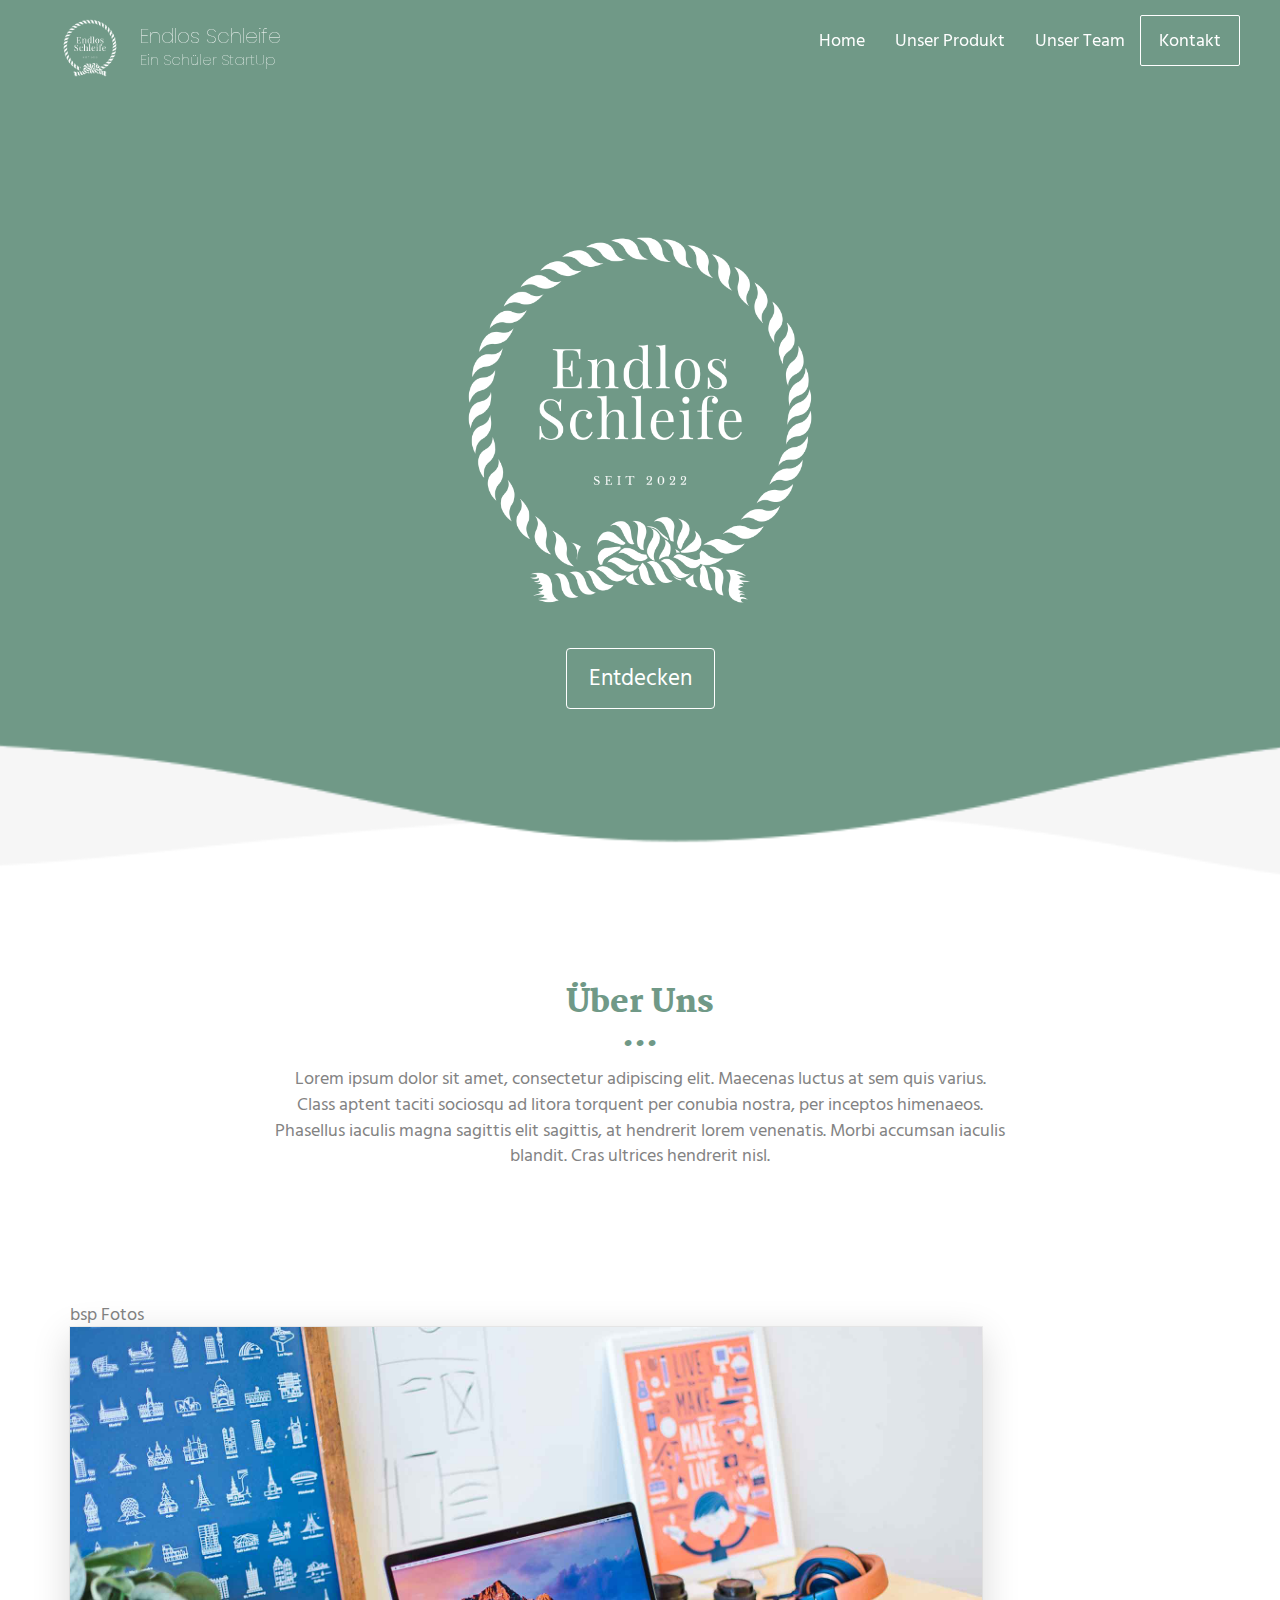
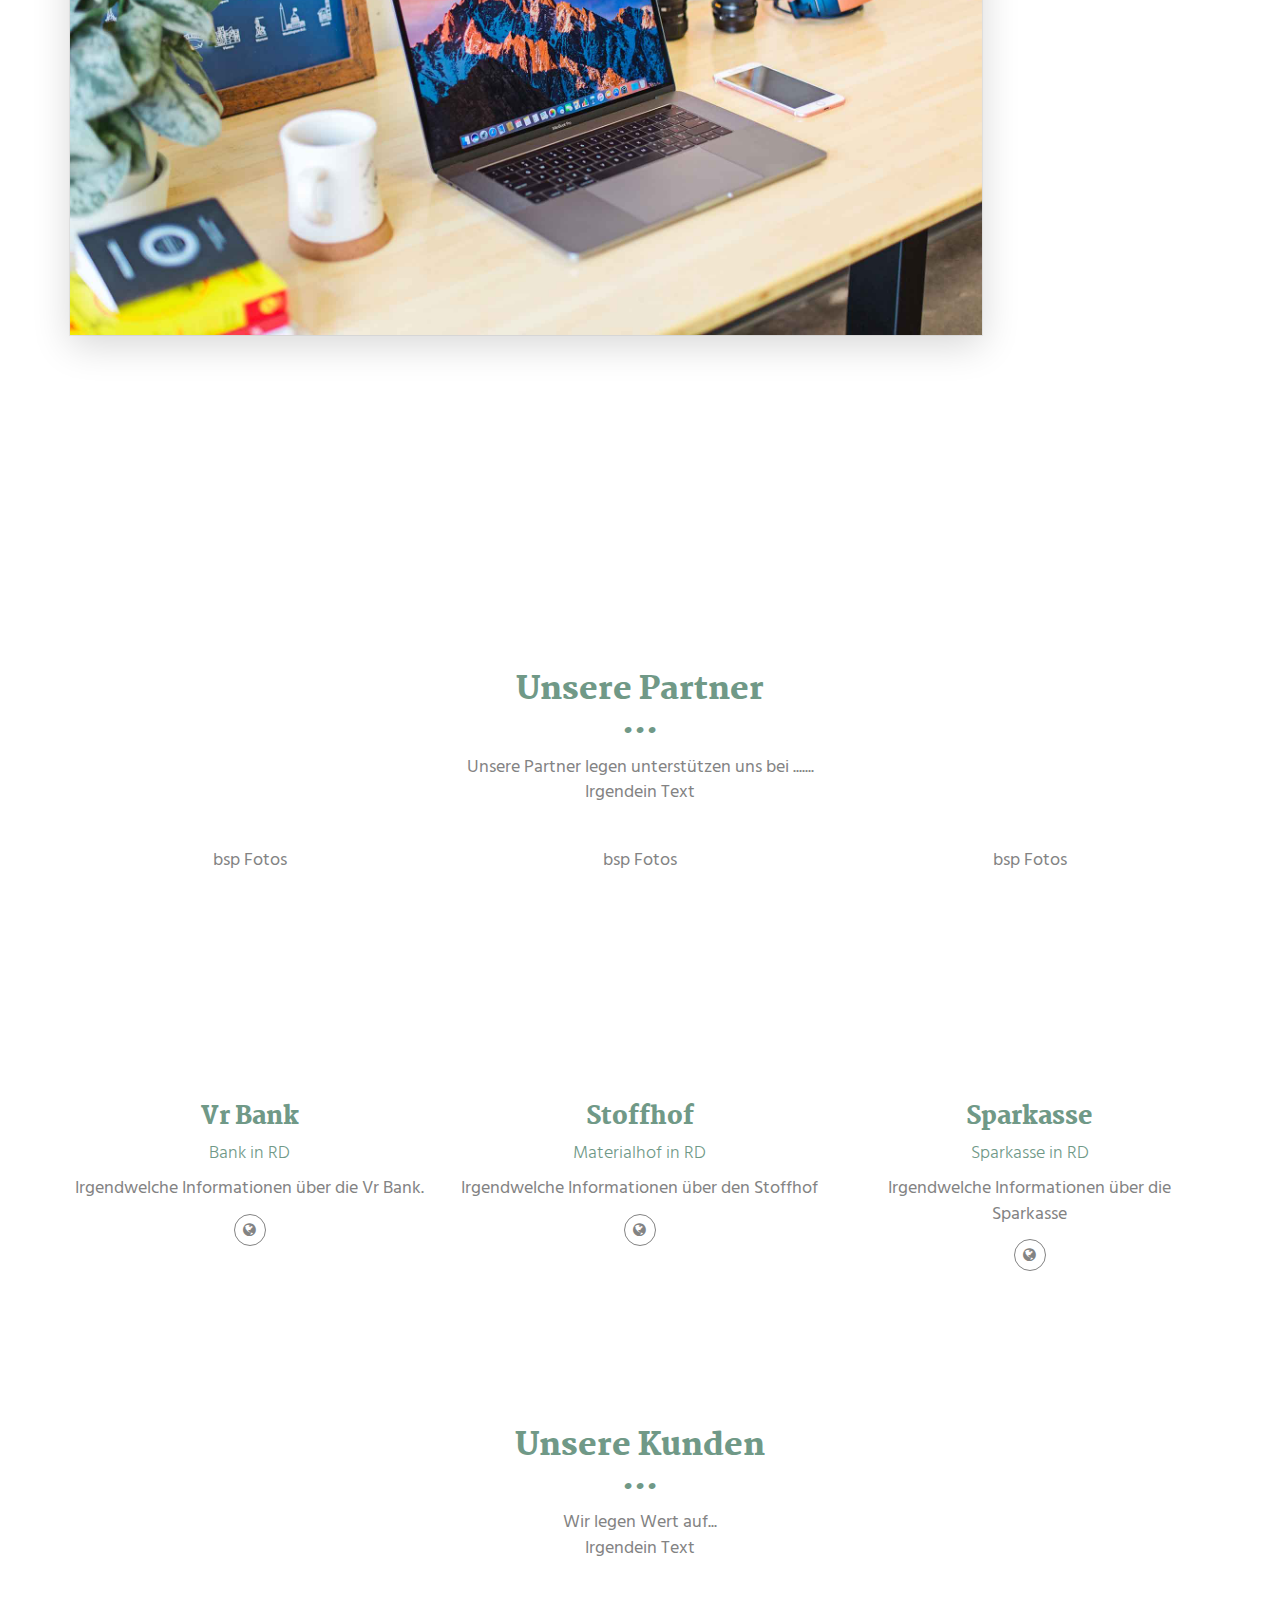
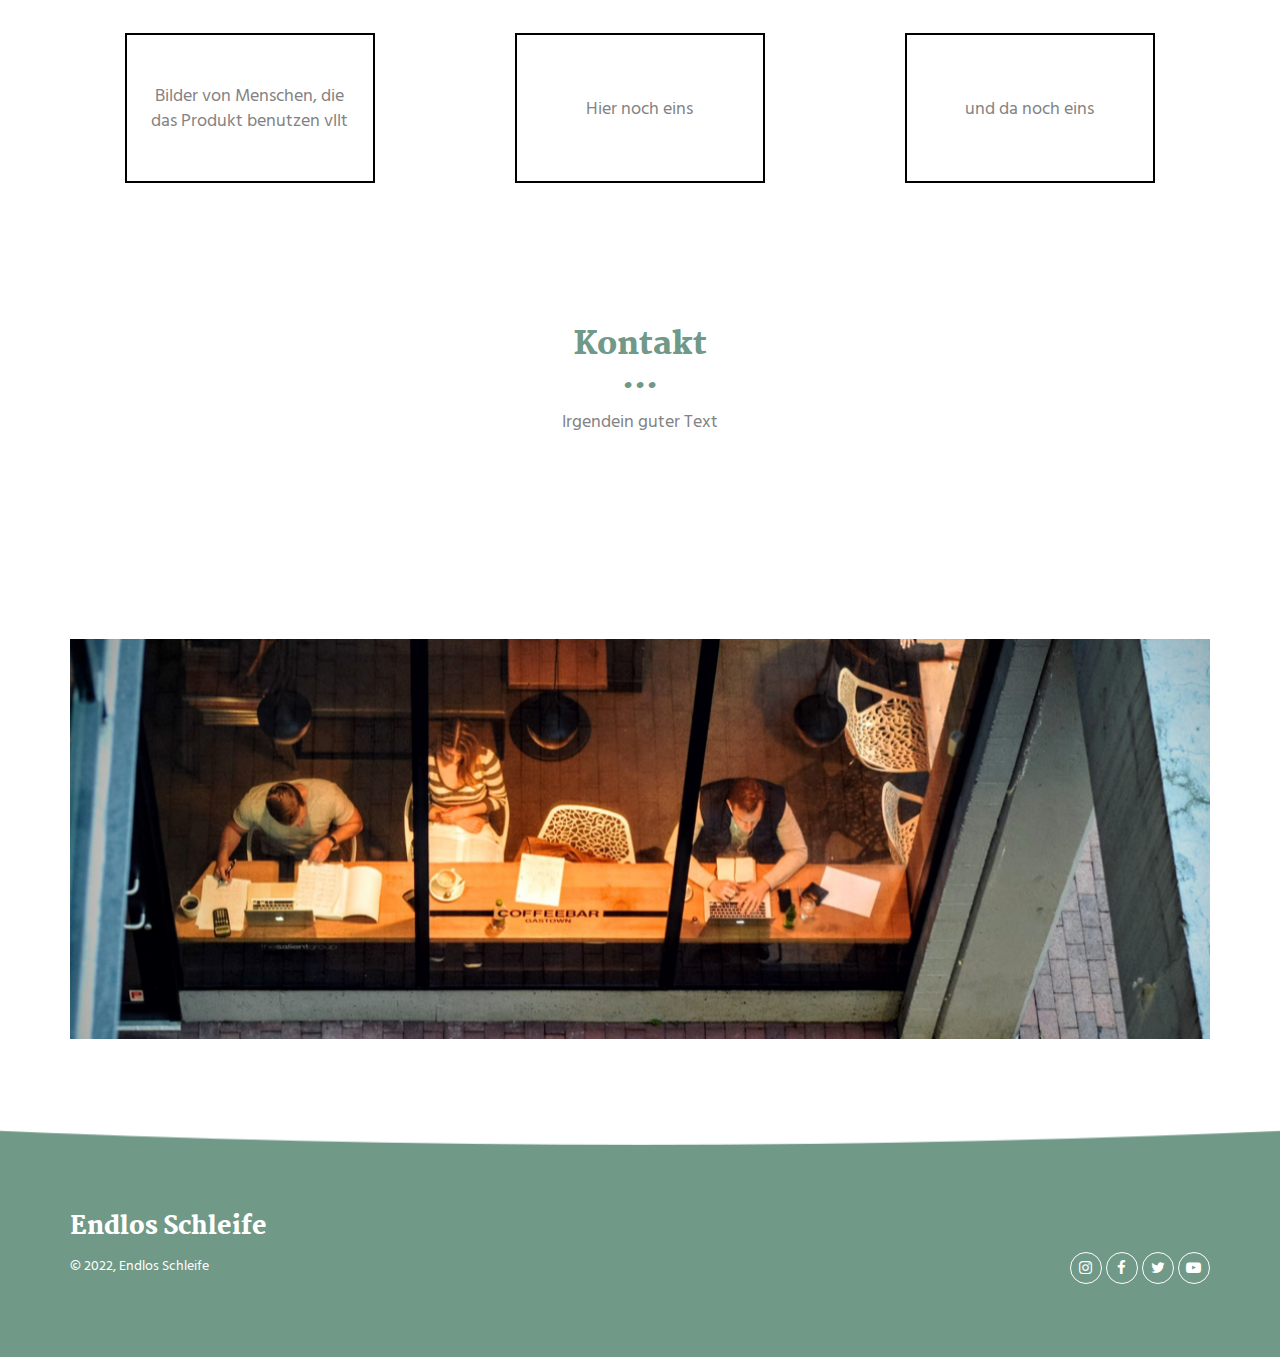
<file: index.html>
<!DOCTYPE html>
<html lang="de-DE">

<head>
  <meta charset="UTF-8">
  <meta content="IE=edge" http-equiv="X-UA-Compatible">
  <meta content="width=device-width,initial-scale=1" name="viewport">
  <meta content="description" name="description">
  <meta name="google" content="notranslate" />
  <meta content="Mashup templates have been developped by Orson.io team" name="author">

  <!-- Disable tap highlight on IE -->
  <meta name="msapplication-tap-highlight" content="no">
  
  
  <link rel="apple-touch-icon" sizes="180x180" href="./assets/apple-icon-180x180.png">
  <link href="./assets/favicon.ico" rel="icon">
  <link rel="preconnect" href="https://fonts.googleapis.com">
  <link rel="preconnect" href="https://fonts.gstatic.com" crossorigin>
  <link href="https://fonts.googleapis.com/css2?family=Montserrat:wght@300&family=Open+Sans:ital,wght@0,300;0,400;0,500;0,600;0,700;0,800;1,300;1,400;1,500;1,600;1,700;1,800&family=Poppins:wght@100;200;300;400;600;700&display=swap" rel="stylesheet">
  <title>Endlos Schleife - Ein Schüler StartUp</title>
  <link href="./main.550dcf66.css" rel="stylesheet">
  <link href="style.css" rel="stylesheet">
</head>

<body> <!-- Add your content of header -->
<header>
  <nav class="navbar navbar-default active">
    <div class="container">
      <div class="navbar-header">
        <button type="button" class="navbar-toggle collapsed" data-toggle="collapse" data-target="#navbar-collapse" aria-expanded="false">
          <span class="sr-only">Toggle navigation</span>
          <span class="icon-bar"></span>
          <span class="icon-bar"></span>
          <span class="icon-bar"></span>
        </button>
        <a href="index.html">
          <img src="assets/images/Endlos.png" class="navbar-brand  col-12" alt="Endlos Schleife Logo">
          <h1 class="linkbk">Endlos Schleife </h1>
            <h2 class="smaller">Ein Schüler StartUp</h2>
          
        </a>
      </div>

      <div class="collapse navbar-collapse" id="navbar-collapse">
        <ul class="nav navbar-nav navbar-right">
          <li class="underline"><a href="./index.html" title="">Home</a></li>
          <li class="underline more"><a href="./Produkt.html" title="">Unser Produkt</a></li>
          <li class="underline diff"><a href="./index.html" title="">Unser Team</a></li>
          <li>
            <p>
              <a href="#section2" class="btn btn-default navbar-btn" title="">Kontakt</a>
            </p>
          </li>
        </ul>
      </div> 
    </div>
  </nav>
</header>

<!-- Add your site or app content here -->
  <div class="hero-full-container background-image-container white-text-container">
    <div class="container">
      <div class="row">
        <div class="col-xs-12">
          <a class="" href="./index.html" title="">
            <img src="assets/images/Endlos.png" class="endlos_logo  col-12" alt="Endlos Schleife Logo">
          </a>
          <br>
          <a href="./Produkt.html" class="btn btn-default btn-lg" title="">Entdecken</a>
        </div>
      </div>
    </div>
  </div>

  <div class="section-container">
    <div class="container">
      <div class="row">
        <div class="col-xs-12 col-md-8 col-md-offset-2">
          <div class="text-center">
            <h2>Über Uns</h2>
            <p>Lorem ipsum dolor sit amet, consectetur adipiscing elit. Maecenas luctus at sem quis varius. 
            <br>
            Class aptent taciti sociosqu ad litora torquent per conubia nostra, per inceptos himenaeos. Phasellus iaculis magna sagittis elit sagittis, at hendrerit lorem venenatis. Morbi accumsan iaculis blandit. Cras ultrices hendrerit nisl.</p>
          </div>
       </div>
      </div>
    </div>
  </div>

  <div class="section-container">
    <div class="container">
      <div class="row">      
          <div class="col-xs-12">

              bsp Fotos
            <div id="carousel-example-generic" class="carousel carousel-fade slide" data-ride="carousel">
             
                <div class="carousel-inner" role="listbox">

                    <div class="item active">
                        <img class="img-responsive" src="./assets/images/img-06.jpg" alt="First slide">
                        <div class="carousel-caption card-shadow reveal">
                          
                          <h3>Stoffbeutel</h3>
                          <a class="left carousel-control" href="#carousel-example-generic" role="button" data-slide="prev">
                            <i class="fa fa-chevron-left" aria-hidden="true"></i>
                            <span class="sr-only">Zurück</span>
                          </a>
                          <a class="right carousel-control" href="#carousel-example-generic" role="button" data-slide="next">
                            <i class="fa fa-chevron-right" aria-hidden="true"></i>
                            <span class="sr-only">Nächster</span>
                          </a>
                          <p>
                            Sed id tellus in risus pre
                            tium imperdiet eu lobortis dolor. Sed pellentesque, urna ac viverra lacinia, erat mauris venenatis purus, mollis egestas urna purus ac ex.
                            Aenean nunc sem, lobortis at elit non, lobortis laoreet nibh. Maecenas at mi ipsum.
                          </p>
                          
                          <p>
                            Quisque tempor, ligula pharetra luctus elementum, arcu nisl suscipit ante, pharetra commodo dui est et enim. Sed eu vestibulum elit. Donec ut libero non.
                          </p>
                          <a href="./Produkt.html" class="btn btn-primary" title="">
                            Entdecken
                          </a>
                        </div>
                    </div>
                    <div class="item">
                        <img class="img-responsive" src="./assets/images/img-07.jpg" alt="First slide">
                        <div class="carousel-caption card-shadow reveal">

                          <h3>Stoffschleife</h3>
                            <a class="left carousel-control" href="#carousel-example-generic" role="button" data-slide="prev">
                              <i class="fa fa-chevron-left" aria-hidden="true"></i>
                              <span class="sr-only">Previous</span>
                            </a>
                            <a class="right carousel-control" href="#carousel-example-generic" role="button" data-slide="next">
                              <i class="fa fa-chevron-right" aria-hidden="true"></i>
                              <span class="sr-only">Next</span>
                            </a>
                          <p>
                            Pre id tellus in risus pre
                            tium imperdiet eu lobortis dolor. Sed pellentesque, urna ac viverra lacinia, erat mauris venenatis purus, mollis egestas urna purus ac ex.
                            Aenean nunc sem, lobortis at elit non, lobortis laoreet nibh. Maecenas at mi ipsum.
                          </p>
                          
                          <p>
                            Quisque tempor, ligula pharetra luctus elementum, arcu nisl suscipit ante, pharetra commodo dui est et enim. Sed eu vestibulum elit. Donec ut libero non.
                          </p>
                          <a href="./Produkt.html" class="btn btn-primary" title="">
                            Entdecken
                          </a>
                        </div>
                    </div>
                </div>
               
            </div>

           
          </div>
          
        </div>  
      
    </div>
  </div>

  <div class="section-container">
    <div class="container text-center">
      <div class="row section-container-spacer">
        <div class="col-xs-12 col-md-12">
          <h2>Unsere Partner</h2>
          <p>Unsere Partner legen unterstützen uns bei ....... <br>Irgendein Text</p>
        </div>  
      </div>
      <div class="row">
        <div class="col-xs-12 col-md-4">
          bsp Fotos
          <div class="hover shadow">
            <img src="./assets/images/profil-01.jpg" alt="" class="reveal img-responsive reveal-content image-center">
          </div>
          <h3>Vr Bank</h3>
          <h4>Bank in RD</h4>
          <p>Irgendwelche Informationen über die Vr Bank.</p>
          <p>
            <a href="https://www.meine-vrbank.de/startseite.html" class="social-round-icon fa-icon text-center" title="">
              <i class="fa fa-globe" aria-hidden="true"></i>
            </a>
          </p>
        </div>
       
        <div class="col-xs-12 col-md-4">
          bsp Fotos
          <div class="hover shadow">
            <img src="./assets/images/profil-02.jpg" alt="" class="reveal img-responsive reveal-content image-center">
          </div>
          <h3>Stoffhof</h3>
          <h4>Materialhof in RD</h4>
          <p>Irgendwelche Informationen über den Stoffhof</p>
          <p>
            <a href="https://www.awr.de/unser-leistungsangebot/service/recyclinghoefe/" class="social-round-icon fa-icon text-center" title="">
              <i class="fa fa-globe" aria-hidden="true"></i>
            </a>
          </p>
        </div>
        <div class="col-xs-12 col-md-4">
          bsp Fotos
          <div class="hover shadow">
            <img src="./assets/images/profil-03.jpg" alt="" class="reveal img-responsive reveal-content image-center">
          </div>
          <h3>Sparkasse</h3>
          <h4>Sparkasse in RD</h4>
          <p>Irgendwelche Informationen über die Sparkasse</p>
          <p>
            <a href="https://www.sparkasse.de/" class="social-round-icon fa-icon text-center" title="">
              <i class="fa fa-globe" aria-hidden="true"></i>
            </a>
          </p>
        </div>
      </div>
    </div>
  </div>

  <div class="section-container">
    <div class="container text-center">
      <div class="row section-container-spacer">
        <div class="col-xs-12 col-md-12">
          <h2 class="text-center">Unsere Kunden</h2>
          <p>Wir legen Wert auf... <br>Irgendein Text</p>
        </div>  
      </div>
      <div class="row">
        <div class="col-xs-12 col-md-4 flex">
          <div class="boxartext">Bilder von Menschen, die das Produkt benutzen vllt</div>
          <!--  <img src="./assets/images/logo-01.png" alt="" class="img-responsive reveal-content image-center">  -->

        </div>
       
        <div class="col-xs-12 col-md-4 flex">
         <div class="boxartext"> Hier noch eins </div>
          <!--   <img src="./assets/images/logo-02.png" alt="" class="img-responsive reveal-content image-center">   -->
        </div>
        <div class="col-xs-12 col-md-4 flex">
          <div class="boxartext">und da noch eins</div>
          <!--  <img src="./assets/images/logo-03.png" alt="" class="img-responsive reveal-content image-center">   -->
        </div>
      </div>
    </div>
  </div>
 
 
  <div  id="section2" class="section-container contact-container">
    <div class="container">
      <div class="row">
        <div class="col-xs-12 col-md-12">
          <div class="section-container-spacer">
            <h2 class="text-center">Kontakt</h2>
            <p class="text-center">Irgendein guter Text</p>
          </div>
          <div class="card-container">
            <div class="card card-shadow col-xs-10 col-xs-offset-1 col-md-8 col-md-offset-2 reveal">
              <form action="https://formsubmit.co/191a49b3241343eeffef9301d81e0cee" method="POST" class="reveal-content">
                <!-- Honeypot -->
                <input type="text" name="_honey" style="display: none;">
                <!-- Disable Captcha -->
                <input type="hidden" name="_captcha" value="false">
                <input type="hidden" name="_next" value="https://flippsa.github.io/Endlos-Schleife/erfolg">
                <div class="row">
                  <div class="col-md-7">
                    <div class="form-group">
                      <input type="email" class="form-control" name="email" id="email" placeholder="Email" required>
                    </div>
                    <div class="form-group">
                      <input type="text" class="form-control" name="Betreff" id="subject" placeholder="Betreff" required>
                    </div>
                    <div class="form-group">
                      <textarea class="form-control" name="Nachricht" rows="3" placeholder="Nachricht hier eingeben" required></textarea>
                    </div>
                    <button type="submit" class="btn btn-primary">Senden</button>
                  </div>
                  <div class="col-md-5">
                    <ul class="list-unstyled address-container">
                      <li>
                        <span class="fa-icon">
                          <i class="fa fa-phone" aria-hidden="true"></i>
                        </span>
                        + Telefonnummer
                      </li>
                      <li>
                        <span class="fa-icon">
                          <i class="fa fa fa-map-o" aria-hidden="true"></i>
                        </span>
                        Ritterstraße 12, 24768 Rendsburg
                      </li>
                    </ul>
                  </div>
                </div>
              </form>
            </div>
            <div class="card-image col-xs-12" style="background-image: url('/assets/images/img-01.jpg')">
            </div>
          </div>
        </div>  
      </div>
    </div>
  </div>

<script>
  document.addEventListener("DOMContentLoaded", function (event) {
    navbarFixedTopAnimation();
  });
</script>

<footer class="footer-container white-text-container">
  <div class="container">
    <div class="row">

     
      <div class="col-xs-12">
        <h3>Endlos Schleife</h3>

        <div class="row">
          <div class="col-xs-12 col-sm-7">
            <p><small> &copy 2022, Endlos Schleife </small>
            </p>
          </div>
          <div class="col-xs-12 col-sm-5">
            <p class="text-right">
              <a href="https://www.instagram.com/endlosschleife_official/" class="social-round-icon white-round-icon fa-icon" target="_blank">
                  <i class="fa fa-instagram"></i>
              </a>
              <a href="https://www.facebook.com/people/Endlosschleife-Hela/100087399893054/" class="social-round-icon white-round-icon fa-icon"  target="_blank" title="">
                <i class="fa fa-facebook" aria-hidden="true"></i>
              </a>
              <a href="https://twitter.com/" class="social-round-icon white-round-icon fa-icon" target="_blank" title="">
                <i class="fa fa-twitter" aria-hidden="true"></i>
              </a>
              <a href="https://www.youtube.com/@endlosschleife_official" class="social-round-icon white-round-icon fa-icon" target="_blank" title="">
                <i class="fa fa-youtube-play" aria-hidden="true"></i>
              </a>
            </p>
          </div>
        </div>
        
        
      </div>
    </div>
  </div>
</footer>

<script>
  document.addEventListener("DOMContentLoaded", function (event) {
    navActivePage();
    scrollRevelation('.reveal');
  });
</script>

<!-- Google Analytics: change UA-XXXXX-X to be your site's ID 

<script>
  (function (i, s, o, g, r, a, m) {
    i['GoogleAnalyticsObject'] = r; i[r] = i[r] || function () {
      (i[r].q = i[r].q || []).push(arguments)
    }, i[r].l = 1 * new Date(); a = s.createElement(o),
      m = s.getElementsByTagName(o)[0]; a.async = 1; a.src = g; m.parentNode.insertBefore(a, m)
  })(window, document, 'script', '//www.google-analytics.com/analytics.js', 'ga');
  ga('create', 'UA-XXXXX-X', 'auto');
  ga('send', 'pageview');
</script>

--> <script type="text/javascript" src="./main.0cf8b554.js"></script></body>

</html>
</file>
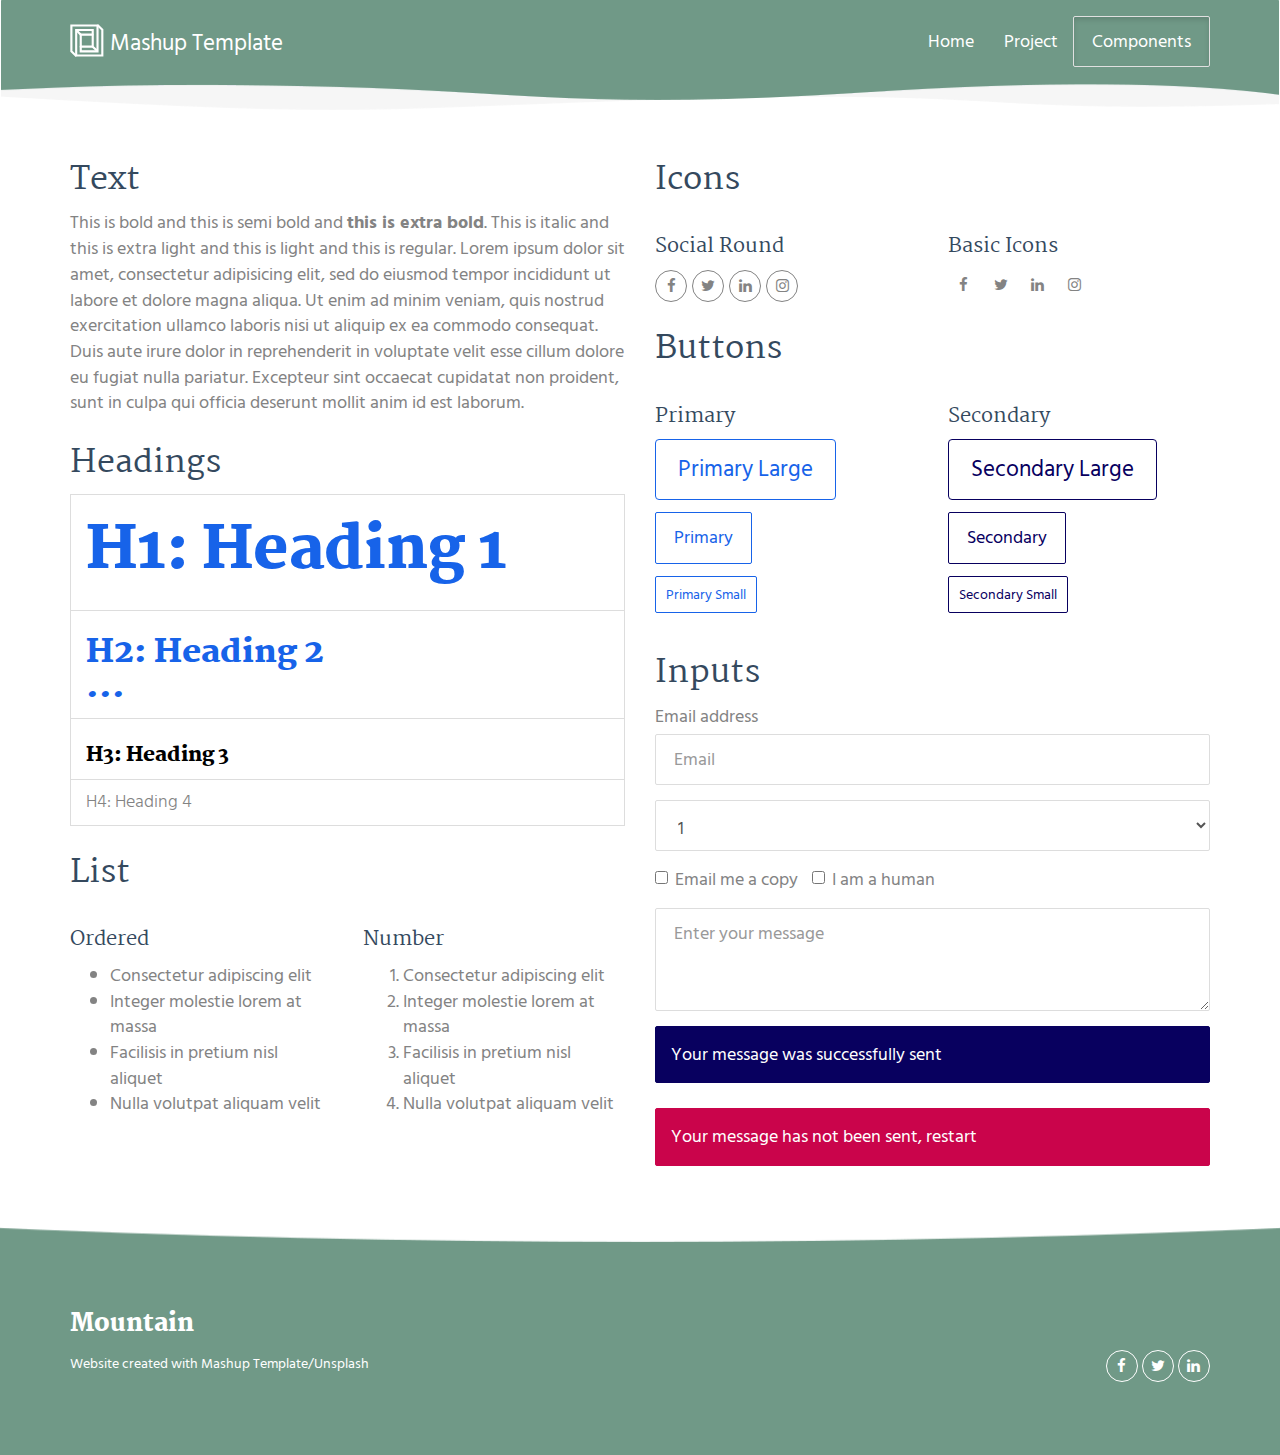
<file: components.html>
<!DOCTYPE html>
<html lang="en">

<head>
  <meta charset="UTF-8">
  <meta content="IE=edge" http-equiv="X-UA-Compatible">
  <meta content="width=device-width,initial-scale=1" name="viewport">
  <meta content="description" name="description">
  <meta name="google" content="notranslate" />
  <meta content="Mashup templates have been developped by Orson.io team" name="author">

  <!-- Disable tap highlight on IE -->
  <meta name="msapplication-tap-highlight" content="no">
  
  
  <link rel="apple-touch-icon" sizes="180x180" href="./assets/apple-icon-180x180.png">
  <link href="./assets/favicon.ico" rel="icon">

  <link href="" rel="stylesheet">


  <title>Title page</title>

<link href="./main.550dcf66.css" rel="stylesheet"></head>

<body> <!-- Add your content of header -->
<header>
  <nav class="navbar navbar-default active">
    <div class="container">
      <div class="navbar-header">
        <button type="button" class="navbar-toggle collapsed" data-toggle="collapse" data-target="#navbar-collapse" aria-expanded="false">
          <span class="sr-only">Toggle navigation</span>
          <span class="icon-bar"></span>
          <span class="icon-bar"></span>
          <span class="icon-bar"></span>
        </button>
        <a class="navbar-brand" href="./index.html" title="">
          <img src="./assets/images/mashup-icon.svg" class="navbar-logo-img" alt="">
          Mashup Template
        </a>
      </div>

      <div class="collapse navbar-collapse" id="navbar-collapse">
        <ul class="nav navbar-nav navbar-right">
          <li><a href="./index.html" title="">Home</a></li>
          <li><a href="./project.html" title="">Project</a></li>
          <li>
            <p>
              <a href="./components.html" class="btn btn-default navbar-btn" title="">Components</a>
            </p>
          </li>

        </ul>
      </div> 
    </div>
  </nav>
</header>

<!-- Add your site or app content here -->
  <div class="container">
    <div class="row">
      <div class="col-xs-12 col-md-6">

        <div class="template-example">
          <h2 class="template-title-example">Text</h2>
          <p>This is bold and this is semi bold and <b>this is extra bold</b>. This is italic and this is extra light and this is light
          and this is regular. Lorem ipsum dolor sit amet, consectetur adipisicing elit, sed do eiusmod
          tempor incididunt ut labore et dolore magna aliqua. Ut enim ad minim veniam,
          quis nostrud exercitation ullamco laboris nisi ut aliquip ex ea commodo
          consequat. Duis aute irure dolor in reprehenderit in voluptate velit esse
          cillum dolore eu fugiat nulla pariatur. Excepteur sint occaecat cupidatat non
          proident, sunt in culpa qui officia deserunt mollit anim id est laborum.
          </p>
        </div>

        <div class="template-example">
          <h2 class="template-title-example">Headings</h2>
          
          <table class="table table-bordered">
            <tr><td><h1>H1: Heading 1</h1></td></tr>
            <tr><td><h2>H2: Heading 2</h2></td></tr>
            <tr><td><h3>H3: Heading 3</h3></td></tr>
            <tr><td><h4>H4: Heading 4</h4></td></tr>
          </table>
        </div>

        <div class="template-example">
          <h2 class="template-title-example">List</h2>
          <div class="row">
            <div class="col-md-6">
              <h3 class="template-title-example">Ordered</h3>
              <ul>
                <li>Consectetur adipiscing elit</li>
                <li>Integer molestie lorem at massa</li>
                <li>Facilisis in pretium nisl aliquet</li>
                <li>Nulla volutpat aliquam velit</li>
              </ul>
            </div>
            <div class="col-md-6">
              <h3 class="template-title-example">Number</h3>
              <ol>
                <li>Consectetur adipiscing elit</li>
                <li>Integer molestie lorem at massa</li>
                <li>Facilisis in pretium nisl aliquet</li>
                <li>Nulla volutpat aliquam velit</li>
              </ol>
            </div>
          </div>
        </div>

        
      </div>

      <div class="col-xs-12 col-md-6">
        <div class="template-example">
          <h2 class="template-title-example">Icons</h2>
          
          <div class="row">
            <div class="col-md-6">
              <h3 class="template-title-example">Social Round</h2>
              <ul class="list-icons">
                <li>
                  <a href="" class="social-round-icon fa-icon">
                    <i class="fa fa-facebook"></i>
                  </a>
                </li>
                <li>
                  <a href="" class="social-round-icon fa-icon">
                    <i class="fa fa-twitter"></i>
                  </a>
                </li>
                <li>
                  <a href="" class="social-round-icon fa-icon">
                    <i class="fa fa-linkedin"></i>
                  </a>
                </li>
                <li>
                  <a href="" class="social-round-icon fa-icon">
                    <i class="fa fa-instagram"></i>
                  </a>
                </li>
              </ul>
            </div>
            <div class="col-md-6">
               <h3 class="template-title-example">Basic Icons</h2>
                <ul class="list-icons">
                  <li>
                    <span class="fa-icon">
                      <i class="fa fa-facebook"></i>
                    </span>
                  </li>
                  <li>
                    <span class="fa-icon">
                      <i class="fa fa-twitter"></i>
                    </span>
                  </li>
                  <li>
                    <span class="fa-icon">
                      <i class="fa fa-linkedin"></i>
                    </span>
                  </li>
                  <li>
                    <span class="fa-icon">
                      <i class="fa fa-instagram"></i>
                    </span>
                  </li>
                </ul>
            </div>

          </div>


          


        </div>

        <div class="template-example">
          <h2 class="template-title-example">Buttons</h2>
          <div class="row">
            <div class="col-md-6">
              <h3 class="template-title-example">Primary</h2>
              <div class="row">
                  <div class="col-md-6">
                  <p><a href="" class="btn btn-primary btn-lg">Primary Large</a></p>
                  <p><a href="" class="btn btn-primary">Primary </a></p>
                  <p><a href="" class="btn btn-primary btn-sm">Primary Small</a></p>
                </div>
              </div>

            </div>

            <div class="col-md-6">
              <h3 class="template-title-example">Secondary</h2>
              <div class="row">
                  <div class="col-md-6">
                  <p><a href="" class="btn btn-info btn-lg">Secondary Large</a></p>
                  <p><a href="" class="btn btn-info">Secondary </a></p>
                  <p><a href="" class="btn btn-info btn-sm">Secondary Small</a></p>
                </div>
              </div>
            </div>
          </div>
        </div>
        
        <div class="template-example">
          <h2 class="template-title-example">Inputs</h2>

            <div class="form-group">
              <label for="exampleInputEmail1">Email address</label>
              <input type="email" class="form-control" id="exampleInputEmail1" placeholder="Email">
            </div>

            <div class="form-group">
              <select class="form-control">
                <option>1</option>
                <option>2</option>
                <option>3</option>
                <option>4</option>
                <option>5</option>
              </select>
            </div>

            <div class="form-group">
              <label class="checkbox-inline">
                <input 
                type="checkbox" id="inlineCheckbox1" value="option1"> Email me a copy
              </label>
              <label class="checkbox-inline">
                <input type="checkbox" id="inlineCheckbox2" value="option2"> I am a human
              </label>
            </div>

            <div class="form-group">
              <textarea class="form-control" rows="3" placeholder="Enter your message"></textarea>
            </div>
            
            <div class="alert alert-success" role="alert">Your message was successfully sent</div>
            <div class="alert alert-danger" role="alert">Your message has not been sent, restart</div>
        </div>




      </div>
    </div>
  </div>

<footer class="footer-container white-text-container">
  <div class="container">
    <div class="row">

     
      <div class="col-xs-12">
        <h3>Mountain</h3>

        <div class="row">
          <div class="col-xs-12 col-sm-7">
            <p><small>Website created with <a href="http://www.mashup-template.com/" title="Create website with free html template">Mashup Template</a>/<a href="https://www.unsplash.com/" title="Beautiful Free Images">Unsplash</a></small>
            </p>
          </div>
          <div class="col-xs-12 col-sm-5">
            <p class="text-right">
              <a href="https://facebook.com/" class="social-round-icon white-round-icon fa-icon" title="">
                <i class="fa fa-facebook" aria-hidden="true"></i>
              </a>
              <a href="https://twitter.com/" class="social-round-icon white-round-icon fa-icon" title="">
                <i class="fa fa-twitter" aria-hidden="true"></i>
              </a>
              <a href="https://www.linkedin.com/" class="social-round-icon white-round-icon fa-icon" title="">
                <i class="fa fa-linkedin" aria-hidden="true"></i>
              </a>
            </p>
          </div>
        </div>
        
        
      </div>
    </div>
  </div>
</footer>

<script>
  document.addEventListener("DOMContentLoaded", function (event) {
    navActivePage();
    scrollRevelation('.reveal');
  });
</script>

<!-- Google Analytics: change UA-XXXXX-X to be your site's ID 

<script>
  (function (i, s, o, g, r, a, m) {
    i['GoogleAnalyticsObject'] = r; i[r] = i[r] || function () {
      (i[r].q = i[r].q || []).push(arguments)
    }, i[r].l = 1 * new Date(); a = s.createElement(o),
      m = s.getElementsByTagName(o)[0]; a.async = 1; a.src = g; m.parentNode.insertBefore(a, m)
  })(window, document, 'script', '//www.google-analytics.com/analytics.js', 'ga');
  ga('create', 'UA-XXXXX-X', 'auto');
  ga('send', 'pageview');
</script>

--> <script type="text/javascript" src="./main.0cf8b554.js"></script></body>

</html>
</file>
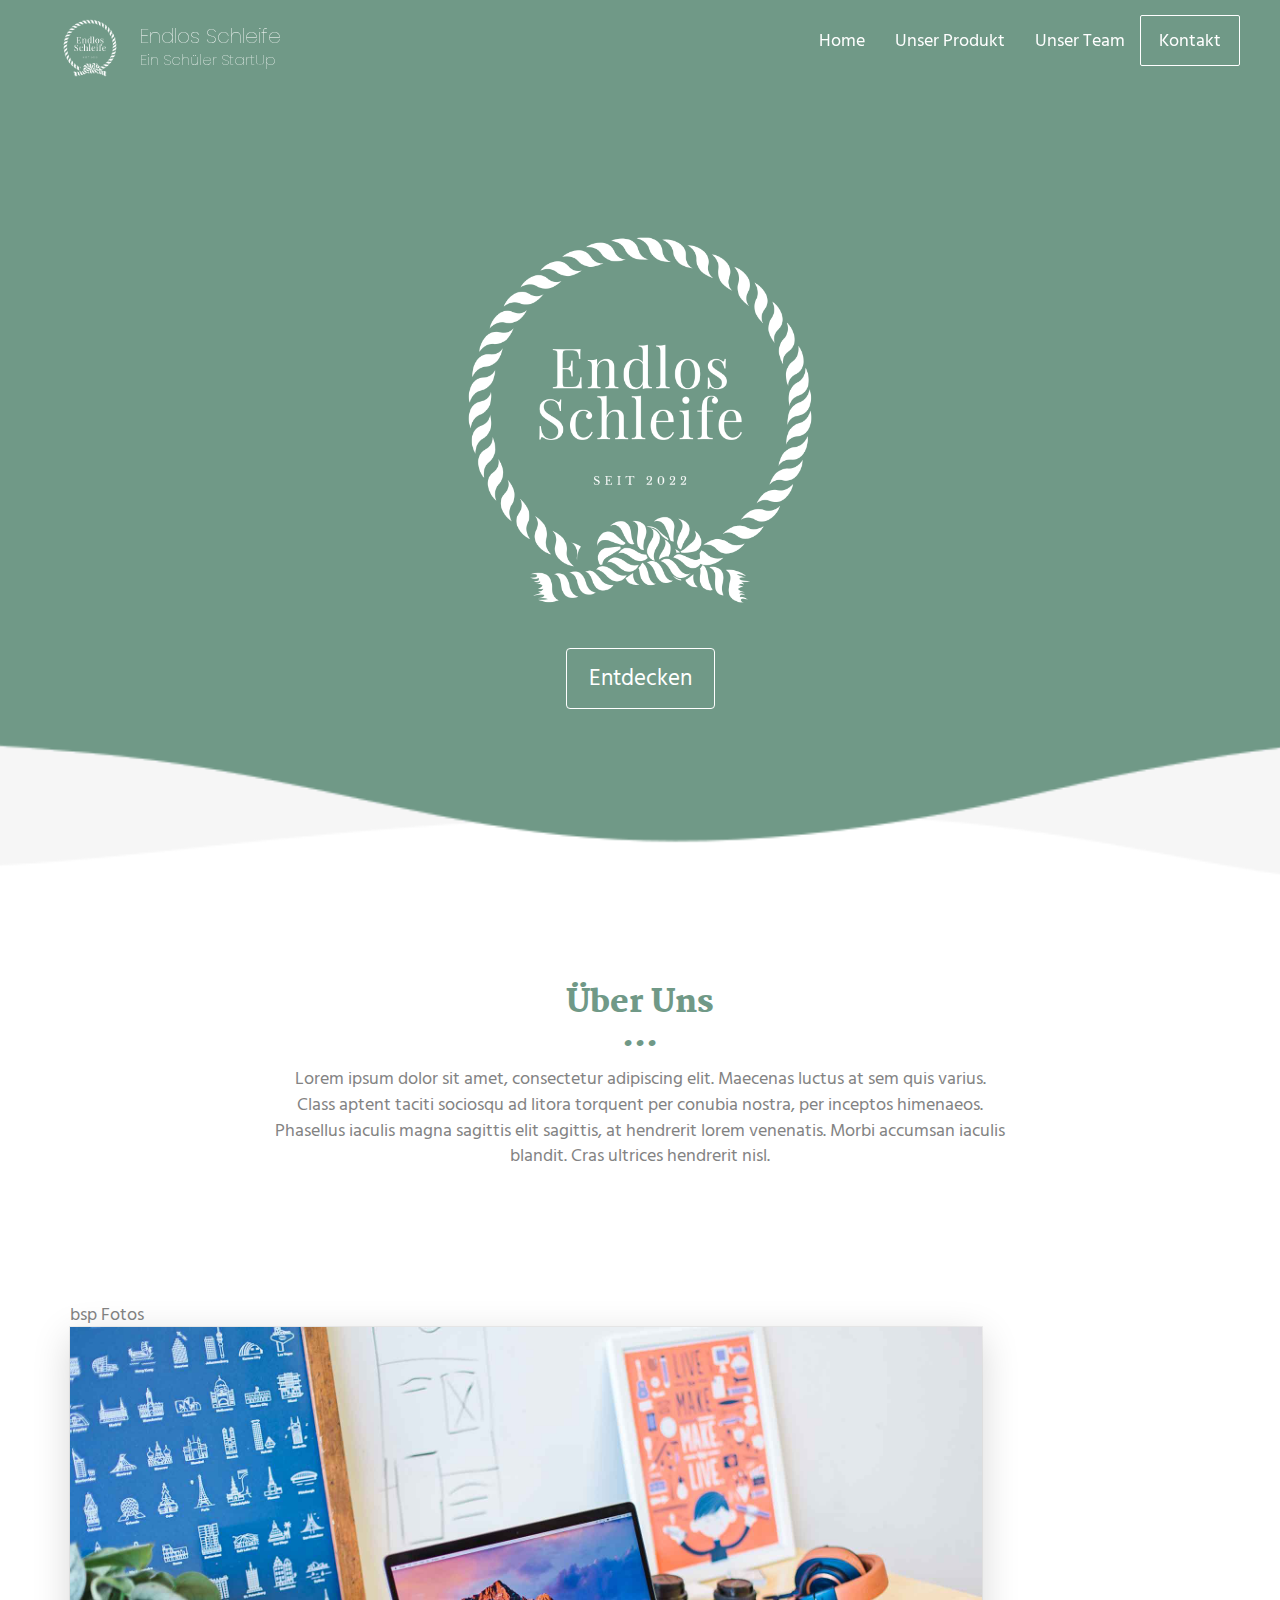
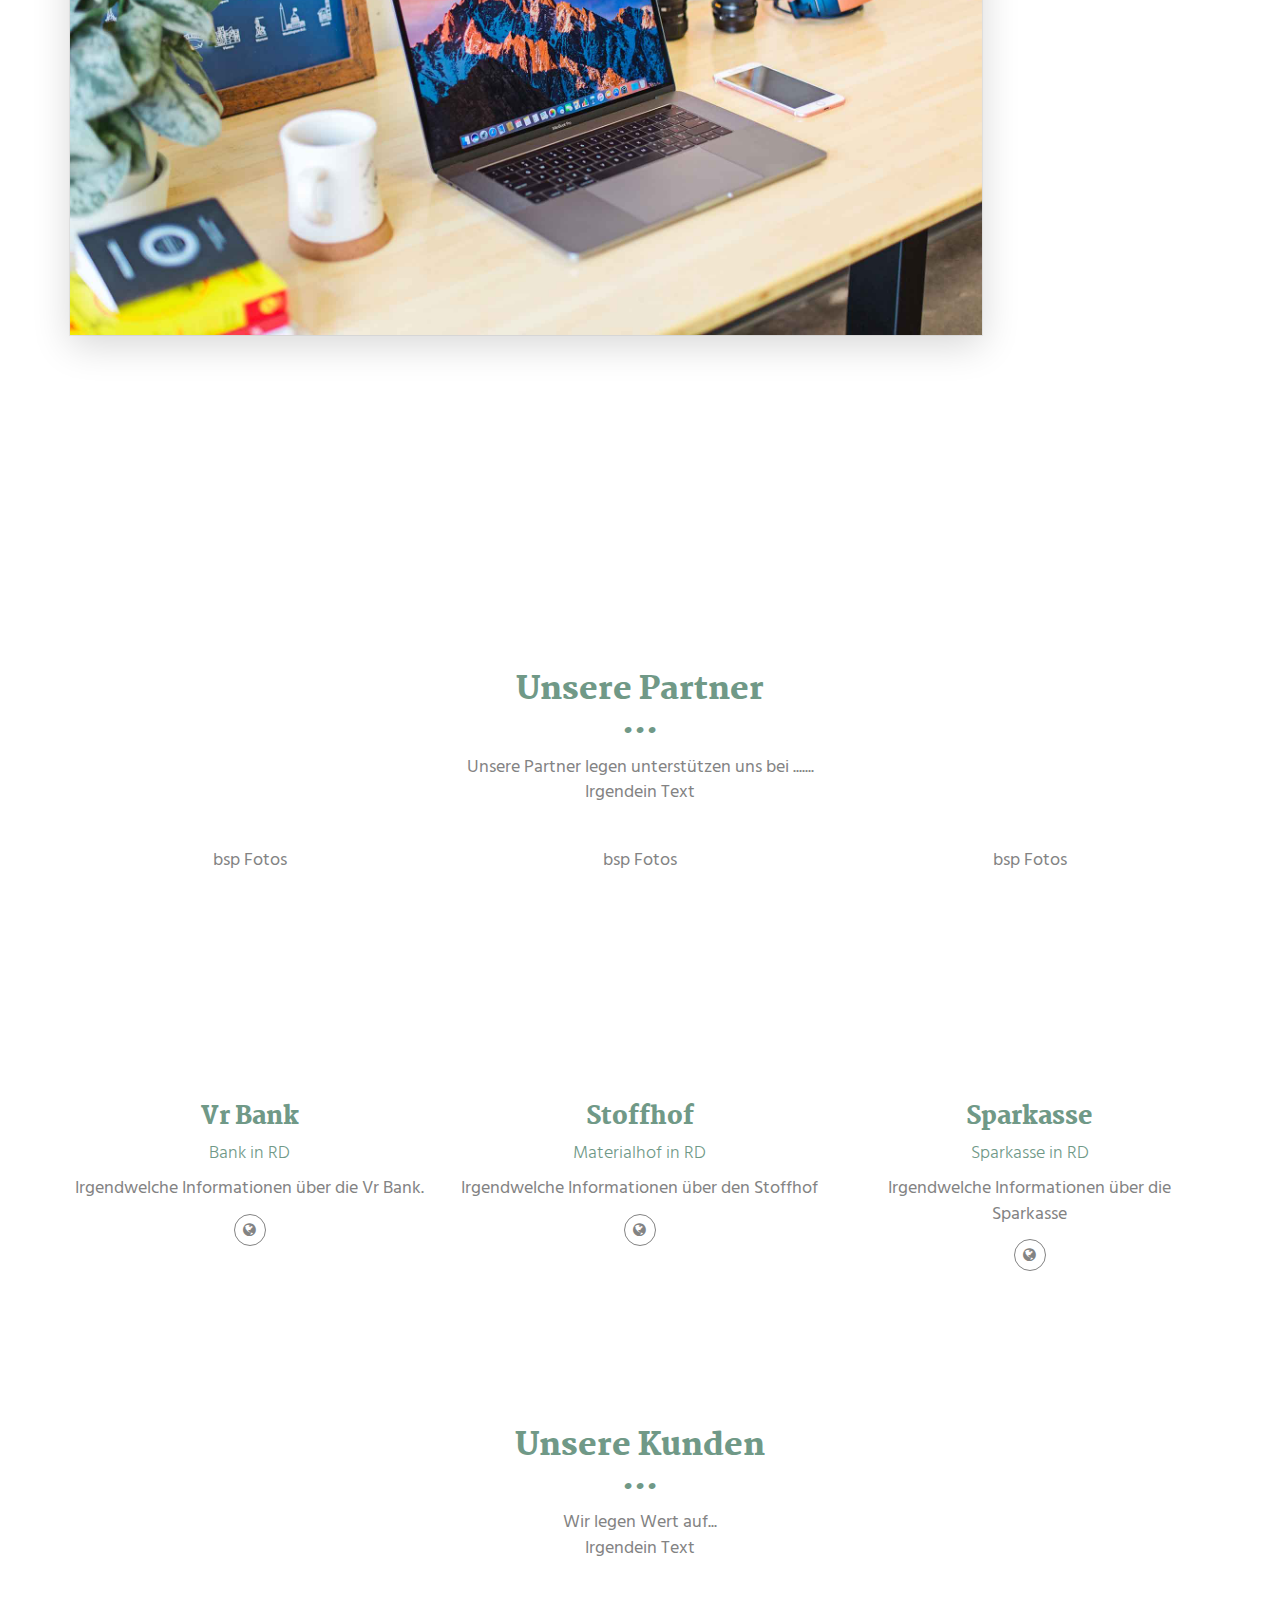
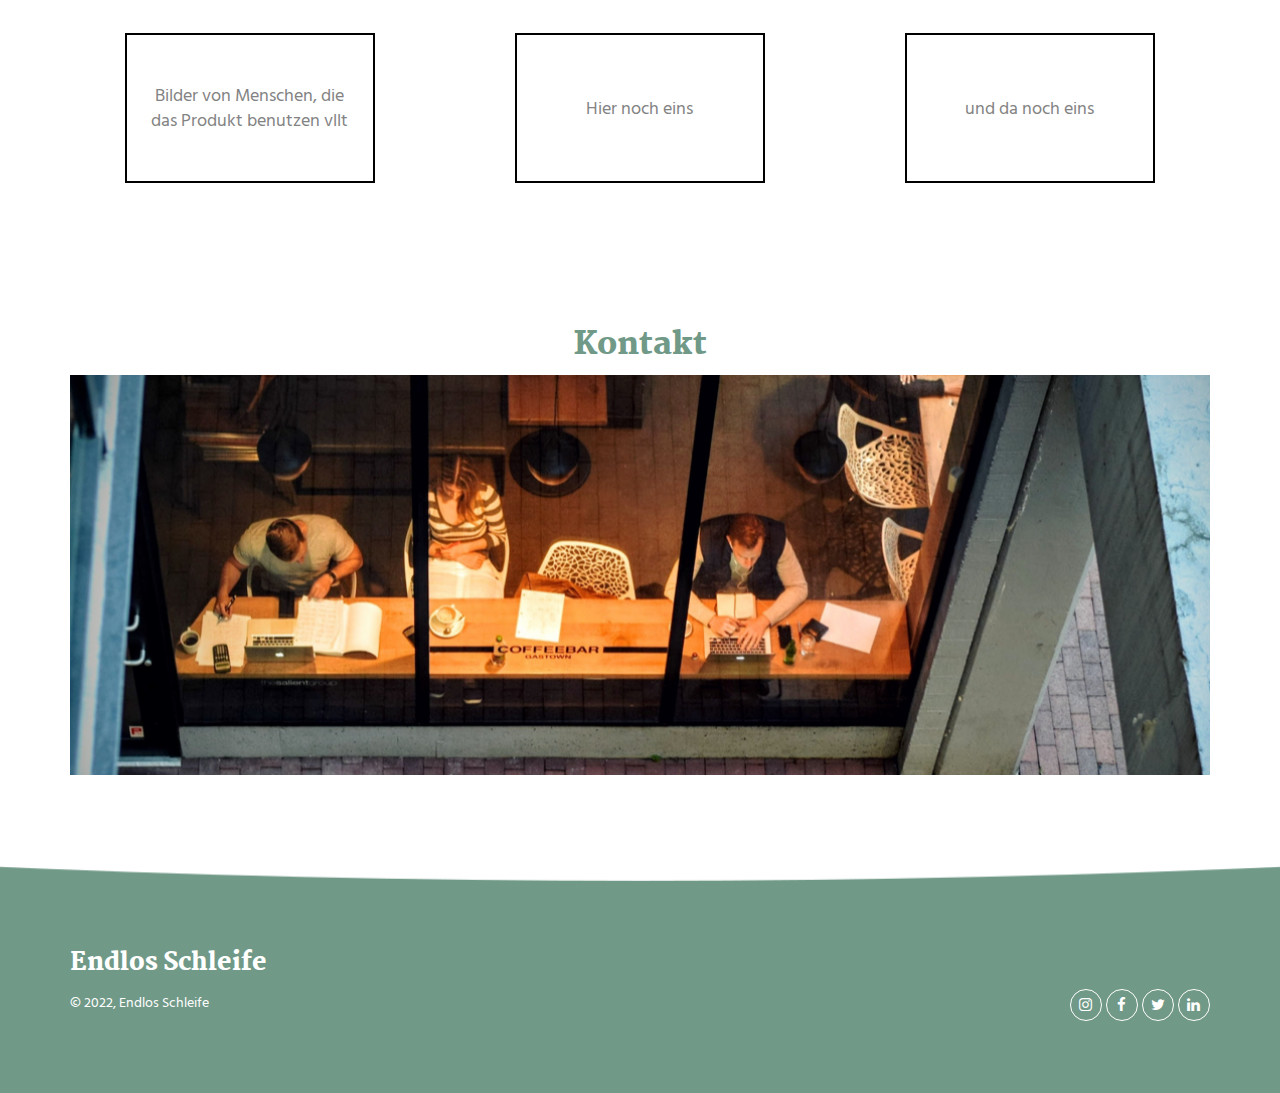
<file: erfolg.html>
<!DOCTYPE html>
<html lang="de-DE">

<head>
  <meta charset="UTF-8">
  <meta content="IE=edge" http-equiv="X-UA-Compatible">
  <meta content="width=device-width,initial-scale=1" name="viewport">
  <meta content="description" name="description">
  <meta name="google" content="notranslate" />
  <meta content="Mashup templates have been developped by Orson.io team" name="author">

  <!-- Disable tap highlight on IE -->
  <meta name="msapplication-tap-highlight" content="no">
  
  
  <link rel="apple-touch-icon" sizes="180x180" href="./assets/apple-icon-180x180.png">
  <link href="./assets/favicon.ico" rel="icon">
  <link rel="preconnect" href="https://fonts.googleapis.com">
  <link rel="preconnect" href="https://fonts.gstatic.com" crossorigin>
  <link href="https://fonts.googleapis.com/css2?family=Montserrat:wght@300&family=Open+Sans:ital,wght@0,300;0,400;0,500;0,600;0,700;0,800;1,300;1,400;1,500;1,600;1,700;1,800&family=Poppins:wght@100;200;300;400;600;700&display=swap" rel="stylesheet">
  <title>Endlos Schleife - Ein Schüler StartUp</title>
  <link href="./main.550dcf66.css" rel="stylesheet">
  <link href="style.css" rel="stylesheet">
</head>

<body> <!-- Add your content of header -->
<header>
  <nav class="navbar navbar-default active">
    <div class="container">
      <div class="navbar-header">
        <button type="button" class="navbar-toggle collapsed" data-toggle="collapse" data-target="#navbar-collapse" aria-expanded="false">
          <span class="sr-only">Toggle navigation</span>
          <span class="icon-bar"></span>
          <span class="icon-bar"></span>
          <span class="icon-bar"></span>
        </button>
        <a href="index.html">
          <img src="assets/images/Endlos.png" class="navbar-brand  col-12" alt="Endlos Schleife Logo">
          <h1 class="linkbk">Endlos Schleife </h1>
            <h2 class="smaller">Ein Schüler StartUp</h2>
          
        </a>
      </div>

      <div class="collapse navbar-collapse" id="navbar-collapse">
        <ul class="nav navbar-nav navbar-right">
          <li class="underline"><a href="./index.html" title="">Home</a></li>
          <li class="underline more"><a href="./project.html" title="">Unser Produkt</a></li>
          <li class="underline diff"><a href="./index.html" title="">Unser Team</a></li>
          <li>
            <p>
              <a href="#section2" class="btn btn-default navbar-btn" title="">Kontakt</a>
            </p>
          </li>
        </ul>
      </div> 
    </div>
  </nav>
</header>

<!-- Add your site or app content here -->
  <div class="hero-full-container background-image-container white-text-container">
    <div class="container">
      <div class="row">
        <div class="col-xs-12">
          <a class="" href="./index.html" title="">
            <img src="assets/images/Endlos.png" class="endlos_logo  col-12" alt="Endlos Schleife Logo">
          </a>
          <br>
          <a href="./project.html" class="btn btn-default btn-lg" title="">Entdecken</a>
        </div>
      </div>
    </div>
  </div>

  <div class="section-container">
    <div class="container">
      <div class="row">
        <div class="col-xs-12 col-md-8 col-md-offset-2">
          <div class="text-center">
            <h2>Über Uns</h2>
            <p>Lorem ipsum dolor sit amet, consectetur adipiscing elit. Maecenas luctus at sem quis varius. 
            <br>
            Class aptent taciti sociosqu ad litora torquent per conubia nostra, per inceptos himenaeos. Phasellus iaculis magna sagittis elit sagittis, at hendrerit lorem venenatis. Morbi accumsan iaculis blandit. Cras ultrices hendrerit nisl.</p>
          </div>
       </div>
      </div>
    </div>
  </div>

  <div class="section-container">
    <div class="container">
      <div class="row">      
          <div class="col-xs-12">

              bsp Fotos
            <div id="carousel-example-generic" class="carousel carousel-fade slide" data-ride="carousel">
             
                <div class="carousel-inner" role="listbox">

                    <div class="item active">
                        <img class="img-responsive" src="./assets/images/img-06.jpg" alt="First slide">
                        <div class="carousel-caption card-shadow reveal">
                          
                          <h3>Stoffbeutel</h3>
                          <a class="left carousel-control" href="#carousel-example-generic" role="button" data-slide="prev">
                            <i class="fa fa-chevron-left" aria-hidden="true"></i>
                            <span class="sr-only">Zurück</span>
                          </a>
                          <a class="right carousel-control" href="#carousel-example-generic" role="button" data-slide="next">
                            <i class="fa fa-chevron-right" aria-hidden="true"></i>
                            <span class="sr-only">Nächster</span>
                          </a>
                          <p>
                            Sed id tellus in risus pre
                            tium imperdiet eu lobortis dolor. Sed pellentesque, urna ac viverra lacinia, erat mauris venenatis purus, mollis egestas urna purus ac ex.
                            Aenean nunc sem, lobortis at elit non, lobortis laoreet nibh. Maecenas at mi ipsum.
                          </p>
                          
                          <p>
                            Quisque tempor, ligula pharetra luctus elementum, arcu nisl suscipit ante, pharetra commodo dui est et enim. Sed eu vestibulum elit. Donec ut libero non.
                          </p>
                          <a href="./project.html" class="btn btn-primary" title="">
                            Entdecken
                          </a>
                        </div>
                    </div>
                    <div class="item">
                        <img class="img-responsive" src="./assets/images/img-07.jpg" alt="First slide">
                        <div class="carousel-caption card-shadow reveal">

                          <h3>Stoffschleife</h3>
                            <a class="left carousel-control" href="#carousel-example-generic" role="button" data-slide="prev">
                              <i class="fa fa-chevron-left" aria-hidden="true"></i>
                              <span class="sr-only">Previous</span>
                            </a>
                            <a class="right carousel-control" href="#carousel-example-generic" role="button" data-slide="next">
                              <i class="fa fa-chevron-right" aria-hidden="true"></i>
                              <span class="sr-only">Next</span>
                            </a>
                          <p>
                            Pre id tellus in risus pre
                            tium imperdiet eu lobortis dolor. Sed pellentesque, urna ac viverra lacinia, erat mauris venenatis purus, mollis egestas urna purus ac ex.
                            Aenean nunc sem, lobortis at elit non, lobortis laoreet nibh. Maecenas at mi ipsum.
                          </p>
                          
                          <p>
                            Quisque tempor, ligula pharetra luctus elementum, arcu nisl suscipit ante, pharetra commodo dui est et enim. Sed eu vestibulum elit. Donec ut libero non.
                          </p>
                          <a href="./project.html" class="btn btn-primary" title="">
                            Entdecken
                          </a>
                        </div>
                    </div>
                </div>
               
            </div>

           
          </div>
          
        </div>  
      
    </div>
  </div>

  <div class="section-container">
    <div class="container text-center">
      <div class="row section-container-spacer">
        <div class="col-xs-12 col-md-12">
          <h2>Unsere Partner</h2>
          <p>Unsere Partner legen unterstützen uns bei ....... <br>Irgendein Text</p>
        </div>  
      </div>
      <div class="row">
        <div class="col-xs-12 col-md-4">
          bsp Fotos
          <div class="hover shadow">
            <img src="./assets/images/profil-01.jpg" alt="" class="reveal img-responsive reveal-content image-center">
          </div>
          <h3>Vr Bank</h3>
          <h4>Bank in RD</h4>
          <p>Irgendwelche Informationen über die Vr Bank.</p>
          <p>
            <a href="https://www.meine-vrbank.de/startseite.html" class="social-round-icon fa-icon text-center" title="">
              <i class="fa fa-globe" aria-hidden="true"></i>
            </a>
          </p>
        </div>
       
        <div class="col-xs-12 col-md-4">
          bsp Fotos
          <div class="hover shadow">
            <img src="./assets/images/profil-02.jpg" alt="" class="reveal img-responsive reveal-content image-center">
          </div>
          <h3>Stoffhof</h3>
          <h4>Materialhof in RD</h4>
          <p>Irgendwelche Informationen über den Stoffhof</p>
          <p>
            <a href="https://www.awr.de/unser-leistungsangebot/service/recyclinghoefe/" class="social-round-icon fa-icon text-center" title="">
              <i class="fa fa-globe" aria-hidden="true"></i>
            </a>
          </p>
        </div>
        <div class="col-xs-12 col-md-4">
          bsp Fotos
          <div class="hover shadow">
            <img src="./assets/images/profil-03.jpg" alt="" class="reveal img-responsive reveal-content image-center">
          </div>
          <h3>Sparkasse</h3>
          <h4>Sparkasse in RD</h4>
          <p>Irgendwelche Informationen über die Sparkasse</p>
          <p>
            <a href="https://www.sparkasse.de/" class="social-round-icon fa-icon text-center" title="">
              <i class="fa fa-globe" aria-hidden="true"></i>
            </a>
          </p>
        </div>
      </div>
    </div>
  </div>

  <div class="section-container">
    <div class="container text-center">
      <div class="row section-container-spacer">
        <div class="col-xs-12 col-md-12">
          <h2 class="text-center">Unsere Kunden</h2>
          <p>Wir legen Wert auf... <br>Irgendein Text</p>
        </div>  
      </div>
      <div class="row">
        <div class="col-xs-12 col-md-4 flex">
          <div class="boxartext">Bilder von Menschen, die das Produkt benutzen vllt</div>
          <!--  <img src="./assets/images/logo-01.png" alt="" class="img-responsive reveal-content image-center">  -->

        </div>
       
        <div class="col-xs-12 col-md-4 flex">
         <div class="boxartext"> Hier noch eins </div>
          <!--   <img src="./assets/images/logo-02.png" alt="" class="img-responsive reveal-content image-center">   -->
        </div>
        <div class="col-xs-12 col-md-4 flex">
          <div class="boxartext">und da noch eins</div>
          <!--  <img src="./assets/images/logo-03.png" alt="" class="img-responsive reveal-content image-center">   -->
        </div>
      </div>
    </div>
  </div>
 
 
  <div  id="section2" class="section-container contact-container">
    <div class="container">
      <div class="row">
        <div class="col-xs-12 col-md-12">
          <div class="section-container-spacer">
            <h2 class="text-center">Kontakt</h2>
            <p class="text-center">Irgendein guter Text</p>
          </div>
          <div class="card-container">
            <div class="card card-shadow col-xs-10 col-xs-offset-1 col-md-8 col-md-offset-2 reveal">
              <p>Danke für Ihre Meinung</p>
            </div>
            <div class="card-image col-xs-12" style="background-image: url('/assets/images/img-01.jpg')">
            </div>
          </div>
        </div>  
      </div>
    </div>
  </div>

<script>
  document.addEventListener("DOMContentLoaded", function (event) {
    navbarFixedTopAnimation();
  });
</script>

<footer class="footer-container white-text-container">
  <div class="container">
    <div class="row">

     
      <div class="col-xs-12">
        <h3>Endlos Schleife</h3>

        <div class="row">
          <div class="col-xs-12 col-sm-7">
            <p><small> &copy 2022, Endlos Schleife </small>
            </p>
          </div>
          <div class="col-xs-12 col-sm-5">
            <p class="text-right">
              <a href="https://www.instagram.com/endlosschleife_official/" class="social-round-icon white-round-icon fa-icon" target="_blank">
                  <i class="fa fa-instagram"></i>
              </a>
              <a href="https://www.facebook.com/people/Endlosschleife-Hela/100087399893054/" class="social-round-icon white-round-icon fa-icon"  target="_blank" title="">
                <i class="fa fa-facebook" aria-hidden="true"></i>
              </a>
              <a href="https://twitter.com/" class="social-round-icon white-round-icon fa-icon" target="_blank" title="">
                <i class="fa fa-twitter" aria-hidden="true"></i>
              </a>
              <a href="https://www.linkedin.com/" class="social-round-icon white-round-icon fa-icon" target="_blank" title="">
                <i class="fa fa-linkedin" aria-hidden="true"></i>
              </a>
            </p>
          </div>
        </div>
        
        
      </div>
    </div>
  </div>
</footer>

<script>
  document.addEventListener("DOMContentLoaded", function (event) {
    navActivePage();
    scrollRevelation('.reveal');
  });
</script>

<!-- Google Analytics: change UA-XXXXX-X to be your site's ID 

<script>
  (function (i, s, o, g, r, a, m) {
    i['GoogleAnalyticsObject'] = r; i[r] = i[r] || function () {
      (i[r].q = i[r].q || []).push(arguments)
    }, i[r].l = 1 * new Date(); a = s.createElement(o),
      m = s.getElementsByTagName(o)[0]; a.async = 1; a.src = g; m.parentNode.insertBefore(a, m)
  })(window, document, 'script', '//www.google-analytics.com/analytics.js', 'ga');
  ga('create', 'UA-XXXXX-X', 'auto');
  ga('send', 'pageview');
</script>

--> <script type="text/javascript" src="./main.0cf8b554.js"></script></body>

</html>
</file>
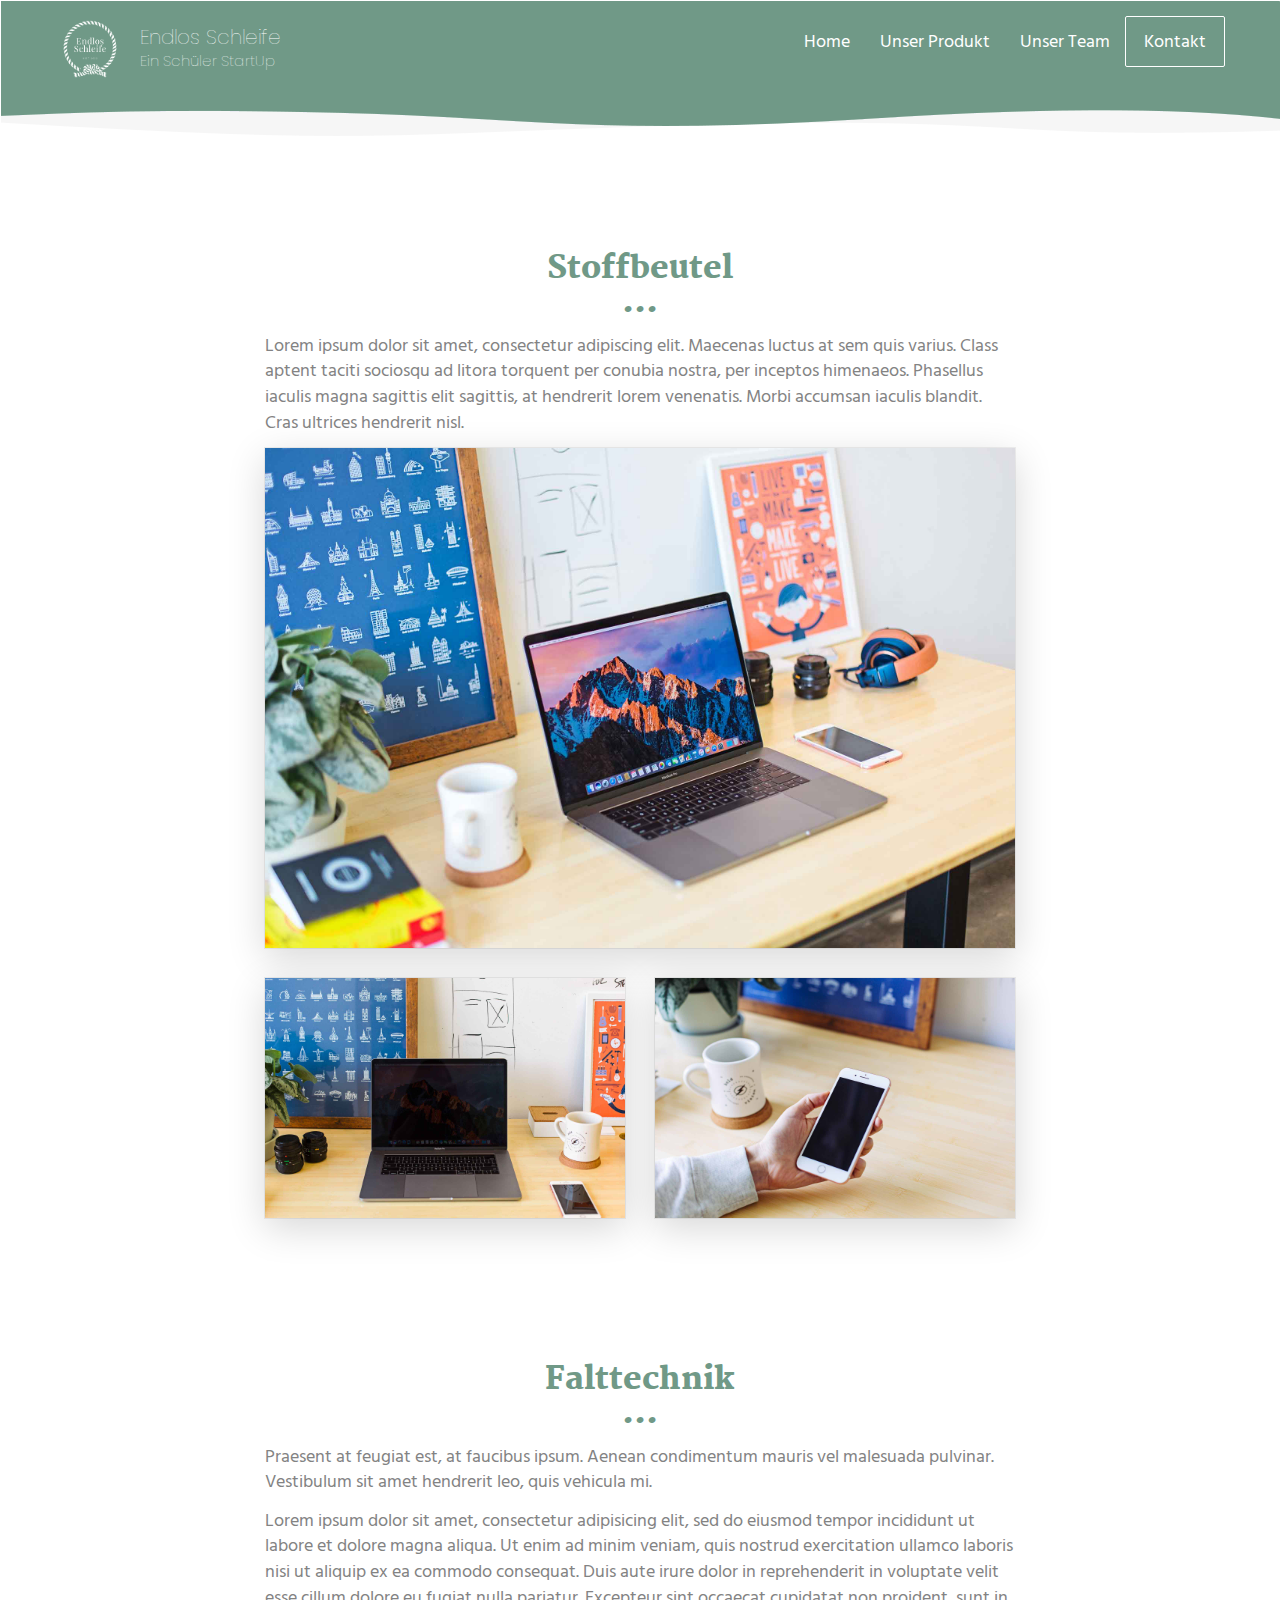
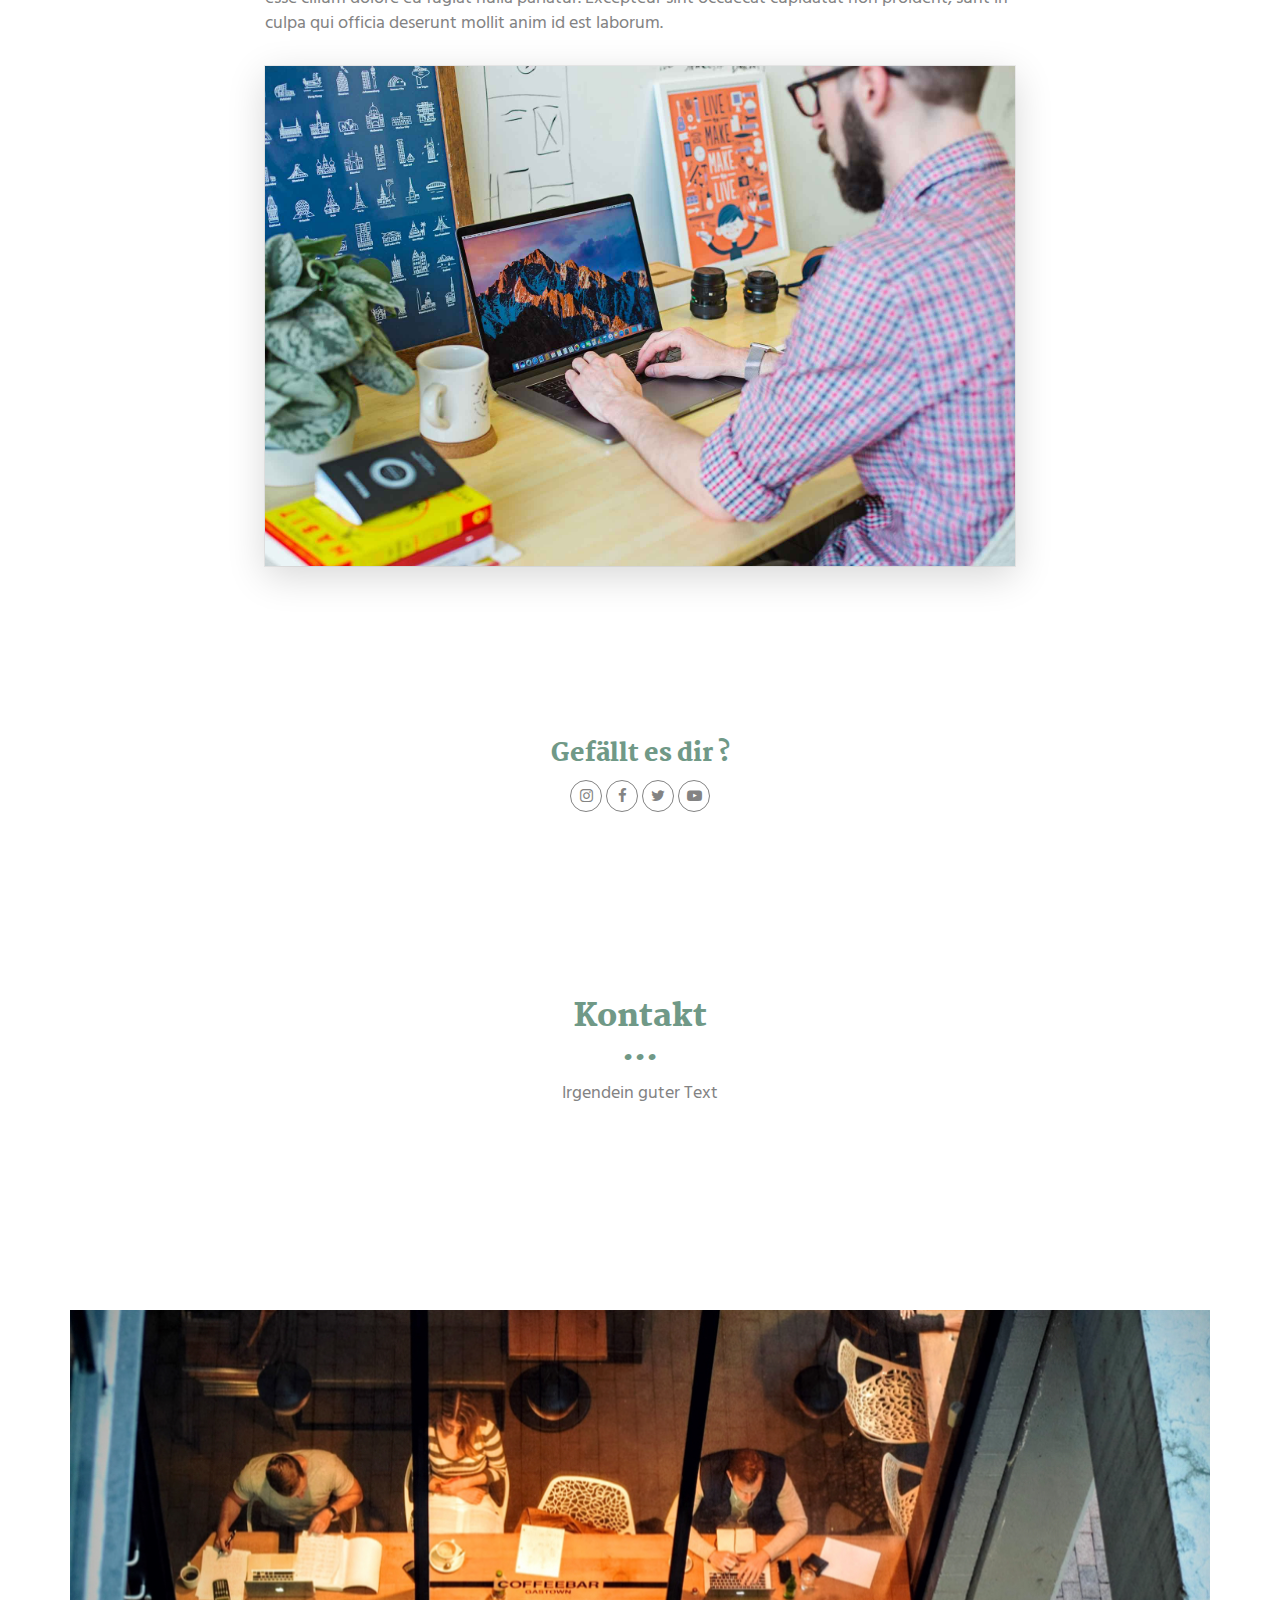
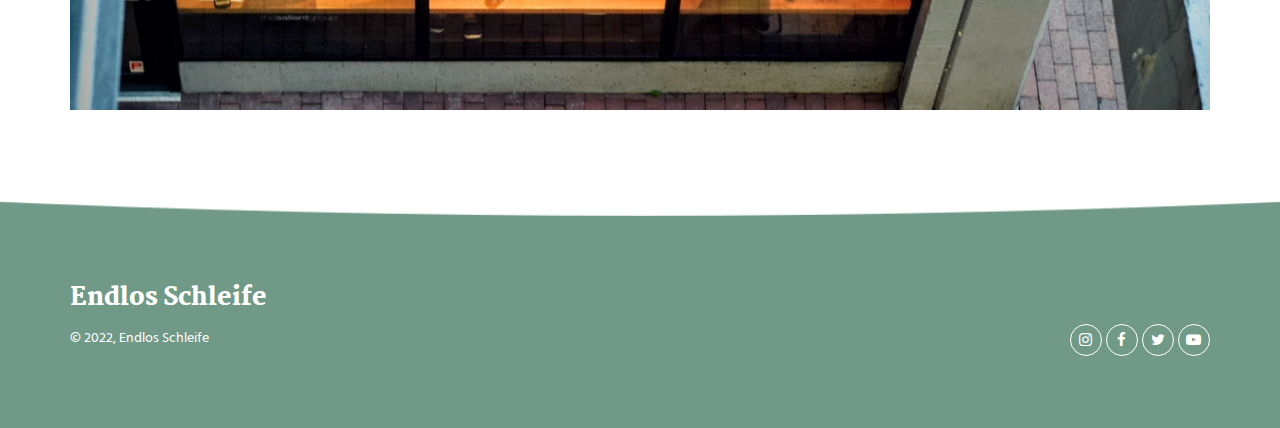
<file: Produkt.html>
<!DOCTYPE html>
<html lang="de-DE">

<head>
  <meta charset="UTF-8">
  <meta content="IE=edge" http-equiv="X-UA-Compatible">
  <meta content="width=device-width,initial-scale=1" name="viewport">
  <meta content="description" name="description">
  <meta name="google" content="notranslate" />
  <meta content="Mashup templates have been developped by Orson.io team" name="author">

  <!-- Disable tap highlight on IE -->
  <meta name="msapplication-tap-highlight" content="no">
  
  
  <link rel="apple-touch-icon" sizes="180x180" href="./assets/apple-icon-180x180.png">
  <link href="./assets/favicon.ico" rel="icon">
  <link href="https://fonts.googleapis.com/css2?family=Montserrat:wght@300&family=Open+Sans:ital,wght@0,300;0,400;0,500;0,600;0,700;0,800;1,300;1,400;1,500;1,600;1,700;1,800&family=Poppins:wght@100;200;300;400;600;700&display=swap" rel="stylesheet">
  <title>Endlos Schleife - Ein Schüler StartUp</title>
  <link href="./main.550dcf66.css" rel="stylesheet">
  <link href="style.css" rel="stylesheet">
</head>

<body> <!-- Add your content of header -->
  <header>
    <nav class="navbar navbar-default active">
      <div class="container">
        <div class="navbar-header">
          <button type="button" class="navbar-toggle collapsed" data-toggle="collapse" data-target="#navbar-collapse" aria-expanded="false">
            <span class="sr-only">Toggle navigation</span>
            <span class="icon-bar"></span>
            <span class="icon-bar"></span>
            <span class="icon-bar"></span>
          </button>
          <a href="index.html">
            <img src="assets/images/Endlos.png" class="navbar-brand  col-12" alt="Endlos Schleife Logo">
            <h1 class="linkbk">Endlos Schleife </h1>
              <h2 class="smaller">Ein Schüler StartUp</h2>
            
          </a>
        </div>
  
        <div class="collapse navbar-collapse" id="navbar-collapse">
          <ul class="nav navbar-nav navbar-right">
            <li class="underline"><a href="./index.html" title="">Home</a></li>
            <li class="underline more"><a href="./Produkt.html" title="">Unser Produkt</a></li>
            <li class="underline diff"><a href="./index.html" title="">Unser Team</a></li>
            <li>
              <p>
                <a href="#section2" class="btn btn-default navbar-btn" title="">Kontakt</a>
              </p>
            </li>
          </ul>
        </div> 
      </div>
    </nav>
  </header>

<div class="section-container">
    <div class="container">
      <div class="row">
        <div class="col-xs-12 col-md-8 col-md-offset-2">
          <h2 class="text-center">Stoffbeutel</h2>
          <p>Lorem ipsum dolor sit amet, consectetur adipiscing elit. Maecenas luctus at sem quis varius. 
          Class aptent taciti sociosqu ad litora torquent per conubia nostra, per inceptos himenaeos. Phasellus iaculis magna sagittis elit sagittis, at hendrerit lorem venenatis. Morbi accumsan iaculis blandit. Cras ultrices hendrerit nisl.</p>
          
          <div class="section-container-spacer">
            <img src="./assets/images/img-06.jpg" alt="" class="img-responsive reveal-content" data-action="zoom">
          </div>

          <div class="row">
            <div class="col-xs-6">
              <img src="./assets/images/img-04.jpg" alt="" class="img-responsive reveal-content" data-action="zoom">
            </div>
            <div class="col-xs-6">
              <img src="./assets/images/img-07.jpg" alt="" class="img-responsive reveal-content" data-action="zoom">
            </div>
          </div>
       </div>
      </div>
    </div>
  </div>

  <div class="section-container">
    <div class="container">
      <div class="row section-container-spacer">
        <div class="col-xs-12 col-md-8 col-md-offset-2">
          <h2 class="text-center">Falttechnik</h2>
          <div class="section-container-spacer">
            <p>Praesent at feugiat est, at faucibus ipsum. Aenean condimentum mauris vel malesuada pulvinar. Vestibulum sit amet hendrerit leo, quis vehicula mi.</p>
            <p>Lorem ipsum dolor sit amet, consectetur adipisicing elit, sed do eiusmod
            tempor incididunt ut labore et dolore magna aliqua. Ut enim ad minim veniam,
            quis nostrud exercitation ullamco laboris nisi ut aliquip ex ea commodo
            consequat. Duis aute irure dolor in reprehenderit in voluptate velit esse
            cillum dolore eu fugiat nulla pariatur. Excepteur sint occaecat cupidatat non
            proident, sunt in culpa qui officia deserunt mollit anim id est laborum.</p>
          </div>  
          <img src="./assets/images/img-05.jpg" alt="" class="img-responsive reveal-content" data-action="zoom">
        </div>  
      </div>
    </div>
  </div>

  <div class="section-container">
    <div class="container text-center">
      <div class="row section-container-spacer">
        <div class="col-xs-12 col-md-12">
          
          <h3>Gefällt es dir ?</h3>
          <p>
            <a href="https://www.instagram.com/endlosschleife_official/" class="social-round-icon fa-icon" target="_blank">
              <i class="fa fa-instagram"></i>
          </a>
            <a href="https://facebook.com/" class="social-round-icon fa-icon" title="" target="_blank">
              <i class="fa fa-facebook" aria-hidden="true"></i>
            </a>
            <a href="https://twitter.com/" class="social-round-icon fa-icon" title="" target="_blank">
              <i class="fa fa-twitter" aria-hidden="true"></i>
            </a>
            <a href="https://www.youtube.com/@endlosschleife_official" class="social-round-icon fa-icon" title="" target="_blank">
              <i class="fa fa-youtube-play" aria-hidden="true"></i>
            </a>
          </p>
        </div>  
      </div>
    
    </div>
  </div>

  <div  id="section2" class="section-container contact-container">
    <div class="container">
      <div class="row">
        <div class="col-xs-12 col-md-12">
          <div class="section-container-spacer">
            <h2 class="text-center">Kontakt</h2>
            <p class="text-center">Irgendein guter Text</p>
          </div>
          <div class="card-container">
            <div class="card card-shadow col-xs-10 col-xs-offset-1 col-md-8 col-md-offset-2 reveal">
              <form action="https://formsubmit.co/191a49b3241343eeffef9301d81e0cee" method="POST" class="reveal-content">
                <!-- Honeypot -->
                <input type="text" name="_honey" style="display: none;">
                <!-- Disable Captcha -->
                <input type="hidden" name="_captcha" value="false">
                <input type="hidden" name="_next" value="https://flippsa.github.io/Endlos-Schleife/erfolg">
                <div class="row">
                  <div class="col-md-7">
                    <div class="form-group">
                      <input type="email" class="form-control" name="email" id="email" placeholder="Email" required>
                    </div>
                    <div class="form-group">
                      <input type="text" class="form-control" name="Betreff" id="subject" placeholder="Betreff" required>
                    </div>
                    <div class="form-group">
                      <textarea class="form-control" name="Nachricht" rows="3" placeholder="Nachricht hier eingeben" required></textarea>
                    </div>
                    <button type="submit" class="btn btn-primary">Senden</button>
                  </div>
                  <div class="col-md-5">
                    <ul class="list-unstyled address-container">
                      <li>
                        <span class="fa-icon">
                          <i class="fa fa-phone" aria-hidden="true"></i>
                        </span>
                        + Telefonnummer
                      </li>
                      <li>
                        <span class="fa-icon">
                          <i class="fa fa fa-map-o" aria-hidden="true"></i>
                        </span>
                        Ritterstraße 12, 24768 Rendsburg
                      </li>
                    </ul>
                  </div>
                </div>
              </form>
            </div>
            <div class="card-image col-xs-12" style="background-image: url('/assets/images/img-01.jpg')">
            </div>
          </div>
        </div>  
      </div>
    </div>
  </div>

  <footer class="footer-container white-text-container">
    <div class="container">
      <div class="row">
  
       
        <div class="col-xs-12">
          <h3>Endlos Schleife</h3>
  
          <div class="row">
            <div class="col-xs-12 col-sm-7">
              <p><small> &copy 2022, Endlos Schleife </small>
              </p>
            </div>
            <div class="col-xs-12 col-sm-5">
              <p class="text-right">
                <a href="https://www.instagram.com/endlosschleife_official/" class="social-round-icon white-round-icon fa-icon" target="_blank">
                    <i class="fa fa-instagram"></i>
                </a>
                <a href="https://www.facebook.com/people/Endlosschleife-Hela/100087399893054/" class="social-round-icon white-round-icon fa-icon"  target="_blank" title="">
                  <i class="fa fa-facebook" aria-hidden="true"></i>
                </a>
                <a href="https://twitter.com/" class="social-round-icon white-round-icon fa-icon" target="_blank" title="">
                  <i class="fa fa-twitter" aria-hidden="true"></i>
                </a>
                <a href="https://www.youtube.com/@endlosschleife_official" class="social-round-icon white-round-icon fa-icon" target="_blank" title="">
                  <i class="fa fa-youtube-play" aria-hidden="true"></i>
                </a>
              </p>
            </div>
          </div>
          
          
        </div>
      </div>
    </div>
  </footer>
  
  <script>
    document.addEventListener("DOMContentLoaded", function (event) {
      navActivePage();
      scrollRevelation('.reveal');
    });
  </script>
  

  
  <script>
    (function (i, s, o, g, r, a, m) {
      i['GoogleAnalyticsObject'] = r; i[r] = i[r] || function () {
        (i[r].q = i[r].q || []).push(arguments)
      }, i[r].l = 1 * new Date(); a = s.createElement(o),
        m = s.getElementsByTagName(o)[0]; a.async = 1; a.src = g; m.parentNode.insertBefore(a, m)
    })(window, document, 'script', '//www.google-analytics.com/analytics.js', 'ga');
    ga('create', 'UA-XXXXX-X', 'auto');
    ga('send', 'pageview');
  </script>
  
  <script type="text/javascript" src="./main.0cf8b554.js"></script></body>
  
  </html>
</file>
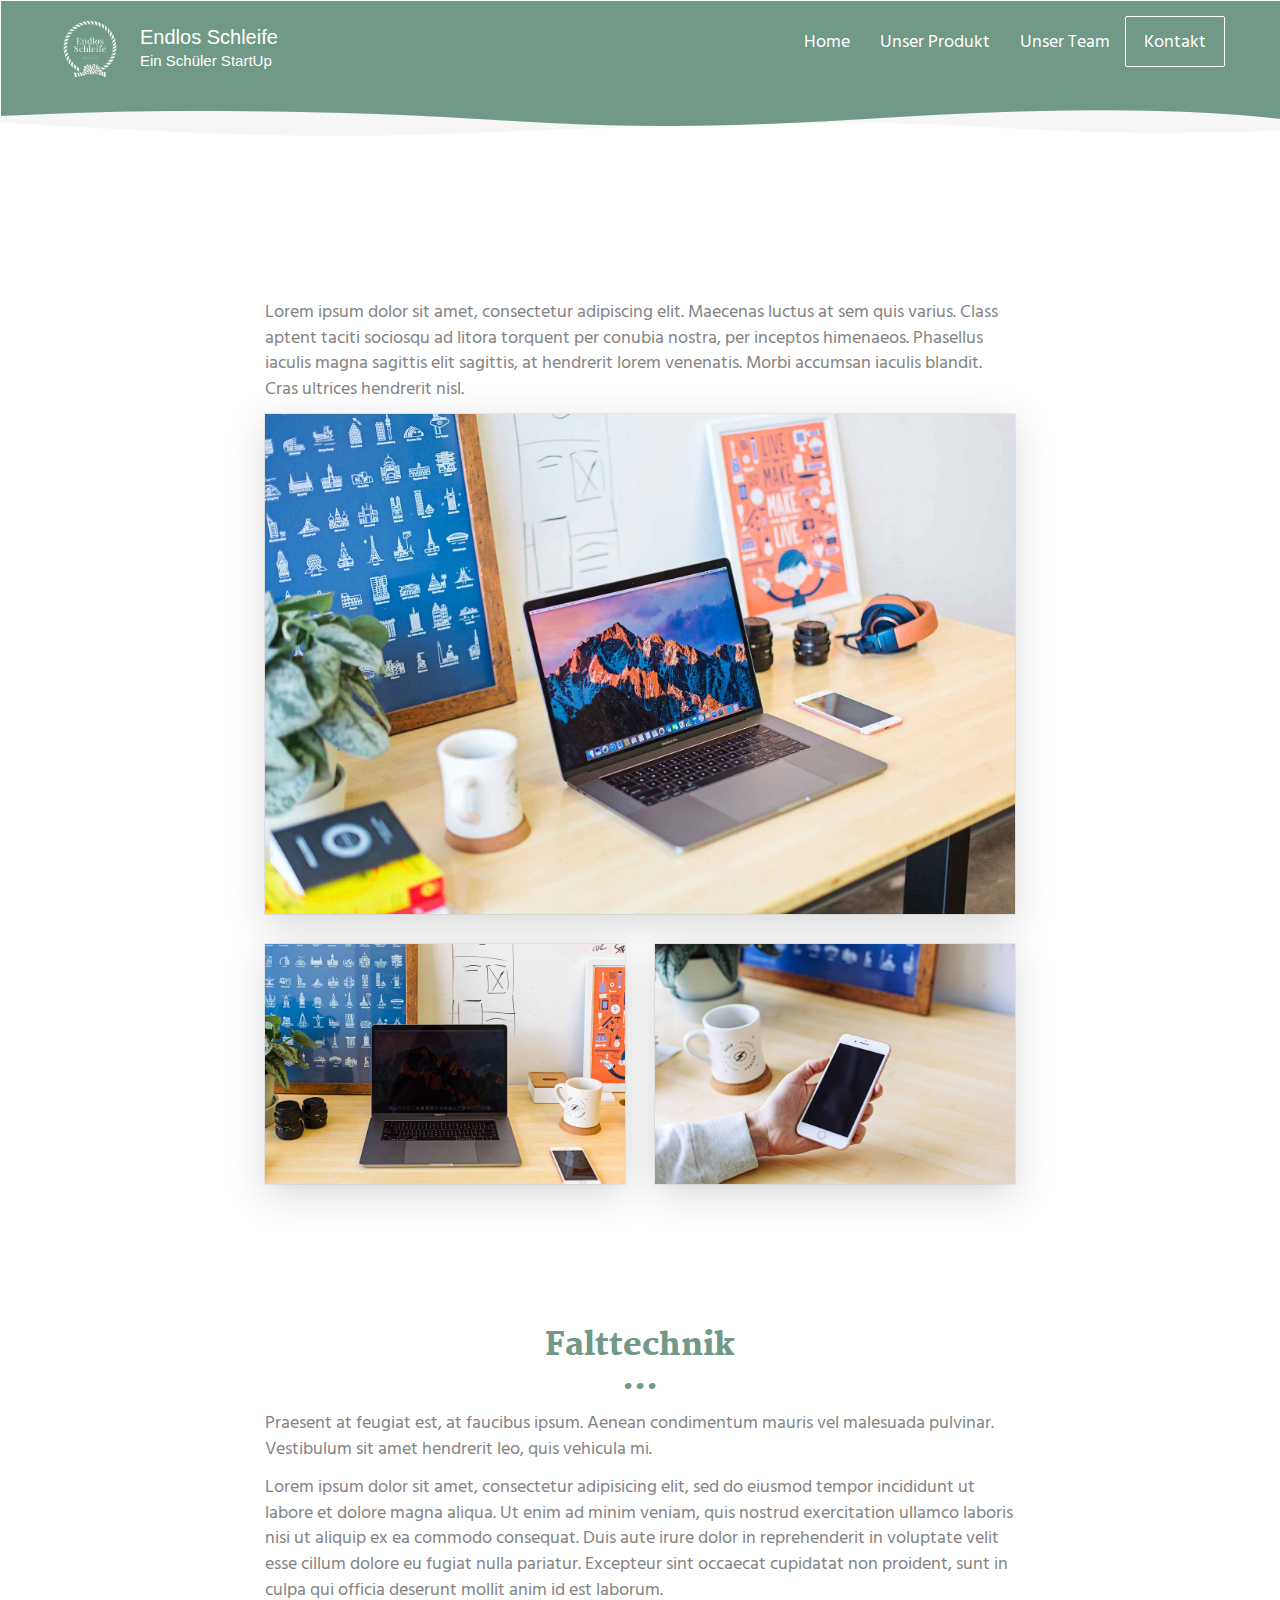
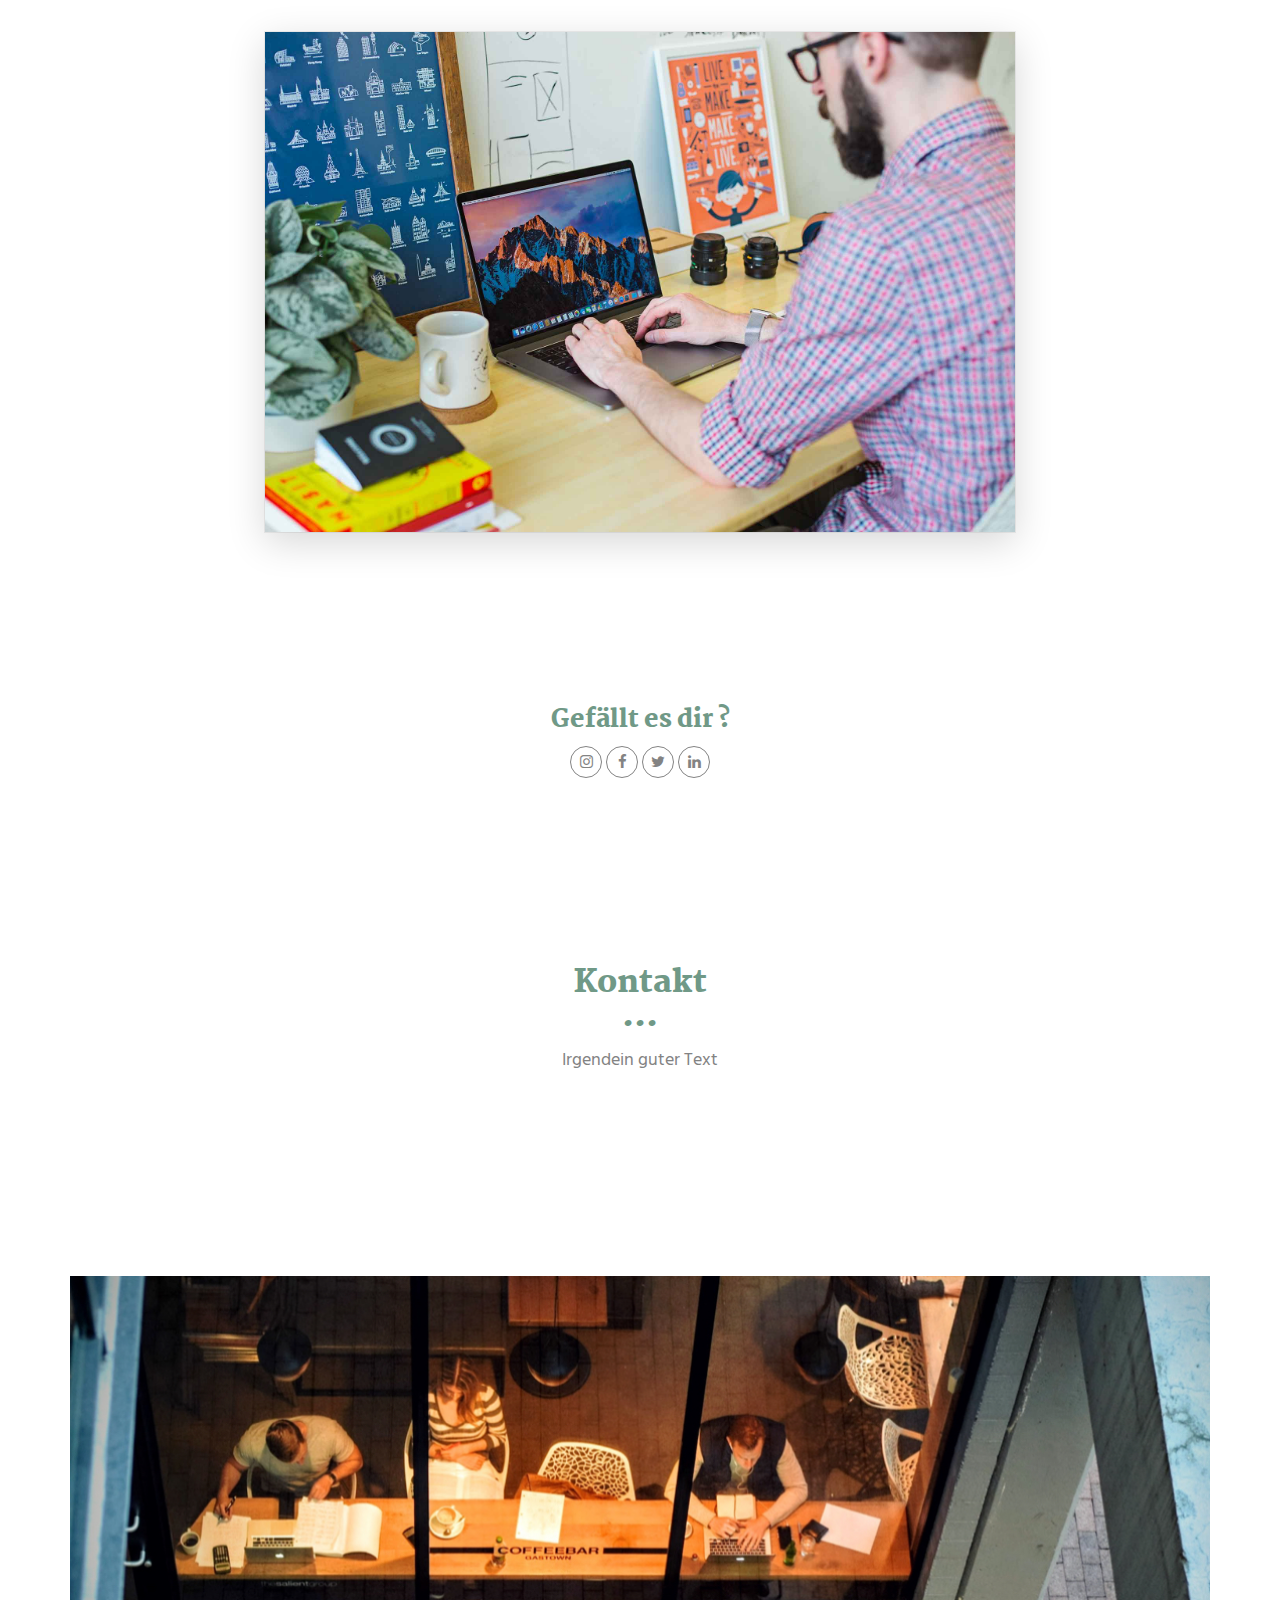
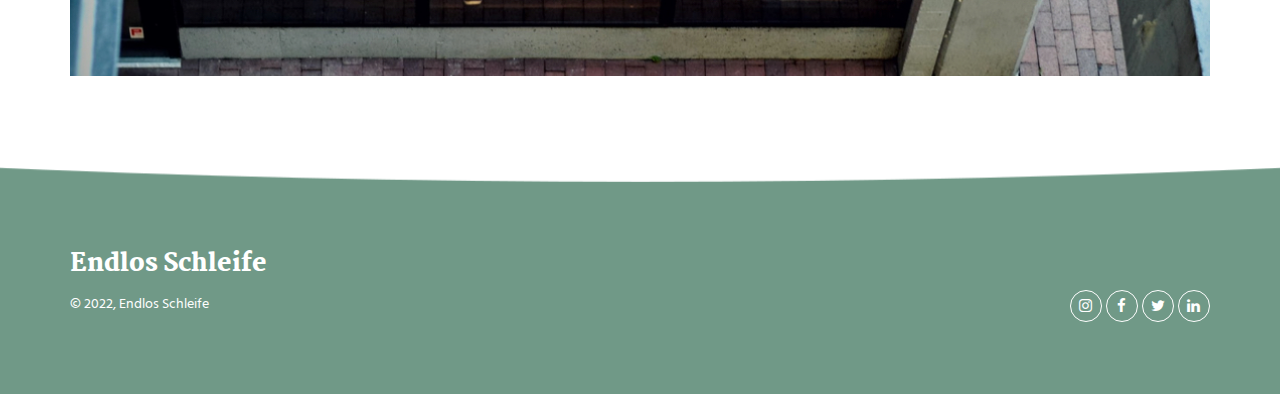
<file: project.html>
<!DOCTYPE html>
<html lang="de-DE">

<head>
  <meta charset="UTF-8">
  <meta content="IE=edge" http-equiv="X-UA-Compatible">
  <meta content="width=device-width,initial-scale=1" name="viewport">
  <meta content="description" name="description">
  <meta name="google" content="notranslate" />
  <meta content="Mashup templates have been developped by Orson.io team" name="author">

  <!-- Disable tap highlight on IE -->
  <meta name="msapplication-tap-highlight" content="no">
  
  
  <link rel="apple-touch-icon" sizes="180x180" href="./assets/apple-icon-180x180.png">
  <link href="./assets/favicon.ico" rel="icon">

  <title>Title page</title>
  <link href="./main.550dcf66.css" rel="stylesheet">
  <link href="style.css" rel="stylesheet">
</head>

<body> <!-- Add your content of header -->
  <header>
    <nav class="navbar navbar-default active">
      <div class="container">
        <div class="navbar-header">
          <button type="button" class="navbar-toggle collapsed" data-toggle="collapse" data-target="#navbar-collapse" aria-expanded="false">
            <span class="sr-only">Toggle navigation</span>
            <span class="icon-bar"></span>
            <span class="icon-bar"></span>
            <span class="icon-bar"></span>
          </button>
          <a href="index.html">
            <img src="assets/images/Endlos.png" class="navbar-brand  col-12" alt="Endlos Schleife Logo">
            <h1 class="linkbk">Endlos Schleife </h1>
              <h2 class="smaller">Ein Schüler StartUp</h2>
            
          </a>
        </div>
  
        <div class="collapse navbar-collapse" id="navbar-collapse">
          <ul class="nav navbar-nav navbar-right">
            <li class="underline"><a href="./index.html" title="">Home</a></li>
            <li class="underline more"><a href="./project.html" title="">Unser Produkt</a></li>
            <li class="underline diff"><a href="./index.html" title="">Unser Team</a></li>
            <li>
              <p>
                <a href="#section2" class="btn btn-default navbar-btn" title="">Kontakt</a>
              </p>
            </li>
          </ul>
        </div> 
      </div>
    </nav>
  </header>

<div class="section-container">
    <div class="container">
      <div class="row">
        <div class="col-xs-12 col-md-8 col-md-offset-2">
          <h1 class="text-center">Stoffbeutel</h1>
          <p>Lorem ipsum dolor sit amet, consectetur adipiscing elit. Maecenas luctus at sem quis varius. 
          Class aptent taciti sociosqu ad litora torquent per conubia nostra, per inceptos himenaeos. Phasellus iaculis magna sagittis elit sagittis, at hendrerit lorem venenatis. Morbi accumsan iaculis blandit. Cras ultrices hendrerit nisl.</p>
          
          <div class="section-container-spacer">
            <img src="./assets/images/img-06.jpg" alt="" class="img-responsive reveal-content" data-action="zoom">
          </div>

          <div class="row">
            <div class="col-xs-6">
              <img src="./assets/images/img-04.jpg" alt="" class="img-responsive reveal-content" data-action="zoom">
            </div>
            <div class="col-xs-6">
              <img src="./assets/images/img-07.jpg" alt="" class="img-responsive reveal-content" data-action="zoom">
            </div>
          </div>
       </div>
      </div>
    </div>
  </div>

  <div class="section-container">
    <div class="container">
      <div class="row section-container-spacer">
        <div class="col-xs-12 col-md-8 col-md-offset-2">
          <h2 class="text-center">Falttechnik</h2>
          <div class="section-container-spacer">
            <p>Praesent at feugiat est, at faucibus ipsum. Aenean condimentum mauris vel malesuada pulvinar. Vestibulum sit amet hendrerit leo, quis vehicula mi.</p>
            <p>Lorem ipsum dolor sit amet, consectetur adipisicing elit, sed do eiusmod
            tempor incididunt ut labore et dolore magna aliqua. Ut enim ad minim veniam,
            quis nostrud exercitation ullamco laboris nisi ut aliquip ex ea commodo
            consequat. Duis aute irure dolor in reprehenderit in voluptate velit esse
            cillum dolore eu fugiat nulla pariatur. Excepteur sint occaecat cupidatat non
            proident, sunt in culpa qui officia deserunt mollit anim id est laborum.</p>
          </div>  
          <img src="./assets/images/img-05.jpg" alt="" class="img-responsive reveal-content" data-action="zoom">
        </div>  
      </div>
    </div>
  </div>

  <div class="section-container">
    <div class="container text-center">
      <div class="row section-container-spacer">
        <div class="col-xs-12 col-md-12">
          
          <h3>Gefällt es dir ?</h3>
          <p>
            <a href="https://www.instagram.com/endlosschleife_official/" class="social-round-icon fa-icon" target="_blank">
              <i class="fa fa-instagram"></i>
          </a>
            <a href="https://facebook.com/" class="social-round-icon fa-icon" title="" target="_blank">
              <i class="fa fa-facebook" aria-hidden="true"></i>
            </a>
            <a href="https://twitter.com/" class="social-round-icon fa-icon" title="" target="_blank">
              <i class="fa fa-twitter" aria-hidden="true"></i>
            </a>
            <a href="https://www.linkedin.com/" class="social-round-icon fa-icon" title="" target="_blank">
              <i class="fa fa-linkedin" aria-hidden="true"></i>
            </a>
          </p>
        </div>  
      </div>
    
    </div>
  </div>

  <div  id="section2" class="section-container contact-container">
    <div class="container">
      <div class="row">
        <div class="col-xs-12 col-md-12">
          <div class="section-container-spacer">
            <h2 class="text-center">Kontakt</h2>
            <p class="text-center">Irgendein guter Text</p>
          </div>
          <div class="card-container">
            <div class="card card-shadow col-xs-10 col-xs-offset-1 col-md-8 col-md-offset-2 reveal">
              <form action="" class="reveal-content">
                <div class="row">
                  <div class="col-md-7">
                    <div class="form-group">
                      <input type="email" class="form-control" id="email" placeholder="Email">
                    </div>
                    <div class="form-group">
                      <input type="text" class="form-control" id="subject" placeholder="Betreff">
                    </div>
                    <div class="form-group">
                      <textarea class="form-control" rows="3" placeholder="Nachricht hier eingeben"></textarea>
                    </div>
                    <button type="submit" class="btn btn-primary">Senden</button>
                  </div>
                  <div class="col-md-5">
                    <ul class="list-unstyled address-container">
                      <li>
                        <span class="fa-icon">
                          <i class="fa fa-phone" aria-hidden="true"></i>
                        </span>
                        + Telefonnummer
                      </li>
                      <li>
                        <span class="fa-icon">
                          <i class="fa fa fa-map-o" aria-hidden="true"></i>
                        </span>
                        Ritterstraße 12, 24768 Rendsburg
                      </li>
                    </ul>
                  </div>
                </div>
              </form>
            </div>
            <div class="card-image col-xs-12" style="background-image: url('/assets/images/img-01.jpg')">
            </div>
          </div>
        </div>  
      </div>
    </div>
  </div>

  <footer class="footer-container white-text-container">
    <div class="container">
      <div class="row">
  
       
        <div class="col-xs-12">
          <h3>Endlos Schleife</h3>
  
          <div class="row">
            <div class="col-xs-12 col-sm-7">
              <p><small> &copy 2022, Endlos Schleife </small>
              </p>
            </div>
            <div class="col-xs-12 col-sm-5">
              <p class="text-right">
                <a href="https://www.instagram.com/endlosschleife_official/" class="social-round-icon white-round-icon fa-icon" target="_blank">
                    <i class="fa fa-instagram"></i>
                </a>
                <a href="https://www.facebook.com/people/Endlosschleife-Hela/100087399893054/" class="social-round-icon white-round-icon fa-icon"  target="_blank" title="">
                  <i class="fa fa-facebook" aria-hidden="true"></i>
                </a>
                <a href="https://twitter.com/" class="social-round-icon white-round-icon fa-icon" target="_blank" title="">
                  <i class="fa fa-twitter" aria-hidden="true"></i>
                </a>
                <a href="https://www.linkedin.com/" class="social-round-icon white-round-icon fa-icon" target="_blank" title="">
                  <i class="fa fa-linkedin" aria-hidden="true"></i>
                </a>
              </p>
            </div>
          </div>
          
          
        </div>
      </div>
    </div>
  </footer>
  
  <script>
    document.addEventListener("DOMContentLoaded", function (event) {
      navActivePage();
      scrollRevelation('.reveal');
    });
  </script>
  

  
  <script>
    (function (i, s, o, g, r, a, m) {
      i['GoogleAnalyticsObject'] = r; i[r] = i[r] || function () {
        (i[r].q = i[r].q || []).push(arguments)
      }, i[r].l = 1 * new Date(); a = s.createElement(o),
        m = s.getElementsByTagName(o)[0]; a.async = 1; a.src = g; m.parentNode.insertBefore(a, m)
    })(window, document, 'script', '//www.google-analytics.com/analytics.js', 'ga');
    ga('create', 'UA-XXXXX-X', 'auto');
    ga('send', 'pageview');
  </script>
  
  <script type="text/javascript" src="./main.0cf8b554.js"></script></body>
  
  </html>
</file>
<file: style.css>
html{
    scroll-behavior: smooth;
}

body{
    background-color: #fff;
}

img{
    box-shadow: rgba(0, 0, 0, 0.16) 0px 10px 36px 0px, rgba(0, 0, 0, 0.06) 0px 0px 0px 1px;
}

.linkbk{
    cursor: pointer;
    white-space: nowrap;
}

.navbar-brand{
    height: 125px;
    width: 100px;
    margin-top: -40px;
    box-shadow: none;
}

.h1, .h2, .h3, .h4, .h5, .h6, h1, h2, h3, h4, h5, h6{
    color: #709987;
}

.container-fluid>.navbar-collapse, .container-fluid>.navbar-header, .container>.navbar-collapse, .container>.navbar-header{
    margin-right: -15px;
    margin-left: -15px;
}


h1, .smaller{
    color: #fff;
    font-family: 'Montserrat', sans-serif;
    font-family: 'Open Sans', sans-serif;
    font-family: 'Poppins', sans-serif;
    font-weight: 150;
    font-size: 2rem;
    margin-left: 20px;
}

.smaller{
    font-size: 1.5rem;
    white-space: nowrap;
    margin-top: -20px;
}

.social-round-icon.white-round-icon:hover{
    color: #709987;
}

.fa-icon:hover{
    background-color: #709987;
}

a:hover{
    color: #fff;
    text-decoration: none;
}

.carousel-control{
    color: #709987;
}

.carousel-control:hover{
    color: #709987;
}

.h2:after, h2:after{
    color: #709987;
}

.endlos_logo{
    width: 40%;
    height: 40%;
    box-shadow: none;

}

.btn-primary{
    color: #709987;
    border-color: #709987;
}

.btn-primary:hover{
    background-color: #709987;
    border-color: #709987;
}

.boxartext{
    display: flex;
    justify-content: center;
    align-items: center;
    padding: 20px;
    border: 2px solid black;
    margin-top: 30px;
    height: 150px;
    width: 250px;
}

.hover{
    transition: all .3s;
}

.hover:hover{
    transform: scale(1.05);
}

.underline::before {
    margin-bottom: 25px;
    content: "";
    position: absolute;
    width: 100%;
    height: 3px;
    bottom: 0;
    left: 0;
    background-color: white;
    transform: scaleX(0); 
    transition: .3s ease;
}

.underline:hover::before {
    transform: scaleX(.6);
}

.more:hover::before {
    transform: scaleX(.8);
}

.diff:hover::before {
    transform: scaleX(.7);
}

img{
    box-shadow: rgba(0, 0, 0, 0.16) 0px 10px 36px 0px, rgba(0, 0, 0, 0.06) 0px 0px 0px 1px;
}

.flex{
    display: flex;
    justify-content: space-around;
    align-items: center;
}
</file>
<file: main.550dcf66.css>
@import url(https://fonts.googleapis.com/css?family=Hind+Siliguri:300,600|Martel:400,900);@import url(https://maxcdn.bootstrapcdn.com/font-awesome/4.7.0/css/font-awesome.min.css);/*!
 * Bootstrap v3.3.7 (http://getbootstrap.com)
 * Copyright 2011-2016 Twitter, Inc.
 * Licensed under MIT (https://github.com/twbs/bootstrap/blob/master/LICENSE)
 */
/*! normalize.css v3.0.3 | MIT License | github.com/necolas/normalize.css */html{font-family:sans-serif;-ms-text-size-adjust:100%;-webkit-text-size-adjust:100%}body{margin:0}article,aside,details,figcaption,figure,footer,header,hgroup,main,menu,nav,section,summary{display:block}audio,canvas,progress,video{display:inline-block;vertical-align:baseline}audio:not([controls]){display:none;height:0}[hidden],template{display:none}a{background-color:transparent}a:active,a:hover{outline:0}abbr[title]{border-bottom:1px dotted}b,strong{font-weight:700}dfn{font-style:italic}h1{font-size:2em;margin:.67em 0}mark{background:#ff0;color:#000}small{font-size:80%}sub,sup{font-size:75%;line-height:0;position:relative;vertical-align:baseline}sup{top:-.5em}sub{bottom:-.25em}img{border:0}svg:not(:root){overflow:hidden}figure{margin:1em 40px}hr{box-sizing:content-box;height:0}pre{overflow:auto}code,kbd,pre,samp{font-family:monospace,monospace;font-size:1em}button,input,optgroup,select,textarea{color:inherit;font:inherit;margin:0}button{overflow:visible}button,select{text-transform:none}button,html input[type=button],input[type=reset],input[type=submit]{-webkit-appearance:button;cursor:pointer}button[disabled],html input[disabled]{cursor:default}button::-moz-focus-inner,input::-moz-focus-inner{border:0;padding:0}input{line-height:normal}input[type=checkbox],input[type=radio]{box-sizing:border-box;padding:0}input[type=number]::-webkit-inner-spin-button,input[type=number]::-webkit-outer-spin-button{height:auto}input[type=search]{-webkit-appearance:textfield;box-sizing:content-box}input[type=search]::-webkit-search-cancel-button,input[type=search]::-webkit-search-decoration{-webkit-appearance:none}fieldset{border:1px solid silver;margin:0 2px;padding:.35em .625em .75em}textarea{overflow:auto}optgroup{font-weight:700}table{border-collapse:collapse;border-spacing:0}td,th{padding:0}

/*! Source: https://github.com/h5bp/html5-boilerplate/blob/master/src/css/main.css */@media print{*,:after,:before{background:transparent!important;color:#000!important;box-shadow:none!important;text-shadow:none!important}a,a:visited{text-decoration:underline}a[href]:after{content:" (" attr(href) ")"}abbr[title]:after{content:" (" attr(title) ")"}a[href^="#"]:after,a[href^="javascript:"]:after{content:""}blockquote,pre{border:1px solid #999;page-break-inside:avoid}thead{display:table-header-group}img,tr{page-break-inside:avoid}img{max-width:100%!important}h2,h3,p{orphans:3;widows:3}h2,h3{page-break-after:avoid}.navbar{display:none}.btn>.caret,.dropup>.btn>.caret{border-top-color:#000!important}.label{border:1px solid #000}.table{border-collapse:collapse!important}.table td,.table th{background-color:#fff!important}.table-bordered td,.table-bordered th{border:1px solid #ddd!important}}*,:after,:before{-webkit-box-sizing:border-box;-moz-box-sizing:border-box;box-sizing:border-box}html{font-size:10px;-webkit-tap-highlight-color:transparent}body{font-family:Hind Siliguri,Helvetica,Arial,sans-serif;font-size:18px;line-height:1.42857;color:#838383;background-color:#fff}button,input,select,textarea{font-family:inherit;font-size:inherit;line-height:inherit}a{color:#1763e9;text-decoration:none}a:focus,a:hover{color:#1045a4;text-decoration:underline}a:focus{outline:5px auto -webkit-focus-ring-color;outline-offset:-2px}figure{margin:0}img{vertical-align:middle}.img-responsive{display:block;max-width:100%;height:auto}.img-rounded{border-radius:4px}.img-thumbnail{padding:4px;line-height:1.42857;background-color:#fff;border:1px solid #ddd;border-radius:2px;-webkit-transition:all .2s ease-in-out;-o-transition:all .2s ease-in-out;transition:all .2s ease-in-out;display:inline-block;max-width:100%;height:auto}.img-circle{border-radius:50%}hr{margin-top:25px;margin-bottom:25px;border:0;border-top:1px solid #eee}.sr-only{position:absolute;width:1px;height:1px;margin:-1px;padding:0;overflow:hidden;clip:rect(0,0,0,0);border:0}.sr-only-focusable:active,.sr-only-focusable:focus{position:static;width:auto;height:auto;margin:0;overflow:visible;clip:auto}[role=button]{cursor:pointer}.h1,.h2,.h3,.h4,.h5,.h6,h1,h2,h3,h4,h5,h6{font-family:Martel,Times New Roman,Times,serif;font-weight:900;line-height:1.1;color:#1763e9}.h1 .small,.h1 small,.h2 .small,.h2 small,.h3 .small,.h3 small,.h4 .small,.h4 small,.h5 .small,.h5 small,.h6 .small,.h6 small,h1 .small,h1 small,h2 .small,h2 small,h3 .small,h3 small,h4 .small,h4 small,h5 .small,h5 small,h6 .small,h6 small{font-weight:400;line-height:1;color:#777}.h1,.h2,.h3,h1,h2,h3{margin-top:25px;margin-bottom:12.5px}.h1 .small,.h1 small,.h2 .small,.h2 small,.h3 .small,.h3 small,h1 .small,h1 small,h2 .small,h2 small,h3 .small,h3 small{font-size:65%}.h4,.h5,.h6,h4,h5,h6{margin-top:12.5px;margin-bottom:12.5px}.h4 .small,.h4 small,.h5 .small,.h5 small,.h6 .small,.h6 small,h4 .small,h4 small,h5 .small,h5 small,h6 .small,h6 small{font-size:75%}.h1,h1{font-size:59px}.h2,h2{font-size:31px}.h3,h3{font-size:24px}.h4,.h5,h4,h5{font-size:18px}.h6,h6{font-size:16px}p{margin:0 0 12.5px}.lead{margin-bottom:25px;font-size:20px;font-weight:300;line-height:1.4}@media (min-width:768px){.lead{font-size:27px}}.small,small{font-size:77%}.mark,mark{background-color:#fcf8e3;padding:.2em}.text-left{text-align:left}.text-right{text-align:right}.text-center{text-align:center}.text-justify{text-align:justify}.text-nowrap{white-space:nowrap}.text-lowercase{text-transform:lowercase}.initialism,.text-uppercase{text-transform:uppercase}.text-capitalize{text-transform:capitalize}.text-muted{color:#777}.text-primary{color:#1763e9}a.text-primary:focus,a.text-primary:hover{color:#124fbb}.text-success{color:#fff}a.text-success:focus,a.text-success:hover{color:#e6e6e6}.text-info{color:#31708f}a.text-info:focus,a.text-info:hover{color:#245269}.text-warning{color:#8a6d3b}a.text-warning:focus,a.text-warning:hover{color:#66512c}.text-danger{color:#fff}a.text-danger:focus,a.text-danger:hover{color:#e6e6e6}.bg-primary{color:#fff;background-color:#1763e9}a.bg-primary:focus,a.bg-primary:hover{background-color:#124fbb}.bg-success{background-color:#08005f}a.bg-success:focus,a.bg-success:hover{background-color:#04002c}.bg-info{background-color:#d9edf7}a.bg-info:focus,a.bg-info:hover{background-color:#afd9ee}.bg-warning{background-color:#fcf8e3}a.bg-warning:focus,a.bg-warning:hover{background-color:#f7ecb5}.bg-danger{background-color:#ca044b}a.bg-danger:focus,a.bg-danger:hover{background-color:#980338}.page-header{padding-bottom:11.5px;margin:50px 0 25px;border-bottom:1px solid #eee}ol,ul{margin-top:0;margin-bottom:12.5px}ol ol,ol ul,ul ol,ul ul{margin-bottom:0}.list-inline,.list-unstyled{padding-left:0;list-style:none}.list-inline{margin-left:-5px}.list-inline>li{display:inline-block;padding-left:5px;padding-right:5px}dl{margin-top:0;margin-bottom:25px}dd,dt{line-height:1.42857}dt{font-weight:700}dd{margin-left:0}.dl-horizontal dd:after,.dl-horizontal dd:before{content:" ";display:table}.dl-horizontal dd:after{clear:both}@media (min-width:768px){.dl-horizontal dt{float:left;width:160px;clear:left;text-align:right;overflow:hidden;text-overflow:ellipsis;white-space:nowrap}.dl-horizontal dd{margin-left:180px}}abbr[data-original-title],abbr[title]{cursor:help;border-bottom:1px dotted #777}.initialism{font-size:90%}blockquote{padding:12.5px 25px;margin:0 0 25px;font-size:22.5px;border-left:5px solid #eee}blockquote ol:last-child,blockquote p:last-child,blockquote ul:last-child{margin-bottom:0}blockquote .small,blockquote footer,blockquote small{display:block;font-size:80%;line-height:1.42857;color:#777}blockquote .small:before,blockquote footer:before,blockquote small:before{content:"\2014   \A0"}.blockquote-reverse,blockquote.pull-right{padding-right:15px;padding-left:0;border-right:5px solid #eee;border-left:0;text-align:right}.blockquote-reverse .small:before,.blockquote-reverse footer:before,.blockquote-reverse small:before,blockquote.pull-right .small:before,blockquote.pull-right footer:before,blockquote.pull-right small:before{content:""}.blockquote-reverse .small:after,.blockquote-reverse footer:after,.blockquote-reverse small:after,blockquote.pull-right .small:after,blockquote.pull-right footer:after,blockquote.pull-right small:after{content:"\A0   \2014"}address{margin-bottom:25px;font-style:normal;line-height:1.42857}code,kbd,pre,samp{font-family:Menlo,Monaco,Consolas,Courier New,monospace}code{color:#c7254e;background-color:#f9f2f4}code,kbd{padding:2px 4px;font-size:90%;border-radius:2px}kbd{color:#fff;background-color:#333;box-shadow:inset 0 -1px 0 rgba(0,0,0,.25)}kbd kbd{padding:0;font-size:100%;font-weight:700;box-shadow:none}pre{display:block;padding:12px;margin:0 0 12.5px;font-size:17px;line-height:1.42857;word-break:break-all;word-wrap:break-word;color:#333;background-color:#f5f5f5;border:1px solid #ccc;border-radius:2px}pre code{padding:0;font-size:inherit;color:inherit;white-space:pre-wrap;background-color:transparent;border-radius:0}.pre-scrollable{max-height:340px;overflow-y:scroll}.container{margin-right:auto;margin-left:auto;padding-left:15px;padding-right:15px}.container:after,.container:before{content:" ";display:table}.container:after{clear:both}@media (min-width:768px){.container{width:750px}}@media (min-width:992px){.container{width:970px}}@media (min-width:1200px){.container{width:1170px}}.container-fluid{margin-right:auto;margin-left:auto;padding-left:15px;padding-right:15px}.container-fluid:after,.container-fluid:before{content:" ";display:table}.container-fluid:after{clear:both}.row{margin-left:-15px;margin-right:-15px}.row:after,.row:before{content:" ";display:table}.row:after{clear:both}.col-lg-1,.col-lg-2,.col-lg-3,.col-lg-4,.col-lg-5,.col-lg-6,.col-lg-7,.col-lg-8,.col-lg-9,.col-lg-10,.col-lg-11,.col-lg-12,.col-md-1,.col-md-2,.col-md-3,.col-md-4,.col-md-5,.col-md-6,.col-md-7,.col-md-8,.col-md-9,.col-md-10,.col-md-11,.col-md-12,.col-sm-1,.col-sm-2,.col-sm-3,.col-sm-4,.col-sm-5,.col-sm-6,.col-sm-7,.col-sm-8,.col-sm-9,.col-sm-10,.col-sm-11,.col-sm-12,.col-xs-1,.col-xs-2,.col-xs-3,.col-xs-4,.col-xs-5,.col-xs-6,.col-xs-7,.col-xs-8,.col-xs-9,.col-xs-10,.col-xs-11,.col-xs-12{position:relative;min-height:1px;padding-left:15px;padding-right:15px}.col-xs-1,.col-xs-2,.col-xs-3,.col-xs-4,.col-xs-5,.col-xs-6,.col-xs-7,.col-xs-8,.col-xs-9,.col-xs-10,.col-xs-11,.col-xs-12{float:left}.col-xs-1{width:8.33333%}.col-xs-2{width:16.66667%}.col-xs-3{width:25%}.col-xs-4{width:33.33333%}.col-xs-5{width:41.66667%}.col-xs-6{width:50%}.col-xs-7{width:58.33333%}.col-xs-8{width:66.66667%}.col-xs-9{width:75%}.col-xs-10{width:83.33333%}.col-xs-11{width:91.66667%}.col-xs-12{width:100%}.col-xs-pull-0{right:auto}.col-xs-pull-1{right:8.33333%}.col-xs-pull-2{right:16.66667%}.col-xs-pull-3{right:25%}.col-xs-pull-4{right:33.33333%}.col-xs-pull-5{right:41.66667%}.col-xs-pull-6{right:50%}.col-xs-pull-7{right:58.33333%}.col-xs-pull-8{right:66.66667%}.col-xs-pull-9{right:75%}.col-xs-pull-10{right:83.33333%}.col-xs-pull-11{right:91.66667%}.col-xs-pull-12{right:100%}.col-xs-push-0{left:auto}.col-xs-push-1{left:8.33333%}.col-xs-push-2{left:16.66667%}.col-xs-push-3{left:25%}.col-xs-push-4{left:33.33333%}.col-xs-push-5{left:41.66667%}.col-xs-push-6{left:50%}.col-xs-push-7{left:58.33333%}.col-xs-push-8{left:66.66667%}.col-xs-push-9{left:75%}.col-xs-push-10{left:83.33333%}.col-xs-push-11{left:91.66667%}.col-xs-push-12{left:100%}.col-xs-offset-0{margin-left:0}.col-xs-offset-1{margin-left:8.33333%}.col-xs-offset-2{margin-left:16.66667%}.col-xs-offset-3{margin-left:25%}.col-xs-offset-4{margin-left:33.33333%}.col-xs-offset-5{margin-left:41.66667%}.col-xs-offset-6{margin-left:50%}.col-xs-offset-7{margin-left:58.33333%}.col-xs-offset-8{margin-left:66.66667%}.col-xs-offset-9{margin-left:75%}.col-xs-offset-10{margin-left:83.33333%}.col-xs-offset-11{margin-left:91.66667%}.col-xs-offset-12{margin-left:100%}@media (min-width:768px){.col-sm-1,.col-sm-2,.col-sm-3,.col-sm-4,.col-sm-5,.col-sm-6,.col-sm-7,.col-sm-8,.col-sm-9,.col-sm-10,.col-sm-11,.col-sm-12{float:left}.col-sm-1{width:8.33333%}.col-sm-2{width:16.66667%}.col-sm-3{width:25%}.col-sm-4{width:33.33333%}.col-sm-5{width:41.66667%}.col-sm-6{width:50%}.col-sm-7{width:58.33333%}.col-sm-8{width:66.66667%}.col-sm-9{width:75%}.col-sm-10{width:83.33333%}.col-sm-11{width:91.66667%}.col-sm-12{width:100%}.col-sm-pull-0{right:auto}.col-sm-pull-1{right:8.33333%}.col-sm-pull-2{right:16.66667%}.col-sm-pull-3{right:25%}.col-sm-pull-4{right:33.33333%}.col-sm-pull-5{right:41.66667%}.col-sm-pull-6{right:50%}.col-sm-pull-7{right:58.33333%}.col-sm-pull-8{right:66.66667%}.col-sm-pull-9{right:75%}.col-sm-pull-10{right:83.33333%}.col-sm-pull-11{right:91.66667%}.col-sm-pull-12{right:100%}.col-sm-push-0{left:auto}.col-sm-push-1{left:8.33333%}.col-sm-push-2{left:16.66667%}.col-sm-push-3{left:25%}.col-sm-push-4{left:33.33333%}.col-sm-push-5{left:41.66667%}.col-sm-push-6{left:50%}.col-sm-push-7{left:58.33333%}.col-sm-push-8{left:66.66667%}.col-sm-push-9{left:75%}.col-sm-push-10{left:83.33333%}.col-sm-push-11{left:91.66667%}.col-sm-push-12{left:100%}.col-sm-offset-0{margin-left:0}.col-sm-offset-1{margin-left:8.33333%}.col-sm-offset-2{margin-left:16.66667%}.col-sm-offset-3{margin-left:25%}.col-sm-offset-4{margin-left:33.33333%}.col-sm-offset-5{margin-left:41.66667%}.col-sm-offset-6{margin-left:50%}.col-sm-offset-7{margin-left:58.33333%}.col-sm-offset-8{margin-left:66.66667%}.col-sm-offset-9{margin-left:75%}.col-sm-offset-10{margin-left:83.33333%}.col-sm-offset-11{margin-left:91.66667%}.col-sm-offset-12{margin-left:100%}}@media (min-width:992px){.col-md-1,.col-md-2,.col-md-3,.col-md-4,.col-md-5,.col-md-6,.col-md-7,.col-md-8,.col-md-9,.col-md-10,.col-md-11,.col-md-12{float:left}.col-md-1{width:8.33333%}.col-md-2{width:16.66667%}.col-md-3{width:25%}.col-md-4{width:33.33333%}.col-md-5{width:41.66667%}.col-md-6{width:50%}.col-md-7{width:58.33333%}.col-md-8{width:66.66667%}.col-md-9{width:75%}.col-md-10{width:83.33333%}.col-md-11{width:91.66667%}.col-md-12{width:100%}.col-md-pull-0{right:auto}.col-md-pull-1{right:8.33333%}.col-md-pull-2{right:16.66667%}.col-md-pull-3{right:25%}.col-md-pull-4{right:33.33333%}.col-md-pull-5{right:41.66667%}.col-md-pull-6{right:50%}.col-md-pull-7{right:58.33333%}.col-md-pull-8{right:66.66667%}.col-md-pull-9{right:75%}.col-md-pull-10{right:83.33333%}.col-md-pull-11{right:91.66667%}.col-md-pull-12{right:100%}.col-md-push-0{left:auto}.col-md-push-1{left:8.33333%}.col-md-push-2{left:16.66667%}.col-md-push-3{left:25%}.col-md-push-4{left:33.33333%}.col-md-push-5{left:41.66667%}.col-md-push-6{left:50%}.col-md-push-7{left:58.33333%}.col-md-push-8{left:66.66667%}.col-md-push-9{left:75%}.col-md-push-10{left:83.33333%}.col-md-push-11{left:91.66667%}.col-md-push-12{left:100%}.col-md-offset-0{margin-left:0}.col-md-offset-1{margin-left:8.33333%}.col-md-offset-2{margin-left:16.66667%}.col-md-offset-3{margin-left:25%}.col-md-offset-4{margin-left:33.33333%}.col-md-offset-5{margin-left:41.66667%}.col-md-offset-6{margin-left:50%}.col-md-offset-7{margin-left:58.33333%}.col-md-offset-8{margin-left:66.66667%}.col-md-offset-9{margin-left:75%}.col-md-offset-10{margin-left:83.33333%}.col-md-offset-11{margin-left:91.66667%}.col-md-offset-12{margin-left:100%}}@media (min-width:1200px){.col-lg-1,.col-lg-2,.col-lg-3,.col-lg-4,.col-lg-5,.col-lg-6,.col-lg-7,.col-lg-8,.col-lg-9,.col-lg-10,.col-lg-11,.col-lg-12{float:left}.col-lg-1{width:8.33333%}.col-lg-2{width:16.66667%}.col-lg-3{width:25%}.col-lg-4{width:33.33333%}.col-lg-5{width:41.66667%}.col-lg-6{width:50%}.col-lg-7{width:58.33333%}.col-lg-8{width:66.66667%}.col-lg-9{width:75%}.col-lg-10{width:83.33333%}.col-lg-11{width:91.66667%}.col-lg-12{width:100%}.col-lg-pull-0{right:auto}.col-lg-pull-1{right:8.33333%}.col-lg-pull-2{right:16.66667%}.col-lg-pull-3{right:25%}.col-lg-pull-4{right:33.33333%}.col-lg-pull-5{right:41.66667%}.col-lg-pull-6{right:50%}.col-lg-pull-7{right:58.33333%}.col-lg-pull-8{right:66.66667%}.col-lg-pull-9{right:75%}.col-lg-pull-10{right:83.33333%}.col-lg-pull-11{right:91.66667%}.col-lg-pull-12{right:100%}.col-lg-push-0{left:auto}.col-lg-push-1{left:8.33333%}.col-lg-push-2{left:16.66667%}.col-lg-push-3{left:25%}.col-lg-push-4{left:33.33333%}.col-lg-push-5{left:41.66667%}.col-lg-push-6{left:50%}.col-lg-push-7{left:58.33333%}.col-lg-push-8{left:66.66667%}.col-lg-push-9{left:75%}.col-lg-push-10{left:83.33333%}.col-lg-push-11{left:91.66667%}.col-lg-push-12{left:100%}.col-lg-offset-0{margin-left:0}.col-lg-offset-1{margin-left:8.33333%}.col-lg-offset-2{margin-left:16.66667%}.col-lg-offset-3{margin-left:25%}.col-lg-offset-4{margin-left:33.33333%}.col-lg-offset-5{margin-left:41.66667%}.col-lg-offset-6{margin-left:50%}.col-lg-offset-7{margin-left:58.33333%}.col-lg-offset-8{margin-left:66.66667%}.col-lg-offset-9{margin-left:75%}.col-lg-offset-10{margin-left:83.33333%}.col-lg-offset-11{margin-left:91.66667%}.col-lg-offset-12{margin-left:100%}}table{background-color:transparent}caption{padding-top:8px;padding-bottom:8px;color:#777}caption,th{text-align:left}.table{width:100%;max-width:100%;margin-bottom:25px}.table>tbody>tr>td,.table>tbody>tr>th,.table>tfoot>tr>td,.table>tfoot>tr>th,.table>thead>tr>td,.table>thead>tr>th{padding:8px;line-height:1.42857;vertical-align:top;border-top:1px solid #ddd}.table>thead>tr>th{vertical-align:bottom;border-bottom:2px solid #ddd}.table>caption+thead>tr:first-child>td,.table>caption+thead>tr:first-child>th,.table>colgroup+thead>tr:first-child>td,.table>colgroup+thead>tr:first-child>th,.table>thead:first-child>tr:first-child>td,.table>thead:first-child>tr:first-child>th{border-top:0}.table>tbody+tbody{border-top:2px solid #ddd}.table .table{background-color:#fff}.table-condensed>tbody>tr>td,.table-condensed>tbody>tr>th,.table-condensed>tfoot>tr>td,.table-condensed>tfoot>tr>th,.table-condensed>thead>tr>td,.table-condensed>thead>tr>th{padding:5px}.table-bordered,.table-bordered>tbody>tr>td,.table-bordered>tbody>tr>th,.table-bordered>tfoot>tr>td,.table-bordered>tfoot>tr>th,.table-bordered>thead>tr>td,.table-bordered>thead>tr>th{border:1px solid #ddd}.table-bordered>thead>tr>td,.table-bordered>thead>tr>th{border-bottom-width:2px}.table-striped>tbody>tr:nth-of-type(odd){background-color:#f9f9f9}.table-hover>tbody>tr:hover{background-color:#f5f5f5}table col[class*=col-]{position:static;float:none;display:table-column}table td[class*=col-],table th[class*=col-]{position:static;float:none;display:table-cell}.table>tbody>tr.active>td,.table>tbody>tr.active>th,.table>tbody>tr>td.active,.table>tbody>tr>th.active,.table>tfoot>tr.active>td,.table>tfoot>tr.active>th,.table>tfoot>tr>td.active,.table>tfoot>tr>th.active,.table>thead>tr.active>td,.table>thead>tr.active>th,.table>thead>tr>td.active,.table>thead>tr>th.active{background-color:#f5f5f5}.table-hover>tbody>tr.active:hover>td,.table-hover>tbody>tr.active:hover>th,.table-hover>tbody>tr:hover>.active,.table-hover>tbody>tr>td.active:hover,.table-hover>tbody>tr>th.active:hover{background-color:#e8e8e8}.table>tbody>tr.success>td,.table>tbody>tr.success>th,.table>tbody>tr>td.success,.table>tbody>tr>th.success,.table>tfoot>tr.success>td,.table>tfoot>tr.success>th,.table>tfoot>tr>td.success,.table>tfoot>tr>th.success,.table>thead>tr.success>td,.table>thead>tr.success>th,.table>thead>tr>td.success,.table>thead>tr>th.success{background-color:#08005f}.table-hover>tbody>tr.success:hover>td,.table-hover>tbody>tr.success:hover>th,.table-hover>tbody>tr:hover>.success,.table-hover>tbody>tr>td.success:hover,.table-hover>tbody>tr>th.success:hover{background-color:#060046}.table>tbody>tr.info>td,.table>tbody>tr.info>th,.table>tbody>tr>td.info,.table>tbody>tr>th.info,.table>tfoot>tr.info>td,.table>tfoot>tr.info>th,.table>tfoot>tr>td.info,.table>tfoot>tr>th.info,.table>thead>tr.info>td,.table>thead>tr.info>th,.table>thead>tr>td.info,.table>thead>tr>th.info{background-color:#d9edf7}.table-hover>tbody>tr.info:hover>td,.table-hover>tbody>tr.info:hover>th,.table-hover>tbody>tr:hover>.info,.table-hover>tbody>tr>td.info:hover,.table-hover>tbody>tr>th.info:hover{background-color:#c4e3f3}.table>tbody>tr.warning>td,.table>tbody>tr.warning>th,.table>tbody>tr>td.warning,.table>tbody>tr>th.warning,.table>tfoot>tr.warning>td,.table>tfoot>tr.warning>th,.table>tfoot>tr>td.warning,.table>tfoot>tr>th.warning,.table>thead>tr.warning>td,.table>thead>tr.warning>th,.table>thead>tr>td.warning,.table>thead>tr>th.warning{background-color:#fcf8e3}.table-hover>tbody>tr.warning:hover>td,.table-hover>tbody>tr.warning:hover>th,.table-hover>tbody>tr:hover>.warning,.table-hover>tbody>tr>td.warning:hover,.table-hover>tbody>tr>th.warning:hover{background-color:#faf2cc}.table>tbody>tr.danger>td,.table>tbody>tr.danger>th,.table>tbody>tr>td.danger,.table>tbody>tr>th.danger,.table>tfoot>tr.danger>td,.table>tfoot>tr.danger>th,.table>tfoot>tr>td.danger,.table>tfoot>tr>th.danger,.table>thead>tr.danger>td,.table>thead>tr.danger>th,.table>thead>tr>td.danger,.table>thead>tr>th.danger{background-color:#ca044b}.table-hover>tbody>tr.danger:hover>td,.table-hover>tbody>tr.danger:hover>th,.table-hover>tbody>tr:hover>.danger,.table-hover>tbody>tr>td.danger:hover,.table-hover>tbody>tr>th.danger:hover{background-color:#b10442}.table-responsive{overflow-x:auto;min-height:.01%}@media screen and (max-width:767px){.table-responsive{width:100%;margin-bottom:18.75px;overflow-y:hidden;-ms-overflow-style:-ms-autohiding-scrollbar;border:1px solid #ddd}.table-responsive>.table{margin-bottom:0}.table-responsive>.table>tbody>tr>td,.table-responsive>.table>tbody>tr>th,.table-responsive>.table>tfoot>tr>td,.table-responsive>.table>tfoot>tr>th,.table-responsive>.table>thead>tr>td,.table-responsive>.table>thead>tr>th{white-space:nowrap}.table-responsive>.table-bordered{border:0}.table-responsive>.table-bordered>tbody>tr>td:first-child,.table-responsive>.table-bordered>tbody>tr>th:first-child,.table-responsive>.table-bordered>tfoot>tr>td:first-child,.table-responsive>.table-bordered>tfoot>tr>th:first-child,.table-responsive>.table-bordered>thead>tr>td:first-child,.table-responsive>.table-bordered>thead>tr>th:first-child{border-left:0}.table-responsive>.table-bordered>tbody>tr>td:last-child,.table-responsive>.table-bordered>tbody>tr>th:last-child,.table-responsive>.table-bordered>tfoot>tr>td:last-child,.table-responsive>.table-bordered>tfoot>tr>th:last-child,.table-responsive>.table-bordered>thead>tr>td:last-child,.table-responsive>.table-bordered>thead>tr>th:last-child{border-right:0}.table-responsive>.table-bordered>tbody>tr:last-child>td,.table-responsive>.table-bordered>tbody>tr:last-child>th,.table-responsive>.table-bordered>tfoot>tr:last-child>td,.table-responsive>.table-bordered>tfoot>tr:last-child>th{border-bottom:0}}fieldset{margin:0;min-width:0}fieldset,legend{padding:0;border:0}legend{display:block;width:100%;margin-bottom:25px;font-size:27px;line-height:inherit;color:#333;border-bottom:1px solid #e5e5e5}label{display:inline-block;max-width:100%;margin-bottom:5px;font-weight:700}input[type=search]{-webkit-box-sizing:border-box;-moz-box-sizing:border-box;box-sizing:border-box}input[type=checkbox],input[type=radio]{margin:4px 0 0;margin-top:1px\9;line-height:normal}input[type=file]{display:block}input[type=range]{display:block;width:100%}select[multiple],select[size]{height:auto}input[type=checkbox]:focus,input[type=file]:focus,input[type=radio]:focus{outline:5px auto -webkit-focus-ring-color;outline-offset:-2px}output{padding-top:13px}.form-control,output{display:block;font-size:18px;line-height:1.42857;color:#555}.form-control{width:100%;height:51px;padding:12px 18px;background-color:#fff;background-image:none;border:1px solid #ddd;border-radius:2px;-webkit-box-shadow:inset 0 1px 1px rgba(0,0,0,.075);box-shadow:inset 0 1px 1px rgba(0,0,0,.075);-webkit-transition:border-color .15s ease-in-out,box-shadow .15s ease-in-out;-o-transition:border-color ease-in-out .15s,box-shadow ease-in-out .15s;transition:border-color .15s ease-in-out,box-shadow .15s ease-in-out}.form-control:focus{border-color:#66afe9;-webkit-box-shadow:inset 0 1px 1px rgba(0,0,0,.075),0 0 8px rgba(102,175,233,.6);box-shadow:inset 0 1px 1px rgba(0,0,0,.075),0 0 8px rgba(102,175,233,.6)}.form-control::-moz-placeholder{color:#999;opacity:1}.form-control:-ms-input-placeholder{color:#999}.form-control::-webkit-input-placeholder{color:#999}.form-control::-ms-expand{border:0;background-color:transparent}.form-control[disabled],.form-control[readonly],fieldset[disabled] .form-control{background-color:#eee;opacity:1}.form-control[disabled],fieldset[disabled] .form-control{cursor:not-allowed}textarea.form-control{height:auto}input[type=search]{-webkit-appearance:none}@media screen and (-webkit-min-device-pixel-ratio:0){input[type=date].form-control,input[type=datetime-local].form-control,input[type=month].form-control,input[type=time].form-control{line-height:51px}.input-group-sm>.input-group-btn>input[type=date].btn,.input-group-sm>.input-group-btn>input[type=datetime-local].btn,.input-group-sm>.input-group-btn>input[type=month].btn,.input-group-sm>.input-group-btn>input[type=time].btn,.input-group-sm>input[type=date].form-control,.input-group-sm>input[type=date].input-group-addon,.input-group-sm>input[type=datetime-local].form-control,.input-group-sm>input[type=datetime-local].input-group-addon,.input-group-sm>input[type=month].form-control,.input-group-sm>input[type=month].input-group-addon,.input-group-sm>input[type=time].form-control,.input-group-sm>input[type=time].input-group-addon,.input-group-sm input[type=date],.input-group-sm input[type=datetime-local],.input-group-sm input[type=month],.input-group-sm input[type=time],input[type=date].input-sm,input[type=datetime-local].input-sm,input[type=month].input-sm,input[type=time].input-sm{line-height:37px}.input-group-lg>.input-group-btn>input[type=date].btn,.input-group-lg>.input-group-btn>input[type=datetime-local].btn,.input-group-lg>.input-group-btn>input[type=month].btn,.input-group-lg>.input-group-btn>input[type=time].btn,.input-group-lg>input[type=date].form-control,.input-group-lg>input[type=date].input-group-addon,.input-group-lg>input[type=datetime-local].form-control,.input-group-lg>input[type=datetime-local].input-group-addon,.input-group-lg>input[type=month].form-control,.input-group-lg>input[type=month].input-group-addon,.input-group-lg>input[type=time].form-control,.input-group-lg>input[type=time].input-group-addon,.input-group-lg input[type=date],.input-group-lg input[type=datetime-local],.input-group-lg input[type=month],.input-group-lg input[type=time],input[type=date].input-lg,input[type=datetime-local].input-lg,input[type=month].input-lg,input[type=time].input-lg{line-height:61px}}.form-group{margin-bottom:15px}.checkbox,.radio{position:relative;display:block;margin-top:10px;margin-bottom:10px}.checkbox label,.radio label{min-height:25px;padding-left:20px;margin-bottom:0;font-weight:400;cursor:pointer}.checkbox-inline input[type=checkbox],.checkbox input[type=checkbox],.radio-inline input[type=radio],.radio input[type=radio]{position:absolute;margin-left:-20px;margin-top:4px\9}.checkbox+.checkbox,.radio+.radio{margin-top:-5px}.checkbox-inline,.radio-inline{position:relative;display:inline-block;padding-left:20px;margin-bottom:0;vertical-align:middle;font-weight:400;cursor:pointer}.checkbox-inline+.checkbox-inline,.radio-inline+.radio-inline{margin-top:0;margin-left:10px}.checkbox-inline.disabled,.checkbox.disabled label,.radio-inline.disabled,.radio.disabled label,fieldset[disabled] .checkbox-inline,fieldset[disabled] .checkbox label,fieldset[disabled] .radio-inline,fieldset[disabled] .radio label,fieldset[disabled] input[type=checkbox],fieldset[disabled] input[type=radio],input[type=checkbox].disabled,input[type=checkbox][disabled],input[type=radio].disabled,input[type=radio][disabled]{cursor:not-allowed}.form-control-static{padding-top:13px;padding-bottom:13px;margin-bottom:0;min-height:43px}.form-control-static.input-lg,.form-control-static.input-sm,.input-group-lg>.form-control-static.form-control,.input-group-lg>.form-control-static.input-group-addon,.input-group-lg>.input-group-btn>.form-control-static.btn,.input-group-sm>.form-control-static.form-control,.input-group-sm>.form-control-static.input-group-addon,.input-group-sm>.input-group-btn>.form-control-static.btn{padding-left:0;padding-right:0}.input-group-sm>.form-control,.input-group-sm>.input-group-addon,.input-group-sm>.input-group-btn>.btn,.input-sm{height:37px;padding:7px 10px;font-size:14px;line-height:1.5;border-radius:2px}.input-group-sm>.input-group-btn>select.btn,.input-group-sm>select.form-control,.input-group-sm>select.input-group-addon,select.input-sm{height:37px;line-height:37px}.input-group-sm>.input-group-btn>select[multiple].btn,.input-group-sm>.input-group-btn>textarea.btn,.input-group-sm>select[multiple].form-control,.input-group-sm>select[multiple].input-group-addon,.input-group-sm>textarea.form-control,.input-group-sm>textarea.input-group-addon,select[multiple].input-sm,textarea.input-sm{height:auto}.form-group-sm .form-control{height:37px;padding:7px 10px;font-size:14px;line-height:1.5;border-radius:2px}.form-group-sm select.form-control{height:37px;line-height:37px}.form-group-sm select[multiple].form-control,.form-group-sm textarea.form-control{height:auto}.form-group-sm .form-control-static{height:37px;min-height:39px;padding:8px 10px;font-size:14px;line-height:1.5}.input-group-lg>.form-control,.input-group-lg>.input-group-addon,.input-group-lg>.input-group-btn>.btn,.input-lg{height:61px;padding:14px 22px;font-size:23px;line-height:1.33333;border-radius:4px}.input-group-lg>.input-group-btn>select.btn,.input-group-lg>select.form-control,.input-group-lg>select.input-group-addon,select.input-lg{height:61px;line-height:61px}.input-group-lg>.input-group-btn>select[multiple].btn,.input-group-lg>.input-group-btn>textarea.btn,.input-group-lg>select[multiple].form-control,.input-group-lg>select[multiple].input-group-addon,.input-group-lg>textarea.form-control,.input-group-lg>textarea.input-group-addon,select[multiple].input-lg,textarea.input-lg{height:auto}.form-group-lg .form-control{height:61px;padding:14px 22px;font-size:23px;line-height:1.33333;border-radius:4px}.form-group-lg select.form-control{height:61px;line-height:61px}.form-group-lg select[multiple].form-control,.form-group-lg textarea.form-control{height:auto}.form-group-lg .form-control-static{height:61px;min-height:48px;padding:15px 22px;font-size:23px;line-height:1.33333}.has-feedback{position:relative}.has-feedback .form-control{padding-right:63.75px}.form-control-feedback{position:absolute;top:0;right:0;z-index:2;display:block;width:51px;height:51px;line-height:51px;text-align:center;pointer-events:none}.form-group-lg .form-control+.form-control-feedback,.input-group-lg+.form-control-feedback,.input-group-lg>.form-control+.form-control-feedback,.input-group-lg>.input-group-addon+.form-control-feedback,.input-group-lg>.input-group-btn>.btn+.form-control-feedback,.input-lg+.form-control-feedback{width:61px;height:61px;line-height:61px}.form-group-sm .form-control+.form-control-feedback,.input-group-sm+.form-control-feedback,.input-group-sm>.form-control+.form-control-feedback,.input-group-sm>.input-group-addon+.form-control-feedback,.input-group-sm>.input-group-btn>.btn+.form-control-feedback,.input-sm+.form-control-feedback{width:37px;height:37px;line-height:37px}.has-success .checkbox,.has-success .checkbox-inline,.has-success.checkbox-inline label,.has-success.checkbox label,.has-success .control-label,.has-success .help-block,.has-success .radio,.has-success .radio-inline,.has-success.radio-inline label,.has-success.radio label{color:#fff}.has-success .form-control{border-color:#fff;-webkit-box-shadow:inset 0 1px 1px rgba(0,0,0,.075);box-shadow:inset 0 1px 1px rgba(0,0,0,.075)}.has-success .form-control:focus{border-color:#e6e6e6;-webkit-box-shadow:inset 0 1px 1px rgba(0,0,0,.075),0 0 6px #fff;box-shadow:inset 0 1px 1px rgba(0,0,0,.075),0 0 6px #fff}.has-success .input-group-addon{color:#fff;border-color:#fff;background-color:#08005f}.has-success .form-control-feedback{color:#fff}.has-warning .checkbox,.has-warning .checkbox-inline,.has-warning.checkbox-inline label,.has-warning.checkbox label,.has-warning .control-label,.has-warning .help-block,.has-warning .radio,.has-warning .radio-inline,.has-warning.radio-inline label,.has-warning.radio label{color:#8a6d3b}.has-warning .form-control{border-color:#8a6d3b;-webkit-box-shadow:inset 0 1px 1px rgba(0,0,0,.075);box-shadow:inset 0 1px 1px rgba(0,0,0,.075)}.has-warning .form-control:focus{border-color:#66512c;-webkit-box-shadow:inset 0 1px 1px rgba(0,0,0,.075),0 0 6px #c0a16b;box-shadow:inset 0 1px 1px rgba(0,0,0,.075),0 0 6px #c0a16b}.has-warning .input-group-addon{color:#8a6d3b;border-color:#8a6d3b;background-color:#fcf8e3}.has-warning .form-control-feedback{color:#8a6d3b}.has-error .checkbox,.has-error .checkbox-inline,.has-error.checkbox-inline label,.has-error.checkbox label,.has-error .control-label,.has-error .help-block,.has-error .radio,.has-error .radio-inline,.has-error.radio-inline label,.has-error.radio label{color:#fff}.has-error .form-control{border-color:#fff;-webkit-box-shadow:inset 0 1px 1px rgba(0,0,0,.075);box-shadow:inset 0 1px 1px rgba(0,0,0,.075)}.has-error .form-control:focus{border-color:#e6e6e6;-webkit-box-shadow:inset 0 1px 1px rgba(0,0,0,.075),0 0 6px #fff;box-shadow:inset 0 1px 1px rgba(0,0,0,.075),0 0 6px #fff}.has-error .input-group-addon{color:#fff;border-color:#fff;background-color:#ca044b}.has-error .form-control-feedback{color:#fff}.has-feedback label~.form-control-feedback{top:30px}.has-feedback label.sr-only~.form-control-feedback{top:0}.help-block{display:block;margin-top:5px;margin-bottom:10px;color:#c3c3c3}@media (min-width:768px){.form-inline .form-group{display:inline-block;margin-bottom:0;vertical-align:middle}.form-inline .form-control{display:inline-block;width:auto;vertical-align:middle}.form-inline .form-control-static{display:inline-block}.form-inline .input-group{display:inline-table;vertical-align:middle}.form-inline .input-group .form-control,.form-inline .input-group .input-group-addon,.form-inline .input-group .input-group-btn{width:auto}.form-inline .input-group>.form-control{width:100%}.form-inline .control-label{margin-bottom:0;vertical-align:middle}.form-inline .checkbox,.form-inline .radio{display:inline-block;margin-top:0;margin-bottom:0;vertical-align:middle}.form-inline .checkbox label,.form-inline .radio label{padding-left:0}.form-inline .checkbox input[type=checkbox],.form-inline .radio input[type=radio]{position:relative;margin-left:0}.form-inline .has-feedback .form-control-feedback{top:0}}.form-horizontal .checkbox,.form-horizontal .checkbox-inline,.form-horizontal .radio,.form-horizontal .radio-inline{margin-top:0;margin-bottom:0;padding-top:13px}.form-horizontal .checkbox,.form-horizontal .radio{min-height:38px}.form-horizontal .form-group{margin-left:-15px;margin-right:-15px}.form-horizontal .form-group:after,.form-horizontal .form-group:before{content:" ";display:table}.form-horizontal .form-group:after{clear:both}@media (min-width:768px){.form-horizontal .control-label{text-align:right;margin-bottom:0;padding-top:13px}}.form-horizontal .has-feedback .form-control-feedback{right:15px}@media (min-width:768px){.form-horizontal .form-group-lg .control-label{padding-top:15px;font-size:23px}}@media (min-width:768px){.form-horizontal .form-group-sm .control-label{padding-top:8px;font-size:14px}}.btn{display:inline-block;margin-bottom:0;font-weight:400;text-align:center;vertical-align:middle;touch-action:manipulation;cursor:pointer;background-image:none;border:1px solid transparent;white-space:nowrap;padding:12px 18px;font-size:18px;line-height:1.42857;border-radius:2px;-webkit-user-select:none;-moz-user-select:none;-ms-user-select:none;user-select:none}.btn.active.focus,.btn.active:focus,.btn.focus,.btn:active.focus,.btn:active:focus,.btn:focus{outline:5px auto -webkit-focus-ring-color;outline-offset:-2px}.btn.focus,.btn:focus,.btn:hover{color:#fff;text-decoration:none}.btn.active,.btn:active{outline:0;background-image:none;-webkit-box-shadow:inset 0 3px 5px rgba(0,0,0,.125);box-shadow:inset 0 3px 5px rgba(0,0,0,.125)}.btn.disabled,.btn[disabled],fieldset[disabled] .btn{cursor:not-allowed;opacity:.65;filter:alpha(opacity=65);-webkit-box-shadow:none;box-shadow:none}a.btn.disabled,fieldset[disabled] a.btn{pointer-events:none}.btn-default{color:#fff;background-color:transparent;border-color:#fff}.btn-default.focus,.btn-default:focus{color:#fff;background-color:transparent;border-color:#bfbfbf}.btn-default.active,.btn-default:active,.btn-default:hover,.open>.btn-default.dropdown-toggle{color:#fff;background-color:transparent;border-color:#e0e0e0}.btn-default.active.focus,.btn-default.active:focus,.btn-default.active:hover,.btn-default:active.focus,.btn-default:active:focus,.btn-default:active:hover,.open>.btn-default.dropdown-toggle.focus,.open>.btn-default.dropdown-toggle:focus,.open>.btn-default.dropdown-toggle:hover{color:#fff;background-color:transparent;border-color:#bfbfbf}.btn-default.active,.btn-default:active,.open>.btn-default.dropdown-toggle{background-image:none}.btn-default.disabled.focus,.btn-default.disabled:focus,.btn-default.disabled:hover,.btn-default[disabled].focus,.btn-default[disabled]:focus,.btn-default[disabled]:hover,fieldset[disabled] .btn-default.focus,fieldset[disabled] .btn-default:focus,fieldset[disabled] .btn-default:hover{background-color:transparent;border-color:#fff}.btn-default .badge{color:transparent;background-color:#fff}.btn-primary{color:#1763e9;background-color:transparent;border-color:#1763e9}.btn-primary.focus,.btn-primary:focus{color:#1763e9;background-color:transparent;border-color:#0b3275}.btn-primary.active,.btn-primary:active,.btn-primary:hover,.open>.btn-primary.dropdown-toggle{color:#1763e9;background-color:transparent;border-color:#114bb2}.btn-primary.active.focus,.btn-primary.active:focus,.btn-primary.active:hover,.btn-primary:active.focus,.btn-primary:active:focus,.btn-primary:active:hover,.open>.btn-primary.dropdown-toggle.focus,.open>.btn-primary.dropdown-toggle:focus,.open>.btn-primary.dropdown-toggle:hover{color:#1763e9;background-color:transparent;border-color:#0b3275}.btn-primary.active,.btn-primary:active,.open>.btn-primary.dropdown-toggle{background-image:none}.btn-primary.disabled.focus,.btn-primary.disabled:focus,.btn-primary.disabled:hover,.btn-primary[disabled].focus,.btn-primary[disabled]:focus,.btn-primary[disabled]:hover,fieldset[disabled] .btn-primary.focus,fieldset[disabled] .btn-primary:focus,fieldset[disabled] .btn-primary:hover{background-color:transparent;border-color:#1763e9}.btn-primary .badge{color:transparent;background-color:#1763e9}.btn-success{color:#5cb85c;background-color:transparent;border-color:#5cb85c}.btn-success.focus,.btn-success:focus{color:#5cb85c;background-color:transparent;border-color:#2d672d}.btn-success.active,.btn-success:active,.btn-success:hover,.open>.btn-success.dropdown-toggle{color:#5cb85c;background-color:transparent;border-color:#419641}.btn-success.active.focus,.btn-success.active:focus,.btn-success.active:hover,.btn-success:active.focus,.btn-success:active:focus,.btn-success:active:hover,.open>.btn-success.dropdown-toggle.focus,.open>.btn-success.dropdown-toggle:focus,.open>.btn-success.dropdown-toggle:hover{color:#5cb85c;background-color:transparent;border-color:#2d672d}.btn-success.active,.btn-success:active,.open>.btn-success.dropdown-toggle{background-image:none}.btn-success.disabled.focus,.btn-success.disabled:focus,.btn-success.disabled:hover,.btn-success[disabled].focus,.btn-success[disabled]:focus,.btn-success[disabled]:hover,fieldset[disabled] .btn-success.focus,fieldset[disabled] .btn-success:focus,fieldset[disabled] .btn-success:hover{background-color:transparent;border-color:#5cb85c}.btn-success .badge{color:transparent;background-color:#5cb85c}.btn-info{border-color:#08005f}.btn-info,.btn-info.focus,.btn-info:focus{color:#08005f;background-color:transparent}.btn-info.focus,.btn-info:focus{border-color:#000}.btn-info.active,.btn-info:active,.btn-info:hover,.open>.btn-info.dropdown-toggle{color:#08005f;background-color:transparent;border-color:#030022}.btn-info.active.focus,.btn-info.active:focus,.btn-info.active:hover,.btn-info:active.focus,.btn-info:active:focus,.btn-info:active:hover,.open>.btn-info.dropdown-toggle.focus,.open>.btn-info.dropdown-toggle:focus,.open>.btn-info.dropdown-toggle:hover{color:#08005f;background-color:transparent;border-color:#000}.btn-info.active,.btn-info:active,.open>.btn-info.dropdown-toggle{background-image:none}.btn-info.disabled.focus,.btn-info.disabled:focus,.btn-info.disabled:hover,.btn-info[disabled].focus,.btn-info[disabled]:focus,.btn-info[disabled]:hover,fieldset[disabled] .btn-info.focus,fieldset[disabled] .btn-info:focus,fieldset[disabled] .btn-info:hover{background-color:transparent;border-color:#08005f}.btn-info .badge{color:transparent;background-color:#08005f}.btn-warning{color:#f0ad4e;background-color:transparent;border-color:#f0ad4e}.btn-warning.focus,.btn-warning:focus{color:#f0ad4e;background-color:transparent;border-color:#b06d0f}.btn-warning.active,.btn-warning:active,.btn-warning:hover,.open>.btn-warning.dropdown-toggle{color:#f0ad4e;background-color:transparent;border-color:#eb9316}.btn-warning.active.focus,.btn-warning.active:focus,.btn-warning.active:hover,.btn-warning:active.focus,.btn-warning:active:focus,.btn-warning:active:hover,.open>.btn-warning.dropdown-toggle.focus,.open>.btn-warning.dropdown-toggle:focus,.open>.btn-warning.dropdown-toggle:hover{color:#f0ad4e;background-color:transparent;border-color:#b06d0f}.btn-warning.active,.btn-warning:active,.open>.btn-warning.dropdown-toggle{background-image:none}.btn-warning.disabled.focus,.btn-warning.disabled:focus,.btn-warning.disabled:hover,.btn-warning[disabled].focus,.btn-warning[disabled]:focus,.btn-warning[disabled]:hover,fieldset[disabled] .btn-warning.focus,fieldset[disabled] .btn-warning:focus,fieldset[disabled] .btn-warning:hover{background-color:transparent;border-color:#f0ad4e}.btn-warning .badge{color:transparent;background-color:#f0ad4e}.btn-danger{color:#d9534f;background-color:transparent;border-color:#d9534f}.btn-danger.focus,.btn-danger:focus{color:#d9534f;background-color:transparent;border-color:#8b211e}.btn-danger.active,.btn-danger:active,.btn-danger:hover,.open>.btn-danger.dropdown-toggle{color:#d9534f;background-color:transparent;border-color:#c12e2a}.btn-danger.active.focus,.btn-danger.active:focus,.btn-danger.active:hover,.btn-danger:active.focus,.btn-danger:active:focus,.btn-danger:active:hover,.open>.btn-danger.dropdown-toggle.focus,.open>.btn-danger.dropdown-toggle:focus,.open>.btn-danger.dropdown-toggle:hover{color:#d9534f;background-color:transparent;border-color:#8b211e}.btn-danger.active,.btn-danger:active,.open>.btn-danger.dropdown-toggle{background-image:none}.btn-danger.disabled.focus,.btn-danger.disabled:focus,.btn-danger.disabled:hover,.btn-danger[disabled].focus,.btn-danger[disabled]:focus,.btn-danger[disabled]:hover,fieldset[disabled] .btn-danger.focus,fieldset[disabled] .btn-danger:focus,fieldset[disabled] .btn-danger:hover{background-color:transparent;border-color:#d9534f}.btn-danger .badge{color:transparent;background-color:#d9534f}.btn-link{color:#1763e9;font-weight:400;border-radius:0}.btn-link,.btn-link.active,.btn-link:active,.btn-link[disabled],fieldset[disabled] .btn-link{background-color:transparent;-webkit-box-shadow:none;box-shadow:none}.btn-link,.btn-link:active,.btn-link:focus,.btn-link:hover{border-color:transparent}.btn-link:focus,.btn-link:hover{color:#1045a4;text-decoration:underline;background-color:transparent}.btn-link[disabled]:focus,.btn-link[disabled]:hover,fieldset[disabled] .btn-link:focus,fieldset[disabled] .btn-link:hover{color:#777;text-decoration:none}.btn-group-lg>.btn,.btn-lg{padding:14px 22px;font-size:23px;line-height:1.33333;border-radius:4px}.btn-group-sm>.btn,.btn-sm{padding:7px 10px;font-size:14px;line-height:1.5;border-radius:2px}.btn-group-xs>.btn,.btn-xs{padding:1px 5px;font-size:14px;line-height:1.5;border-radius:2px}.btn-block{display:block;width:100%}.btn-block+.btn-block{margin-top:5px}input[type=button].btn-block,input[type=reset].btn-block,input[type=submit].btn-block{width:100%}.fade{opacity:0;-webkit-transition:opacity .15s linear;-o-transition:opacity .15s linear;transition:opacity .15s linear}.fade.in{opacity:1}.collapse{display:none}.collapse.in{display:block}tr.collapse.in{display:table-row}tbody.collapse.in{display:table-row-group}.collapsing{position:relative;height:0;overflow:hidden;-webkit-transition-property:height,visibility;transition-property:height,visibility;-webkit-transition-duration:.35s;transition-duration:.35s;-webkit-transition-timing-function:ease;transition-timing-function:ease}.caret{display:inline-block;width:0;height:0;margin-left:2px;vertical-align:middle;border-top:4px dashed;border-top:4px solid\9;border-right:4px solid transparent;border-left:4px solid transparent}.dropdown,.dropup{position:relative}.dropdown-toggle:focus{outline:0}.dropdown-menu{position:absolute;top:100%;left:0;z-index:1000;display:none;float:left;min-width:160px;padding:5px 0;margin:2px 0 0;list-style:none;font-size:18px;text-align:left;background-color:#fff;border:1px solid #ccc;border:1px solid rgba(0,0,0,.15);border-radius:2px;-webkit-box-shadow:0 6px 12px rgba(0,0,0,.175);box-shadow:0 6px 12px rgba(0,0,0,.175);background-clip:padding-box}.dropdown-menu.pull-right{right:0;left:auto}.dropdown-menu .divider{height:1px;margin:11.5px 0;overflow:hidden;background-color:#e5e5e5}.dropdown-menu>li>a{display:block;padding:3px 20px;clear:both;font-weight:400;line-height:1.42857;color:#333;white-space:nowrap}.dropdown-menu>li>a:focus,.dropdown-menu>li>a:hover{text-decoration:none;color:#262626;background-color:#f5f5f5}.dropdown-menu>.active>a,.dropdown-menu>.active>a:focus,.dropdown-menu>.active>a:hover{color:#fff;text-decoration:none;outline:0;background-color:#1763e9}.dropdown-menu>.disabled>a,.dropdown-menu>.disabled>a:focus,.dropdown-menu>.disabled>a:hover{color:#777}.dropdown-menu>.disabled>a:focus,.dropdown-menu>.disabled>a:hover{text-decoration:none;background-color:transparent;background-image:none;filter:progid:DXImageTransform.Microsoft.gradient(enabled = false);cursor:not-allowed}.open>.dropdown-menu{display:block}.open>a{outline:0}.dropdown-menu-right{left:auto;right:0}.dropdown-menu-left{left:0;right:auto}.dropdown-header{display:block;padding:3px 20px;font-size:14px;line-height:1.42857;color:#777;white-space:nowrap}.dropdown-backdrop{position:fixed;left:0;right:0;bottom:0;top:0;z-index:990}.pull-right>.dropdown-menu{right:0;left:auto}.dropup .caret,.navbar-fixed-bottom .dropdown .caret{border-top:0;border-bottom:4px dashed;border-bottom:4px solid\9;content:""}.dropup .dropdown-menu,.navbar-fixed-bottom .dropdown .dropdown-menu{top:auto;bottom:100%;margin-bottom:2px}@media (min-width:768px){.navbar-right .dropdown-menu{right:0;left:auto}.navbar-right .dropdown-menu-left{left:0;right:auto}}.btn-group,.btn-group-vertical{position:relative;display:inline-block;vertical-align:middle}.btn-group-vertical>.btn,.btn-group>.btn{position:relative;float:left}.btn-group-vertical>.btn.active,.btn-group-vertical>.btn:active,.btn-group-vertical>.btn:focus,.btn-group-vertical>.btn:hover,.btn-group>.btn.active,.btn-group>.btn:active,.btn-group>.btn:focus,.btn-group>.btn:hover{z-index:2}.btn-group .btn+.btn,.btn-group .btn+.btn-group,.btn-group .btn-group+.btn,.btn-group .btn-group+.btn-group{margin-left:-1px}.btn-toolbar{margin-left:-5px}.btn-toolbar:after,.btn-toolbar:before{content:" ";display:table}.btn-toolbar:after{clear:both}.btn-toolbar .btn,.btn-toolbar .btn-group,.btn-toolbar .input-group{float:left}.btn-toolbar>.btn,.btn-toolbar>.btn-group,.btn-toolbar>.input-group{margin-left:5px}.btn-group>.btn:not(:first-child):not(:last-child):not(.dropdown-toggle){border-radius:0}.btn-group>.btn:first-child{margin-left:0}.btn-group>.btn:first-child:not(:last-child):not(.dropdown-toggle){border-bottom-right-radius:0;border-top-right-radius:0}.btn-group>.btn:last-child:not(:first-child),.btn-group>.dropdown-toggle:not(:first-child){border-bottom-left-radius:0;border-top-left-radius:0}.btn-group>.btn-group{float:left}.btn-group>.btn-group:not(:first-child):not(:last-child)>.btn{border-radius:0}.btn-group>.btn-group:first-child:not(:last-child)>.btn:last-child,.btn-group>.btn-group:first-child:not(:last-child)>.dropdown-toggle{border-bottom-right-radius:0;border-top-right-radius:0}.btn-group>.btn-group:last-child:not(:first-child)>.btn:first-child{border-bottom-left-radius:0;border-top-left-radius:0}.btn-group .dropdown-toggle:active,.btn-group.open .dropdown-toggle{outline:0}.btn-group>.btn+.dropdown-toggle{padding-left:8px;padding-right:8px}.btn-group-lg.btn-group>.btn+.dropdown-toggle,.btn-group>.btn-lg+.dropdown-toggle{padding-left:12px;padding-right:12px}.btn-group.open .dropdown-toggle{-webkit-box-shadow:inset 0 3px 5px rgba(0,0,0,.125);box-shadow:inset 0 3px 5px rgba(0,0,0,.125)}.btn-group.open .dropdown-toggle.btn-link{-webkit-box-shadow:none;box-shadow:none}.btn .caret{margin-left:0}.btn-group-lg>.btn .caret,.btn-lg .caret{border-width:5px 5px 0;border-bottom-width:0}.dropup .btn-group-lg>.btn .caret,.dropup .btn-lg .caret{border-width:0 5px 5px}.btn-group-vertical>.btn,.btn-group-vertical>.btn-group,.btn-group-vertical>.btn-group>.btn{display:block;float:none;width:100%;max-width:100%}.btn-group-vertical>.btn-group:after,.btn-group-vertical>.btn-group:before{content:" ";display:table}.btn-group-vertical>.btn-group:after{clear:both}.btn-group-vertical>.btn-group>.btn{float:none}.btn-group-vertical>.btn+.btn,.btn-group-vertical>.btn+.btn-group,.btn-group-vertical>.btn-group+.btn,.btn-group-vertical>.btn-group+.btn-group{margin-top:-1px;margin-left:0}.btn-group-vertical>.btn:not(:first-child):not(:last-child){border-radius:0}.btn-group-vertical>.btn:first-child:not(:last-child){border-top-right-radius:2px;border-top-left-radius:2px;border-bottom-right-radius:0;border-bottom-left-radius:0}.btn-group-vertical>.btn:last-child:not(:first-child){border-top-right-radius:0;border-top-left-radius:0;border-bottom-right-radius:2px;border-bottom-left-radius:2px}.btn-group-vertical>.btn-group:not(:first-child):not(:last-child)>.btn{border-radius:0}.btn-group-vertical>.btn-group:first-child:not(:last-child)>.btn:last-child,.btn-group-vertical>.btn-group:first-child:not(:last-child)>.dropdown-toggle{border-bottom-right-radius:0;border-bottom-left-radius:0}.btn-group-vertical>.btn-group:last-child:not(:first-child)>.btn:first-child{border-top-right-radius:0;border-top-left-radius:0}.btn-group-justified{display:table;width:100%;table-layout:fixed;border-collapse:separate}.btn-group-justified>.btn,.btn-group-justified>.btn-group{float:none;display:table-cell;width:1%}.btn-group-justified>.btn-group .btn{width:100%}.btn-group-justified>.btn-group .dropdown-menu{left:auto}[data-toggle=buttons]>.btn-group>.btn input[type=checkbox],[data-toggle=buttons]>.btn-group>.btn input[type=radio],[data-toggle=buttons]>.btn input[type=checkbox],[data-toggle=buttons]>.btn input[type=radio]{position:absolute;clip:rect(0,0,0,0);pointer-events:none}.input-group{position:relative;display:table;border-collapse:separate}.input-group[class*=col-]{float:none;padding-left:0;padding-right:0}.input-group .form-control{position:relative;z-index:2;float:left;width:100%;margin-bottom:0}.input-group .form-control:focus{z-index:3}.input-group-addon,.input-group-btn,.input-group .form-control{display:table-cell}.input-group-addon:not(:first-child):not(:last-child),.input-group-btn:not(:first-child):not(:last-child),.input-group .form-control:not(:first-child):not(:last-child){border-radius:0}.input-group-addon,.input-group-btn{width:1%;white-space:nowrap;vertical-align:middle}.input-group-addon{padding:12px 18px;font-size:18px;font-weight:400;line-height:1;color:#555;text-align:center;background-color:#eee;border:1px solid #ddd;border-radius:2px}.input-group-addon.input-sm,.input-group-sm>.input-group-addon,.input-group-sm>.input-group-btn>.input-group-addon.btn{padding:7px 10px;font-size:14px;border-radius:2px}.input-group-addon.input-lg,.input-group-lg>.input-group-addon,.input-group-lg>.input-group-btn>.input-group-addon.btn{padding:14px 22px;font-size:23px;border-radius:4px}.input-group-addon input[type=checkbox],.input-group-addon input[type=radio]{margin-top:0}.input-group-addon:first-child,.input-group-btn:first-child>.btn,.input-group-btn:first-child>.btn-group>.btn,.input-group-btn:first-child>.dropdown-toggle,.input-group-btn:last-child>.btn-group:not(:last-child)>.btn,.input-group-btn:last-child>.btn:not(:last-child):not(.dropdown-toggle),.input-group .form-control:first-child{border-bottom-right-radius:0;border-top-right-radius:0}.input-group-addon:first-child{border-right:0}.input-group-addon:last-child,.input-group-btn:first-child>.btn-group:not(:first-child)>.btn,.input-group-btn:first-child>.btn:not(:first-child),.input-group-btn:last-child>.btn,.input-group-btn:last-child>.btn-group>.btn,.input-group-btn:last-child>.dropdown-toggle,.input-group .form-control:last-child{border-bottom-left-radius:0;border-top-left-radius:0}.input-group-addon:last-child{border-left:0}.input-group-btn{font-size:0;white-space:nowrap}.input-group-btn,.input-group-btn>.btn{position:relative}.input-group-btn>.btn+.btn{margin-left:-1px}.input-group-btn>.btn:active,.input-group-btn>.btn:focus,.input-group-btn>.btn:hover{z-index:2}.input-group-btn:first-child>.btn,.input-group-btn:first-child>.btn-group{margin-right:-1px}.input-group-btn:last-child>.btn,.input-group-btn:last-child>.btn-group{z-index:2;margin-left:-1px}.nav{margin-bottom:0;padding-left:0;list-style:none}.nav:after,.nav:before{content:" ";display:table}.nav:after{clear:both}.nav>li,.nav>li>a{position:relative;display:block}.nav>li>a{padding:10px 15px}.nav>li>a:focus,.nav>li>a:hover{text-decoration:none;background-color:#eee}.nav>li.disabled>a{color:#777}.nav>li.disabled>a:focus,.nav>li.disabled>a:hover{color:#777;text-decoration:none;background-color:transparent;cursor:not-allowed}.nav .open>a,.nav .open>a:focus,.nav .open>a:hover{background-color:#eee;border-color:#1763e9}.nav .nav-divider{height:1px;margin:11.5px 0;overflow:hidden;background-color:#e5e5e5}.nav>li>a>img{max-width:none}.nav-tabs{border-bottom:1px solid #ddd}.nav-tabs>li{float:left;margin-bottom:-1px}.nav-tabs>li>a{margin-right:2px;line-height:1.42857;border:1px solid transparent;border-radius:2px 2px 0 0}.nav-tabs>li>a:hover{border-color:#eee #eee #ddd}.nav-tabs>li.active>a,.nav-tabs>li.active>a:focus,.nav-tabs>li.active>a:hover{color:#555;background-color:#fff;border:1px solid #ddd;border-bottom-color:transparent;cursor:default}.nav-pills>li{float:left}.nav-pills>li>a{border-radius:2px}.nav-pills>li+li{margin-left:2px}.nav-pills>li.active>a,.nav-pills>li.active>a:focus,.nav-pills>li.active>a:hover{color:#fff;background-color:#1763e9}.nav-stacked>li{float:none}.nav-stacked>li+li{margin-top:2px;margin-left:0}.nav-justified,.nav-tabs.nav-justified{width:100%}.nav-justified>li,.nav-tabs.nav-justified>li{float:none}.nav-justified>li>a,.nav-tabs.nav-justified>li>a{text-align:center;margin-bottom:5px}.nav-justified>.dropdown .dropdown-menu{top:auto;left:auto}@media (min-width:768px){.nav-justified>li,.nav-tabs.nav-justified>li{display:table-cell;width:1%}.nav-justified>li>a,.nav-tabs.nav-justified>li>a{margin-bottom:0}}.nav-tabs-justified,.nav-tabs.nav-justified{border-bottom:0}.nav-tabs-justified>li>a,.nav-tabs.nav-justified>li>a{margin-right:0;border-radius:2px}.nav-tabs-justified>.active>a,.nav-tabs-justified>.active>a:focus,.nav-tabs-justified>.active>a:hover,.nav-tabs.nav-justified>.active>a,.nav-tabs.nav-justified>.active>a:focus,.nav-tabs.nav-justified>.active>a:hover{border:1px solid #ddd}@media (min-width:768px){.nav-tabs-justified>li>a,.nav-tabs.nav-justified>li>a{border-bottom:1px solid #ddd;border-radius:2px 2px 0 0}.nav-tabs-justified>.active>a,.nav-tabs-justified>.active>a:focus,.nav-tabs-justified>.active>a:hover,.nav-tabs.nav-justified>.active>a,.nav-tabs.nav-justified>.active>a:focus,.nav-tabs.nav-justified>.active>a:hover{border-bottom-color:#fff}}.tab-content>.tab-pane{display:none}.tab-content>.active{display:block}.nav-tabs .dropdown-menu{margin-top:-1px;border-top-right-radius:0;border-top-left-radius:0}.navbar{position:relative;min-height:80px;margin-bottom:25px;border:1px solid transparent}.navbar:after,.navbar:before{content:" ";display:table}.navbar:after{clear:both}@media (min-width:768px){.navbar{border-radius:2px}}.navbar-header:after,.navbar-header:before{content:" ";display:table}.navbar-header:after{clear:both}@media (min-width:768px){.navbar-header{float:left}}.navbar-collapse{overflow-x:visible;padding-right:15px;padding-left:15px;border-top:1px solid transparent;box-shadow:inset 0 1px 0 hsla(0,0%,100%,.1);-webkit-overflow-scrolling:touch}.navbar-collapse:after,.navbar-collapse:before{content:" ";display:table}.navbar-collapse:after{clear:both}.navbar-collapse.in{overflow-y:auto}@media (min-width:768px){.navbar-collapse{width:auto;border-top:0;box-shadow:none}.navbar-collapse.collapse{display:block!important;height:auto!important;padding-bottom:0;overflow:visible!important}.navbar-collapse.in{overflow-y:visible}.navbar-fixed-bottom .navbar-collapse,.navbar-fixed-top .navbar-collapse,.navbar-static-top .navbar-collapse{padding-left:0;padding-right:0}}.navbar-fixed-bottom .navbar-collapse,.navbar-fixed-top .navbar-collapse{max-height:340px}@media (max-device-width:480px) and (orientation:landscape){.navbar-fixed-bottom .navbar-collapse,.navbar-fixed-top .navbar-collapse{max-height:200px}}.container-fluid>.navbar-collapse,.container-fluid>.navbar-header,.container>.navbar-collapse,.container>.navbar-header{margin-right:-15px;margin-left:-15px}@media (min-width:768px){.container-fluid>.navbar-collapse,.container-fluid>.navbar-header,.container>.navbar-collapse,.container>.navbar-header{margin-right:0;margin-left:0}}.navbar-static-top{z-index:1000;border-width:0 0 1px}@media (min-width:768px){.navbar-static-top{border-radius:0}}.navbar-fixed-bottom,.navbar-fixed-top{position:fixed;right:0;left:0;z-index:1030}@media (min-width:768px){.navbar-fixed-bottom,.navbar-fixed-top{border-radius:0}}.navbar-fixed-top{top:0;border-width:0 0 1px}.navbar-fixed-bottom{bottom:0;margin-bottom:0;border-width:1px 0 0}.navbar-brand{float:left;padding:27.5px 15px;font-size:23px;line-height:25px;height:80px}.navbar-brand:focus,.navbar-brand:hover{text-decoration:none}.navbar-brand>img{display:block}@media (min-width:768px){.navbar>.container-fluid .navbar-brand,.navbar>.container .navbar-brand{margin-left:-15px}}.navbar-toggle{position:relative;float:right;margin-right:15px;padding:9px 10px;margin-top:23px;margin-bottom:23px;background-color:transparent;background-image:none;border:1px solid transparent;border-radius:2px}.navbar-toggle:focus{outline:0}.navbar-toggle .icon-bar{display:block;width:22px;height:2px;border-radius:1px}.navbar-toggle .icon-bar+.icon-bar{margin-top:4px}@media (min-width:768px){.navbar-toggle{display:none}}.navbar-nav{margin:13.75px -15px}.navbar-nav>li>a{padding-top:10px;padding-bottom:10px;line-height:25px}@media (max-width:767px){.navbar-nav .open .dropdown-menu{position:static;float:none;width:auto;margin-top:0;background-color:transparent;border:0;box-shadow:none}.navbar-nav .open .dropdown-menu .dropdown-header,.navbar-nav .open .dropdown-menu>li>a{padding:5px 15px 5px 25px}.navbar-nav .open .dropdown-menu>li>a{line-height:25px}.navbar-nav .open .dropdown-menu>li>a:focus,.navbar-nav .open .dropdown-menu>li>a:hover{background-image:none}}@media (min-width:768px){.navbar-nav{float:left;margin:0}.navbar-nav>li{float:left}.navbar-nav>li>a{padding-top:27.5px;padding-bottom:27.5px}}.navbar-form{margin:14.5px -15px;padding:10px 15px;border-top:1px solid transparent;border-bottom:1px solid transparent;-webkit-box-shadow:inset 0 1px 0 hsla(0,0%,100%,.1),0 1px 0 hsla(0,0%,100%,.1);box-shadow:inset 0 1px 0 hsla(0,0%,100%,.1),0 1px 0 hsla(0,0%,100%,.1)}@media (min-width:768px){.navbar-form .form-group{display:inline-block;margin-bottom:0;vertical-align:middle}.navbar-form .form-control{display:inline-block;width:auto;vertical-align:middle}.navbar-form .form-control-static{display:inline-block}.navbar-form .input-group{display:inline-table;vertical-align:middle}.navbar-form .input-group .form-control,.navbar-form .input-group .input-group-addon,.navbar-form .input-group .input-group-btn{width:auto}.navbar-form .input-group>.form-control{width:100%}.navbar-form .control-label{margin-bottom:0;vertical-align:middle}.navbar-form .checkbox,.navbar-form .radio{display:inline-block;margin-top:0;margin-bottom:0;vertical-align:middle}.navbar-form .checkbox label,.navbar-form .radio label{padding-left:0}.navbar-form .checkbox input[type=checkbox],.navbar-form .radio input[type=radio]{position:relative;margin-left:0}.navbar-form .has-feedback .form-control-feedback{top:0}}@media (max-width:767px){.navbar-form .form-group{margin-bottom:5px}.navbar-form .form-group:last-child{margin-bottom:0}}@media (min-width:768px){.navbar-form{width:auto;border:0;margin-left:0;margin-right:0;padding-top:0;padding-bottom:0;-webkit-box-shadow:none;box-shadow:none}}.navbar-nav>li>.dropdown-menu{margin-top:0;border-top-right-radius:0;border-top-left-radius:0}.navbar-fixed-bottom .navbar-nav>li>.dropdown-menu{margin-bottom:0;border-top-right-radius:2px;border-top-left-radius:2px;border-bottom-right-radius:0;border-bottom-left-radius:0}.navbar-btn{margin-top:14.5px;margin-bottom:14.5px}.btn-group-sm>.navbar-btn.btn,.navbar-btn.btn-sm{margin-top:21.5px;margin-bottom:21.5px}.btn-group-xs>.navbar-btn.btn,.navbar-btn.btn-xs{margin-top:29px;margin-bottom:29px}.navbar-text{margin-top:27.5px;margin-bottom:27.5px}@media (min-width:768px){.navbar-text{float:left;margin-left:15px;margin-right:15px}}@media (min-width:768px){.navbar-left{float:left!important}.navbar-right{float:right!important;margin-right:-15px}.navbar-right~.navbar-right{margin-right:0}}.navbar-default{background-color:transparent;border-color:transparent}.navbar-default .navbar-brand{color:#fff}.navbar-default .navbar-brand:focus,.navbar-default .navbar-brand:hover{color:#e6e6e6;background-color:transparent}.navbar-default .navbar-text{color:#838383}.navbar-default .navbar-nav>li>a{color:#fff}.navbar-default .navbar-nav>li>a:focus,.navbar-default .navbar-nav>li>a:hover{color:#e6e6e6;background-color:transparent}.navbar-default .navbar-nav>.active>a,.navbar-default .navbar-nav>.active>a:focus,.navbar-default .navbar-nav>.active>a:hover{color:#fff;background-color:transparent}.navbar-default .navbar-nav>.disabled>a,.navbar-default .navbar-nav>.disabled>a:focus,.navbar-default .navbar-nav>.disabled>a:hover{color:#ccc;background-color:transparent}.navbar-default .navbar-toggle{border-color:#ddd}.navbar-default .navbar-toggle:focus,.navbar-default .navbar-toggle:hover{background-color:#ddd}.navbar-default .navbar-toggle .icon-bar{background-color:#888}.navbar-default .navbar-collapse,.navbar-default .navbar-form{border-color:transparent}.navbar-default .navbar-nav>.open>a,.navbar-default .navbar-nav>.open>a:focus,.navbar-default .navbar-nav>.open>a:hover{background-color:transparent;color:#fff}@media (max-width:767px){.navbar-default .navbar-nav .open .dropdown-menu>li>a{color:#fff}.navbar-default .navbar-nav .open .dropdown-menu>li>a:focus,.navbar-default .navbar-nav .open .dropdown-menu>li>a:hover{color:#e6e6e6;background-color:transparent}.navbar-default .navbar-nav .open .dropdown-menu>.active>a,.navbar-default .navbar-nav .open .dropdown-menu>.active>a:focus,.navbar-default .navbar-nav .open .dropdown-menu>.active>a:hover{color:#fff;background-color:transparent}.navbar-default .navbar-nav .open .dropdown-menu>.disabled>a,.navbar-default .navbar-nav .open .dropdown-menu>.disabled>a:focus,.navbar-default .navbar-nav .open .dropdown-menu>.disabled>a:hover{color:#ccc;background-color:transparent}}.navbar-default .navbar-link{color:#fff}.navbar-default .navbar-link:hover{color:#e6e6e6}.navbar-default .btn-link{color:#fff}.navbar-default .btn-link:focus,.navbar-default .btn-link:hover{color:#e6e6e6}.navbar-default .btn-link[disabled]:focus,.navbar-default .btn-link[disabled]:hover,fieldset[disabled] .navbar-default .btn-link:focus,fieldset[disabled] .navbar-default .btn-link:hover{color:#ccc}.navbar-inverse{background-color:#222;border-color:#1763e9}.navbar-inverse .navbar-brand{color:#fff}.navbar-inverse .navbar-brand:focus,.navbar-inverse .navbar-brand:hover{color:#fff;background-color:transparent}.navbar-inverse .navbar-nav>li>a,.navbar-inverse .navbar-text{color:#fff}.navbar-inverse .navbar-nav>li>a:focus,.navbar-inverse .navbar-nav>li>a:hover{color:#fff;background-color:transparent}.navbar-inverse .navbar-nav>.active>a,.navbar-inverse .navbar-nav>.active>a:focus,.navbar-inverse .navbar-nav>.active>a:hover{color:#fff;background-color:#090909}.navbar-inverse .navbar-nav>.disabled>a,.navbar-inverse .navbar-nav>.disabled>a:focus,.navbar-inverse .navbar-nav>.disabled>a:hover{color:#444;background-color:transparent}.navbar-inverse .navbar-toggle{border-color:#333}.navbar-inverse .navbar-toggle:focus,.navbar-inverse .navbar-toggle:hover{background-color:#333}.navbar-inverse .navbar-toggle .icon-bar{background-color:#fff}.navbar-inverse .navbar-collapse,.navbar-inverse .navbar-form{border-color:#101010}.navbar-inverse .navbar-nav>.open>a,.navbar-inverse .navbar-nav>.open>a:focus,.navbar-inverse .navbar-nav>.open>a:hover{background-color:#090909;color:#fff}@media (max-width:767px){.navbar-inverse .navbar-nav .open .dropdown-menu>.dropdown-header{border-color:#1763e9}.navbar-inverse .navbar-nav .open .dropdown-menu .divider{background-color:#1763e9}.navbar-inverse .navbar-nav .open .dropdown-menu>li>a{color:#fff}.navbar-inverse .navbar-nav .open .dropdown-menu>li>a:focus,.navbar-inverse .navbar-nav .open .dropdown-menu>li>a:hover{color:#fff;background-color:transparent}.navbar-inverse .navbar-nav .open .dropdown-menu>.active>a,.navbar-inverse .navbar-nav .open .dropdown-menu>.active>a:focus,.navbar-inverse .navbar-nav .open .dropdown-menu>.active>a:hover{color:#fff;background-color:#090909}.navbar-inverse .navbar-nav .open .dropdown-menu>.disabled>a,.navbar-inverse .navbar-nav .open .dropdown-menu>.disabled>a:focus,.navbar-inverse .navbar-nav .open .dropdown-menu>.disabled>a:hover{color:#444;background-color:transparent}}.navbar-inverse .btn-link,.navbar-inverse .btn-link:focus,.navbar-inverse .btn-link:hover,.navbar-inverse .navbar-link,.navbar-inverse .navbar-link:hover{color:#fff}.navbar-inverse .btn-link[disabled]:focus,.navbar-inverse .btn-link[disabled]:hover,fieldset[disabled] .navbar-inverse .btn-link:focus,fieldset[disabled] .navbar-inverse .btn-link:hover{color:#444}.label{display:inline;padding:.2em .6em .3em;font-size:75%;font-weight:700;line-height:1;color:#fff;text-align:center;white-space:nowrap;vertical-align:baseline;border-radius:.25em}.label:empty{display:none}.btn .label{position:relative;top:-1px}a.label:focus,a.label:hover{color:#fff;text-decoration:none;cursor:pointer}.label-default{background-color:#777}.label-default[href]:focus,.label-default[href]:hover{background-color:#5e5e5e}.label-primary{background-color:#1763e9}.label-primary[href]:focus,.label-primary[href]:hover{background-color:#124fbb}.label-success{background-color:#5cb85c}.label-success[href]:focus,.label-success[href]:hover{background-color:#449d44}.label-info{background-color:#08005f}.label-info[href]:focus,.label-info[href]:hover{background-color:#04002c}.label-warning{background-color:#f0ad4e}.label-warning[href]:focus,.label-warning[href]:hover{background-color:#ec971f}.label-danger{background-color:#d9534f}.label-danger[href]:focus,.label-danger[href]:hover{background-color:#c9302c}.badge{display:inline-block;min-width:10px;padding:3px 7px;font-size:14px;font-weight:700;color:#fff;line-height:1;vertical-align:middle;white-space:nowrap;text-align:center;background-color:#777;border-radius:10px}.badge:empty{display:none}.btn .badge{position:relative;top:-1px}.btn-group-xs>.btn .badge,.btn-xs .badge{top:0;padding:1px 5px}.list-group-item.active>.badge,.nav-pills>.active>a>.badge{color:#1763e9;background-color:#fff}.list-group-item>.badge{float:right}.list-group-item>.badge+.badge{margin-right:5px}.nav-pills>li>a>.badge{margin-left:3px}a.badge:focus,a.badge:hover{color:#fff;text-decoration:none;cursor:pointer}.alert{padding:15px;margin-bottom:25px;border:1px solid transparent;border-radius:2px}.alert h4{margin-top:0;color:inherit}.alert .alert-link{font-weight:700}.alert>p,.alert>ul{margin-bottom:0}.alert>p+p{margin-top:5px}.alert-dismissable,.alert-dismissible{padding-right:35px}.alert-dismissable .close,.alert-dismissible .close{position:relative;top:-2px;right:-21px;color:inherit}.alert-success{background-color:#08005f;border-color:#08005f;color:#fff}.alert-success hr{border-top-color:#060046}.alert-success .alert-link{color:#e6e6e6}.alert-info{background-color:#d9edf7;border-color:#bce8f1;color:#31708f}.alert-info hr{border-top-color:#a6e1ec}.alert-info .alert-link{color:#245269}.alert-warning{background-color:#fcf8e3;border-color:#faebcc;color:#8a6d3b}.alert-warning hr{border-top-color:#f7e1b5}.alert-warning .alert-link{color:#66512c}.alert-danger{background-color:#ca044b;border-color:#ca044b;color:#fff}.alert-danger hr{border-top-color:#b10442}.alert-danger .alert-link{color:#e6e6e6}.embed-responsive{position:relative;display:block;height:0;padding:0;overflow:hidden}.embed-responsive .embed-responsive-item,.embed-responsive embed,.embed-responsive iframe,.embed-responsive object,.embed-responsive video{position:absolute;top:0;left:0;bottom:0;height:100%;width:100%;border:0}.embed-responsive-16by9{padding-bottom:56.25%}.embed-responsive-4by3{padding-bottom:75%}.close{float:right;font-size:27px;font-weight:700;line-height:1;color:#000;text-shadow:0 1px 0 #fff;opacity:.2;filter:alpha(opacity=20)}.close:focus,.close:hover{color:#000;text-decoration:none;cursor:pointer;opacity:.5;filter:alpha(opacity=50)}button.close{padding:0;cursor:pointer;background:transparent;border:0;-webkit-appearance:none}.carousel,.carousel-inner{position:relative}.carousel-inner{overflow:hidden;width:100%}.carousel-inner>.item{display:none;position:relative;-webkit-transition:left .6s ease-in-out;-o-transition:.6s ease-in-out left;transition:left .6s ease-in-out}.carousel-inner>.item>a>img,.carousel-inner>.item>img{display:block;height:auto;line-height:1}@media (-webkit-transform-3d),(transform-3d){.carousel-inner>.item{-webkit-transition:-webkit-transform .6s ease-in-out;-moz-transition:-moz-transform .6s ease-in-out;-o-transition:-o-transform .6s ease-in-out;transition:transform .6s ease-in-out;-webkit-backface-visibility:hidden;-moz-backface-visibility:hidden;backface-visibility:hidden;-webkit-perspective:1000px;-moz-perspective:1000px;perspective:1000px}.carousel-inner>.item.active.right,.carousel-inner>.item.next{-webkit-transform:translate3d(100%,0,0);transform:translate3d(100%,0,0);left:0}.carousel-inner>.item.active.left,.carousel-inner>.item.prev{-webkit-transform:translate3d(-100%,0,0);transform:translate3d(-100%,0,0);left:0}.carousel-inner>.item.active,.carousel-inner>.item.next.left,.carousel-inner>.item.prev.right{-webkit-transform:translateZ(0);transform:translateZ(0);left:0}}.carousel-inner>.active,.carousel-inner>.next,.carousel-inner>.prev{display:block}.carousel-inner>.active{left:0}.carousel-inner>.next,.carousel-inner>.prev{position:absolute;top:0;width:100%}.carousel-inner>.next{left:100%}.carousel-inner>.prev{left:-100%}.carousel-inner>.next.left,.carousel-inner>.prev.right{left:0}.carousel-inner>.active.left{left:-100%}.carousel-inner>.active.right{left:100%}.carousel-control{position:absolute;top:0;left:0;bottom:0;width:15%;opacity:.5;filter:alpha(opacity=50);font-size:20px;color:#fff;text-align:center;text-shadow:0 1px 2px rgba(0,0,0,.6);background-color:transparent}.carousel-control.left{background-image:-webkit-linear-gradient(left,rgba(0,0,0,.5),rgba(0,0,0,.0001));background-image:-o-linear-gradient(left,rgba(0,0,0,.5) 0,rgba(0,0,0,.0001) 100%);background-image:linear-gradient(90deg,rgba(0,0,0,.5) 0,rgba(0,0,0,.0001));background-repeat:repeat-x;filter:progid:DXImageTransform.Microsoft.gradient(startColorstr="#80000000",endColorstr="#00000000",GradientType=1)}.carousel-control.right{left:auto;right:0;background-image:-webkit-linear-gradient(left,rgba(0,0,0,.0001),rgba(0,0,0,.5));background-image:-o-linear-gradient(left,rgba(0,0,0,.0001) 0,rgba(0,0,0,.5) 100%);background-image:linear-gradient(90deg,rgba(0,0,0,.0001) 0,rgba(0,0,0,.5));background-repeat:repeat-x;filter:progid:DXImageTransform.Microsoft.gradient(startColorstr="#00000000",endColorstr="#80000000",GradientType=1)}.carousel-control:focus,.carousel-control:hover{outline:0;color:#fff;text-decoration:none;opacity:.9;filter:alpha(opacity=90)}.carousel-control .glyphicon-chevron-left,.carousel-control .glyphicon-chevron-right,.carousel-control .icon-next,.carousel-control .icon-prev{position:absolute;top:50%;margin-top:-10px;z-index:5;display:inline-block}.carousel-control .glyphicon-chevron-left,.carousel-control .icon-prev{left:50%;margin-left:-10px}.carousel-control .glyphicon-chevron-right,.carousel-control .icon-next{right:50%;margin-right:-10px}.carousel-control .icon-next,.carousel-control .icon-prev{width:20px;height:20px;line-height:1;font-family:serif}.carousel-control .icon-prev:before{content:"\2039"}.carousel-control .icon-next:before{content:"\203A"}.carousel-indicators{position:absolute;bottom:10px;left:50%;z-index:15;width:60%;margin-left:-30%;padding-left:0;list-style:none;text-align:center}.carousel-indicators li{display:inline-block;width:10px;height:10px;margin:1px;text-indent:-999px;border:1px solid #fff;border-radius:10px;cursor:pointer;background-color:#000\9;background-color:transparent}.carousel-indicators .active{margin:0;width:12px;height:12px;background-color:#fff}.carousel-caption{position:absolute;left:15%;right:15%;bottom:20px;z-index:10;padding-top:20px;padding-bottom:20px;color:#fff;text-align:center;text-shadow:0 1px 2px rgba(0,0,0,.6)}.carousel-caption .btn{text-shadow:none}@media screen and (min-width:768px){.carousel-control .glyphicon-chevron-left,.carousel-control .glyphicon-chevron-right,.carousel-control .icon-next,.carousel-control .icon-prev{width:30px;height:30px;margin-top:-10px;font-size:30px}.carousel-control .glyphicon-chevron-left,.carousel-control .icon-prev{margin-left:-10px}.carousel-control .glyphicon-chevron-right,.carousel-control .icon-next{margin-right:-10px}.carousel-caption{left:20%;right:20%;padding-bottom:30px}.carousel-indicators{bottom:20px}}.clearfix:after,.clearfix:before{content:" ";display:table}.clearfix:after{clear:both}.center-block{display:block;margin-left:auto;margin-right:auto}.pull-right{float:right!important}.pull-left{float:left!important}.hide{display:none!important}.show{display:block!important}.invisible{visibility:hidden}.text-hide{font:0/0 a;color:transparent;text-shadow:none;background-color:transparent;border:0}.hidden{display:none!important}.affix{position:fixed}@-ms-viewport{width:device-width}.visible-lg,.visible-lg-block,.visible-lg-inline,.visible-lg-inline-block,.visible-md,.visible-md-block,.visible-md-inline,.visible-md-inline-block,.visible-sm,.visible-sm-block,.visible-sm-inline,.visible-sm-inline-block,.visible-xs,.visible-xs-block,.visible-xs-inline,.visible-xs-inline-block{display:none!important}@media (max-width:767px){.visible-xs{display:block!important}table.visible-xs{display:table!important}tr.visible-xs{display:table-row!important}td.visible-xs,th.visible-xs{display:table-cell!important}}@media (max-width:767px){.visible-xs-block{display:block!important}}@media (max-width:767px){.visible-xs-inline{display:inline!important}}@media (max-width:767px){.visible-xs-inline-block{display:inline-block!important}}@media (min-width:768px) and (max-width:991px){.visible-sm{display:block!important}table.visible-sm{display:table!important}tr.visible-sm{display:table-row!important}td.visible-sm,th.visible-sm{display:table-cell!important}}@media (min-width:768px) and (max-width:991px){.visible-sm-block{display:block!important}}@media (min-width:768px) and (max-width:991px){.visible-sm-inline{display:inline!important}}@media (min-width:768px) and (max-width:991px){.visible-sm-inline-block{display:inline-block!important}}@media (min-width:992px) and (max-width:1199px){.visible-md{display:block!important}table.visible-md{display:table!important}tr.visible-md{display:table-row!important}td.visible-md,th.visible-md{display:table-cell!important}}@media (min-width:992px) and (max-width:1199px){.visible-md-block{display:block!important}}@media (min-width:992px) and (max-width:1199px){.visible-md-inline{display:inline!important}}@media (min-width:992px) and (max-width:1199px){.visible-md-inline-block{display:inline-block!important}}@media (min-width:1200px){.visible-lg{display:block!important}table.visible-lg{display:table!important}tr.visible-lg{display:table-row!important}td.visible-lg,th.visible-lg{display:table-cell!important}}@media (min-width:1200px){.visible-lg-block{display:block!important}}@media (min-width:1200px){.visible-lg-inline{display:inline!important}}@media (min-width:1200px){.visible-lg-inline-block{display:inline-block!important}}@media (max-width:767px){.hidden-xs{display:none!important}}@media (min-width:768px) and (max-width:991px){.hidden-sm{display:none!important}}@media (min-width:992px) and (max-width:1199px){.hidden-md{display:none!important}}@media (min-width:1200px){.hidden-lg{display:none!important}}.visible-print{display:none!important}@media print{.visible-print{display:block!important}table.visible-print{display:table!important}tr.visible-print{display:table-row!important}td.visible-print,th.visible-print{display:table-cell!important}}.visible-print-block{display:none!important}@media print{.visible-print-block{display:block!important}}.visible-print-inline{display:none!important}@media print{.visible-print-inline{display:inline!important}}.visible-print-inline-block{display:none!important}@media print{.visible-print-inline-block{display:inline-block!important}}@media print{.hidden-print{display:none!important}}.grid,.no-space{padding:0;overflow:hidden}.list-unstyled li{line-height:1.58em}.section-container{padding:60px 0}.section-container-spacer{margin-bottom:30px}.hero-full-container{padding:20% 0}@media (min-width:992px){.hero-full-container{padding:15% 0}}.hero-container{padding:120px 0 60px}.white-text-container a,.white-text-container h1,.white-text-container h2,.white-text-container h3,.white-text-container h4,.white-text-container h5,.white-text-container p{color:#fff}@media (max-width:992px){.address-container{margin-top:20px}}.background-image-container{text-align:center;background-image:url(./assets/images/wave-hero-background.png)}.background-image-container,.footer-container{background-size:cover;background-repeat:no-repeat;background-position:top}.footer-container{background-image:url(./assets/images/wave-footer.png);padding:60px 0;margin-top:30px}.btn{-webkit-transition:all .1s linear;-o-transition:all .1s linear;transition:all .1s linear}.btn-primary:focus,.btn-primary:hover{background-color:#1763e9;color:#fff;border-color:#1763e9}.btn-info:focus,.btn-info:hover{background-color:#08005f;color:#fff;border-color:#08005f}.btn-success:focus,.btn-success:hover{background-color:#5cb85c;color:#fff;border-color:#5cb85c}.btn-danger:focus,.btn-danger:hover{background-color:#d9534f;color:#fff;border-color:#d9534f}.btn-warning:focus,.btn-warning:hover{background-color:#f0ad4e;color:#fff;border-color:#f0ad4e}.navbar-btn{float:left}@media (max-width:992px){.navbar-btn{margin-left:15px;margin-right:15px}}.navbar-default.active{border-color:transparent;-webkit-transition:all .5s linear;-o-transition:all .5s linear;transition:all .5s linear;background-image:url(./assets/images/wave-header.png);background-position:0 90%;background-repeat:no-repeat;background-size:cover;padding-bottom:30px}@media (max-width:768px){.navbar-default.active .navbar-nav{margin-bottom:60px}}.navbar-brand>.navbar-logo-img{display:inline-block;margin-top:-5px}.navbar-default .navbar-toggle .icon-bar{background-color:#fff}.navbar-default .navbar-toggle:focus .icon-bar,.navbar-default .navbar-toggle:hover .icon-bar{background-color:#888}.navbar-default .navbar-nav>.active>a,.navbar-default .navbar-nav>.active>a:focus,.navbar-default .navbar-nav>.active>a:hover{font-weight:700}.h1,h1{margin-bottom:25px}.h1:after,h1:after{display:none}.h2:after,h2:after{content:"...";color:#1763e9;display:block}.h3,h3{color:#000}.h4,h4{color:#838383;font-weight:300;font-family:Hind Siliguri,Helvetica,Arial,sans-serif}img[data-action=zoom]{cursor:pointer;cursor:-webkit-zoom-in;cursor:-moz-zoom-in}.zoom-img,.zoom-img-wrap{position:relative;z-index:666;-webkit-transition:all .3s;-o-transition:all .3s;transition:all .3s}img.zoom-img{cursor:pointer;cursor:-webkit-zoom-out;cursor:-moz-zoom-out}.zoom-overlay{z-index:420;background:#fff;position:fixed;top:0;left:0;right:0;bottom:0;pointer-events:none;filter:"alpha(opacity=0)";opacity:0;-webkit-transition:opacity .3s;-o-transition:opacity .3s;transition:opacity .3s}.zoom-overlay-open .zoom-overlay{filter:"alpha(opacity=100)";opacity:1}.zoom-overlay-open,.zoom-overlay-transitioning{cursor:default}.social-round-icon{border:1px solid #838383;border-radius:50px;-webkit-transition:all .2s linear;-o-transition:all .2s linear;transition:all .2s linear}.social-round-icon:hover{background-color:#1763e9;color:#fff;border-color:#1763e9}.social-round-icon.white-round-icon{border:1px solid #fff;color:#fff}.social-round-icon.white-round-icon:hover{background-color:#fff;color:#1763e9;border-color:#fff}.fa-icon{color:#838383;width:32px;height:32px;display:inline-block;line-height:32px;font-size:15px;text-align:center}.image-center{margin:0 auto}@media (max-width:992px){.image-center{margin:20px auto}}.card-shadow{box-shadow:0 2px 2px rgba(0,0,0,.1),0 4px 4px rgba(0,0,0,.05),0 8px 8px rgba(0,0,0,.05),0 16px 16px rgba(0,0,0,.05),0 32px 32px rgba(0,0,0,.05)}@media (max-width:992px){.card-shadow{box-shadow:none}}.form-control{box-shadow:none}.form-control:focus{border-color:#1763e9;outline:0;box-shadow:0 0 8px #1763e9}label{font-weight:400}.card{background:#fff;padding:2rem;position:relative;z-index:1}@media (min-width:992px){.card{padding:5rem}}.card-container .card-image{height:400px;margin-top:-20%;background-size:cover;background-repeat:no-repeat}.carousel-fade .carousel-inner .item{transition-property:opacity}.carousel-fade .carousel-inner .active.left,.carousel-fade .carousel-inner .active.right,.carousel-fade .carousel-inner .item{opacity:0}.carousel-fade .carousel-inner .active,.carousel-fade .carousel-inner .next.left,.carousel-fade .carousel-inner .prev.right{opacity:1}.carousel-fade .carousel-inner .active.left,.carousel-fade .carousel-inner .active.right,.carousel-fade .carousel-inner .next,.carousel-fade .carousel-inner .prev{left:0;transform:translateZ(0)}.carousel-fade .carousel-control{z-index:2}.carousel-inner{overflow:inherit}.carousel-inner>.item>a>img,.carousel-inner>.item>img{max-width:100%}@media (min-width:992px){.carousel-inner>.item>a>img,.carousel-inner>.item>img{max-width:80%}}.carousel-caption{color:#838383;text-shadow:none;position:relative;background-color:#fff;padding:3rem;text-align:left;left:inherit;right:inherit;bottom:inherit}@media (min-width:992px){.carousel-caption{padding:5rem;margin-top:-20%;margin-left:40%}}.carousel-control{height:32px;background:none;left:auto;width:32px;color:#1763e9;text-shadow:none;opacity:1;top:55px;right:5rem}@media (min-width:992px){.carousel-control{top:75px}}.carousel-control:focus,.carousel-control:hover{color:#1763e9}.carousel-control.right{right:5rem;background-image:none}.carousel-control.left{margin-right:32px;background-image:none}.template-example{margin-bottom:30px}.template-example .template-title-example{font-weight:400;color:#34495e}.template-example .template-title-example:after{display:none}.template-example h2{font-size:32px}.template-example h3{font-size:20px}.template-example .table>tbody>tr>td,.template-example .table>tbody>tr>th,.template-example .table>tfoot>tr>td,.template-example .table>tfoot>tr>th,.template-example .table>thead>tr>td,.template-example .table>thead>tr>th{padding:0 15px}.list-icons{list-style:none;margin:0;padding:0;overflow:hidden}.list-icons li{float:left;margin-right:5px}
/*# sourceMappingURL=main.0cf8b554.map*/
</file>
